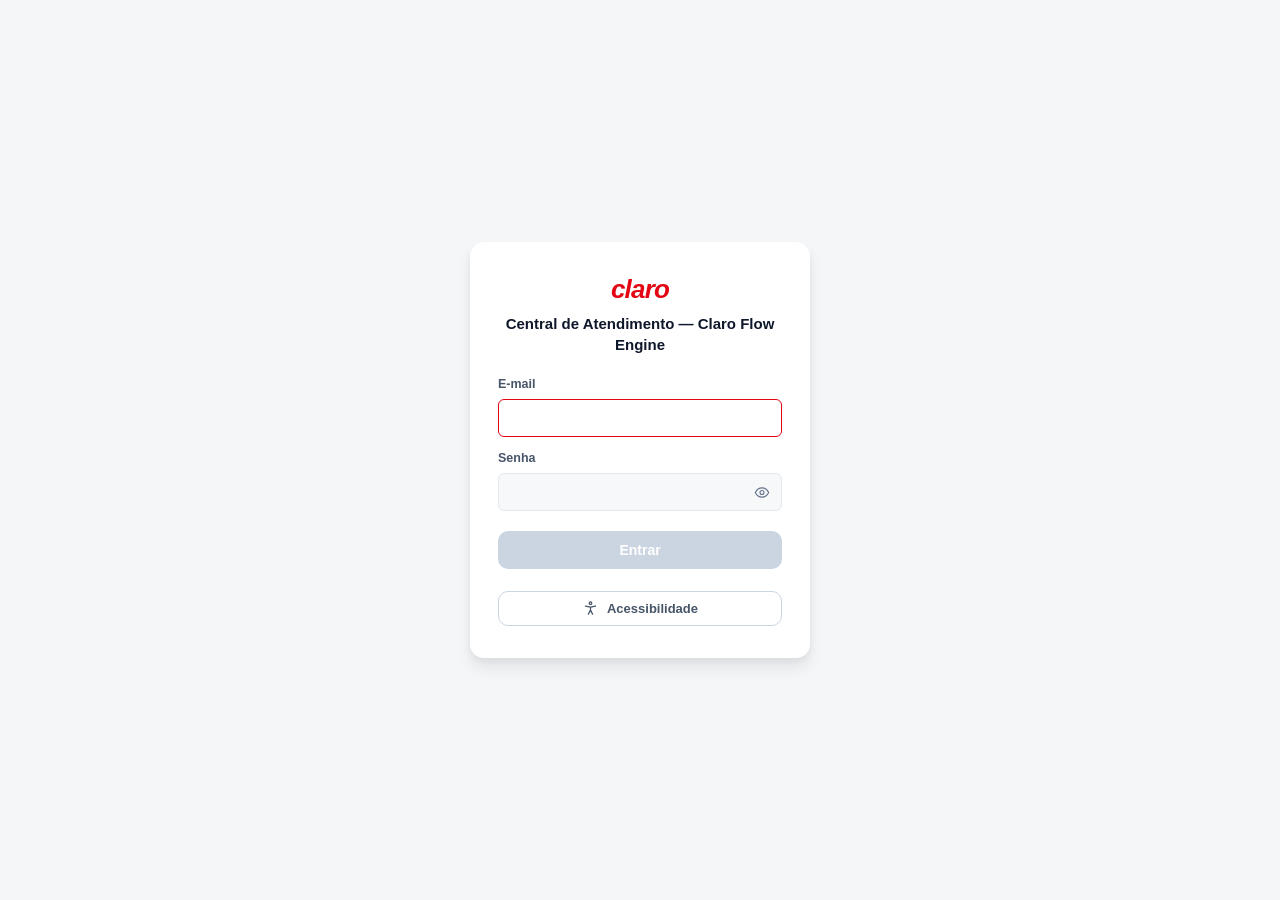
<file: channels/attendant-panel/index.html>
<!DOCTYPE html>
<html lang="pt-BR">
<head>
  <meta charset="UTF-8" />
  <meta name="viewport" content="width=device-width, initial-scale=1.0" />
  <title>Central Operacional CFE</title>
  <link rel="icon" href="data:," />
  <link rel="stylesheet" href="styles.css" />
  <link rel="stylesheet" href="a11y.css" />
  <script src="a11y.js"></script>
  <script src="a11y-ui.js" defer></script>
</head>
<body>
  <a class="skip-link" href="#main">Pular para o conteúdo</a>

  <!-- Tela de login (FASE 4.1, item C.2) — mostrada sempre que não há sessão válida; .app-layout
       começa escondido via HTML mesmo (não só JS) para nunca "piscar" o painel antes da checagem. -->
  <main id="login-screen" class="login-screen">
    <form id="login-form" class="login-card" novalidate>
      <div class="login-brand">
        <div class="sidebar-logo login-logo">claro</div>
        <h1 class="login-title">Central de Atendimento — Claro Flow Engine</h1>
      </div>

      <div id="login-error" class="login-error hidden" role="alert"></div>

      <label for="login-email" class="login-label">E-mail</label>
      <input id="login-email" type="email" class="login-input" autocomplete="username" required />

      <label for="login-password" class="login-label">Senha</label>
      <div class="login-password-wrapper">
        <input id="login-password" type="password" class="login-input" autocomplete="current-password" required />
        <button type="button" class="login-password-toggle" id="login-password-toggle" aria-label="Mostrar senha">
          <svg viewBox="0 0 24 24" fill="none" xmlns="http://www.w3.org/2000/svg" width="17" height="17" aria-hidden="true"><path d="M2 12s3.5-7 10-7 10 7 10 7-3.5 7-10 7-10-7-10-7z" stroke="currentColor" stroke-width="1.7" stroke-linecap="round" stroke-linejoin="round"/><circle cx="12" cy="12" r="3" stroke="currentColor" stroke-width="1.7"/></svg>
        </button>
      </div>

      <button type="submit" class="login-submit-button" id="login-submit-button" disabled>
        <span class="login-submit-spinner" aria-hidden="true"></span>
        <span id="login-submit-text">Entrar</span>
      </button>

      <button type="button" class="a11y-toggle a11y-toggle--login" aria-keyshortcuts="Alt+Shift+A" title="Acessibilidade (Alt+Shift+A)">
        <svg viewBox="0 0 24 24" fill="none" xmlns="http://www.w3.org/2000/svg" width="17" height="17" aria-hidden="true"><circle cx="12" cy="4.5" r="1.8" stroke="currentColor" stroke-width="1.8"/><path d="M5 8.5l7 1.5 7-1.5M12 10v4l-3 6M12 14l3 6" stroke="currentColor" stroke-width="1.8" stroke-linecap="round" stroke-linejoin="round"/></svg>
        <span>Acessibilidade</span>
      </button>
    </form>
  </main>

  <div class="layout hidden" id="app-layout">

    <aside class="sidebar">
      <div class="sidebar-brand">
        <div class="sidebar-logo">claro</div>
        <div class="sidebar-brand-subtitle">Central de Atendimento</div>
      </div>

      <!-- Dados do usuário logado (FASE 4.1, item C.4) — preenchidos via JS a partir de GET /auth/me. -->
      <div class="attendant-card">
        <div class="attendant-avatar" id="attendant-avatar">--</div>
        <div class="attendant-info">
          <div class="attendant-name" id="attendant-name">—</div>
          <div class="attendant-role" id="attendant-role">—</div>
          <div class="attendant-status"><span class="status-dot-pulse" aria-hidden="true"></span>Em atendimento</div>
        </div>
        <button type="button" class="attendant-logout-button" id="sidebar-logout-button" aria-label="Sair">
          <svg viewBox="0 0 24 24" fill="none" xmlns="http://www.w3.org/2000/svg" width="16" height="16" aria-hidden="true"><path d="M15 17l5-5-5-5" stroke="currentColor" stroke-width="1.8" stroke-linecap="round" stroke-linejoin="round"/><path d="M20 12H9" stroke="currentColor" stroke-width="1.8" stroke-linecap="round"/><path d="M12 19H6a2 2 0 01-2-2V7a2 2 0 012-2h6" stroke="currentColor" stroke-width="1.8" stroke-linecap="round" stroke-linejoin="round"/></svg>
        </button>
      </div>

      <!-- Itens de menu exclusivos de um perfil usam data-role="manager" (ou "attendant") — a função
           applyRoleVisibility(role), em app.js, escondo/mostra conforme o perfil logado (FASE 4.1,
           item C.4). Nenhum item usa isso ainda nesta fase; a FASE 4.2 adiciona "Visão do Gestor"
           com data-role="manager". A proteção real continua sendo a policy ManagerOnly no backend
           (B.3) — esconder o item é só experiência de uso, não segurança. -->
      <nav class="sidebar-nav" aria-label="Navegação principal">
        <button type="button" class="sidebar-nav-item active" id="nav-visao-geral" data-view="visao-geral" data-role="manager" aria-current="page">
          <span class="sidebar-nav-icon" aria-hidden="true">
            <svg viewBox="0 0 24 24" fill="none" xmlns="http://www.w3.org/2000/svg" width="17" height="17"><rect x="3" y="3" width="7" height="7" rx="1.5" stroke="currentColor" stroke-width="1.7"/><rect x="14" y="3" width="7" height="7" rx="1.5" stroke="currentColor" stroke-width="1.7"/><rect x="3" y="14" width="7" height="7" rx="1.5" stroke="currentColor" stroke-width="1.7"/><rect x="14" y="14" width="7" height="7" rx="1.5" stroke="currentColor" stroke-width="1.7"/></svg>
          </span>
          Visão geral
        </button>
        <button type="button" class="sidebar-nav-item" id="nav-consulta" data-view="consulta">
          <span class="sidebar-nav-icon">
            <svg aria-hidden="true" viewBox="0 0 24 24" fill="none" xmlns="http://www.w3.org/2000/svg" width="17" height="17"><circle cx="11" cy="11" r="7" stroke="currentColor" stroke-width="1.8"/><line x1="21" y1="21" x2="16.5" y2="16.5" stroke="currentColor" stroke-width="1.8" stroke-linecap="round"/></svg>
          </span>
          Consulta de jornada
        </button>
        <button type="button" class="sidebar-nav-item" id="nav-jornadas-ativas" data-view="jornadas-ativas">
          <span class="sidebar-nav-icon">
            <svg aria-hidden="true" viewBox="0 0 24 24" fill="none" xmlns="http://www.w3.org/2000/svg" width="17" height="17"><line x1="4" y1="6" x2="20" y2="6" stroke="currentColor" stroke-width="1.8" stroke-linecap="round"/><line x1="4" y1="12" x2="20" y2="12" stroke="currentColor" stroke-width="1.8" stroke-linecap="round"/><line x1="4" y1="18" x2="14" y2="18" stroke="currentColor" stroke-width="1.8" stroke-linecap="round"/></svg>
          </span>
          Jornadas ativas
          <span class="sidebar-nav-badge hidden" id="active-journeys-badge">0</span>
        </button>
        <button type="button" class="sidebar-nav-item" id="nav-alertas" data-view="alertas" data-role="manager">
          <span class="sidebar-nav-icon" aria-hidden="true">
            <svg viewBox="0 0 24 24" fill="none" xmlns="http://www.w3.org/2000/svg" width="17" height="17"><path d="M18 8a6 6 0 10-12 0c0 6.5-3 9-3 9h18s-3-2.5-3-9" stroke="currentColor" stroke-width="1.7" stroke-linecap="round" stroke-linejoin="round"/><path d="M13.8 21a2 2 0 01-3.6 0" stroke="currentColor" stroke-width="1.7" stroke-linecap="round"/></svg>
          </span>
          Alertas
          <span class="sidebar-nav-badge hidden" id="alerts-badge">0</span>
        </button>
        <button type="button" class="sidebar-nav-item" id="nav-metricas" data-view="metricas">
          <span class="sidebar-nav-icon">
            <svg aria-hidden="true" viewBox="0 0 24 24" fill="none" xmlns="http://www.w3.org/2000/svg" width="17" height="17"><line x1="5" y1="20" x2="5" y2="12" stroke="currentColor" stroke-width="1.8" stroke-linecap="round"/><line x1="12" y1="20" x2="12" y2="6" stroke="currentColor" stroke-width="1.8" stroke-linecap="round"/><line x1="19" y1="20" x2="19" y2="15" stroke="currentColor" stroke-width="1.8" stroke-linecap="round"/></svg>
          </span>
          Métricas
        </button>
        <button type="button" class="sidebar-nav-item" id="nav-oportunidades" data-view="oportunidades">
          <span class="sidebar-nav-icon">
            <svg aria-hidden="true" viewBox="0 0 24 24" fill="none" xmlns="http://www.w3.org/2000/svg" width="17" height="17"><path d="M12 2l2.5 6.5L21 11l-6.5 2.5L12 20l-2.5-6.5L3 11l6.5-2.5L12 2z" stroke="currentColor" stroke-width="1.6" stroke-linejoin="round"/></svg>
          </span>
          Oportunidades
          <span class="sidebar-nav-badge hidden" id="opportunities-badge">0</span>
        </button>
        <button type="button" class="sidebar-nav-item" id="nav-configuracoes" data-view="configuracoes">
          <span class="sidebar-nav-icon">
            <svg aria-hidden="true" viewBox="0 0 24 24" fill="none" xmlns="http://www.w3.org/2000/svg" width="17" height="17"><circle cx="12" cy="12" r="3" stroke="currentColor" stroke-width="1.7"/><path d="M19.4 15a1.65 1.65 0 00.33 1.82l.06.06a2 2 0 010 2.83 2 2 0 01-2.83 0l-.06-.06a1.65 1.65 0 00-1.82-.33 1.65 1.65 0 00-1 1.51V21a2 2 0 01-2 2 2 2 0 01-2-2v-.09A1.65 1.65 0 009 19.4a1.65 1.65 0 00-1.82.33l-.06.06a2 2 0 01-2.83 0 2 2 0 010-2.83l.06-.06a1.65 1.65 0 00.33-1.82 1.65 1.65 0 00-1.51-1H3a2 2 0 01-2-2 2 2 0 012-2h.09A1.65 1.65 0 004.6 9a1.65 1.65 0 00-.33-1.82l-.06-.06a2 2 0 010-2.83 2 2 0 012.83 0l.06.06a1.65 1.65 0 001.82.33H9a1.65 1.65 0 001-1.51V3a2 2 0 012-2 2 2 0 012 2v.09a1.65 1.65 0 001 1.51 1.65 1.65 0 001.82-.33l.06-.06a2 2 0 012.83 0 2 2 0 010 2.83l-.06.06a1.65 1.65 0 00-.33 1.82V9a1.65 1.65 0 001.51 1H21a2 2 0 012 2 2 2 0 01-2 2h-.09a1.65 1.65 0 00-1.51 1z" stroke="currentColor" stroke-width="1.5" stroke-linecap="round" stroke-linejoin="round"/></svg>
          </span>
          Configurações
        </button>
      </nav>

      <div class="sidebar-footer">CFE v1.0 — Central Operacional</div>
    </aside>

    <main class="main" id="main" tabindex="-1">
      <header class="main-header">
        <div>
          <h1 id="main-title" tabindex="-1">Visão geral</h1>
          <p class="main-subtitle" id="main-subtitle">Acompanhe a operação e priorize clientes que precisam de atenção</p>
        </div>
        <div class="main-header-tools">
          <button type="button" class="notification-button" id="notification-button" data-role="manager" aria-label="Abrir alertas operacionais" title="Alertas operacionais">
            <svg viewBox="0 0 24 24" fill="none" xmlns="http://www.w3.org/2000/svg" width="18" height="18" aria-hidden="true"><path d="M18 8a6 6 0 10-12 0c0 6.5-3 9-3 9h18s-3-2.5-3-9" stroke="currentColor" stroke-width="1.8" stroke-linecap="round" stroke-linejoin="round"/><path d="M13.8 21a2 2 0 01-3.6 0" stroke="currentColor" stroke-width="1.8" stroke-linecap="round"/></svg>
            <span class="notification-badge hidden" id="notification-badge" aria-hidden="true">0</span>
          </button>
          <button type="button" class="a11y-toggle" aria-keyshortcuts="Alt+Shift+A" title="Acessibilidade (Alt+Shift+A)">
            <svg viewBox="0 0 24 24" fill="none" xmlns="http://www.w3.org/2000/svg" width="17" height="17" aria-hidden="true"><circle cx="12" cy="4.5" r="1.8" stroke="currentColor" stroke-width="1.8"/><path d="M5 8.5l7 1.5 7-1.5M12 10v4l-3 6M12 14l3 6" stroke="currentColor" stroke-width="1.8" stroke-linecap="round" stroke-linejoin="round"/></svg>
            <span>Acessibilidade</span>
          </button>
          <div class="header-clock" id="header-clock" aria-live="off"></div>
        </div>
      </header>

      <div id="degraded-banner" class="degraded-banner hidden" role="alert">
        <span id="degraded-banner-text"></span>
      </div>

      <!-- Visão Geral — central operacional com dados reais -->
      <div id="view-visao-geral" class="main-view">
        <section class="overview-kpis" aria-label="Indicadores operacionais">
          <article class="overview-kpi-card overview-kpi-card--open">
            <span class="overview-kpi-icon" aria-hidden="true"><svg viewBox="0 0 24 24" fill="none" stroke="currentColor" stroke-width="2" stroke-linecap="round" stroke-linejoin="round"><path d="M4 20V10"></path><path d="M12 20V4"></path><path d="M20 20v-7"></path></svg></span>
            <span class="overview-kpi-label">Jornadas em andamento</span>
            <strong class="overview-kpi-value" id="overview-open-value" aria-live="polite">—</strong>
            <span class="overview-kpi-caption">status em andamento</span>
          </article>
          <article class="overview-kpi-card overview-kpi-card--attention">
            <span class="overview-kpi-icon" aria-hidden="true"><svg viewBox="0 0 24 24" fill="none" stroke="currentColor" stroke-width="2" stroke-linecap="round" stroke-linejoin="round"><circle cx="12" cy="12" r="9"></circle><path d="M12 7v5l3 3"></path></svg></span>
            <span class="overview-kpi-label">Requerem atenção</span>
            <strong class="overview-kpi-value" id="overview-attention-value" aria-live="polite">—</strong>
            <span class="overview-kpi-caption">acima do limite esperado</span>
          </article>
          <article class="overview-kpi-card overview-kpi-card--critical">
            <span class="overview-kpi-icon" aria-hidden="true"><svg viewBox="0 0 24 24" fill="none" stroke="currentColor" stroke-width="2" stroke-linecap="round" stroke-linejoin="round"><path d="M10.3 3.9L1.8 18a2 2 0 001.7 3h17a2 2 0 001.7-3L13.7 3.9a2 2 0 00-3.4 0z"></path><path d="M12 9v4"></path><path d="M12 17h.01"></path></svg></span>
            <span class="overview-kpi-label">Alertas críticos</span>
            <strong class="overview-kpi-value" id="overview-critical-value" aria-live="polite">—</strong>
            <span class="overview-kpi-caption">prioridade imediata</span>
          </article>
          <article class="overview-kpi-card overview-kpi-card--escalated">
            <span class="overview-kpi-icon" aria-hidden="true"><svg viewBox="0 0 24 24" fill="none" stroke="currentColor" stroke-width="2" stroke-linecap="round" stroke-linejoin="round"><line x1="7" y1="17" x2="17" y2="7"></line><polyline points="8 7 17 7 17 16"></polyline></svg></span>
            <span class="overview-kpi-label">Escaladas</span>
            <strong class="overview-kpi-value" id="overview-escalated-value" aria-live="polite">—</strong>
            <span class="overview-kpi-caption">aguardando outra área</span>
          </article>
          <article class="overview-kpi-card overview-kpi-card--today">
            <span class="overview-kpi-icon" aria-hidden="true"><svg viewBox="0 0 24 24" fill="none" stroke="currentColor" stroke-width="2" stroke-linecap="round" stroke-linejoin="round"><rect x="3" y="5" width="18" height="16" rx="2"></rect><path d="M16 3v4M8 3v4M3 10h18"></path></svg></span>
            <span class="overview-kpi-label">Jornadas hoje</span>
            <strong class="overview-kpi-value" id="overview-today-value" aria-live="polite">—</strong>
            <span class="overview-kpi-caption">desde 00:00</span>
          </article>
        </section>

        <section class="panel-block operational-section" aria-labelledby="overview-attention-title">
          <div class="section-heading-row">
            <div>
              <h2 id="overview-attention-title">Requerem atenção</h2>
              <p>As jornadas mais urgentes por tempo sem atividade.</p>
            </div>
            <button type="button" class="text-action-button" id="overview-open-alerts">Ver todos os alertas</button>
          </div>
          <div id="overview-alerts-loading" class="inline-state" role="status">Carregando alertas...</div>
          <div id="overview-alerts-list" class="overview-alerts-list"></div>
          <div id="overview-alerts-empty" class="positive-empty-state hidden">
            <svg viewBox="0 0 24 24" fill="none" stroke="currentColor" stroke-width="1.8" stroke-linecap="round" stroke-linejoin="round" aria-hidden="true"><circle cx="12" cy="12" r="9"></circle><path d="M8 12.5l2.5 2.5 5.5-6"></path></svg>
            <span>Todas as jornadas estão dentro do tempo esperado.</span>
          </div>
          <p id="overview-alerts-error" class="inline-error hidden" role="alert">Não foi possível carregar os alertas agora.</p>
        </section>

        <section class="panel-block operational-section" aria-labelledby="queue-title">
          <div class="section-heading-row">
            <div>
              <h2 id="queue-title">Fila de atendimento</h2>
              <p>Jornadas abertas em todos os canais.</p>
            </div>
            <span class="queue-count" id="queue-count" aria-live="polite"></span>
          </div>

          <div class="queue-filters" aria-label="Filtros da fila">
            <label class="queue-filter queue-filter--search">
              <span>Pesquisa</span>
              <input type="search" id="queue-filter-search" placeholder="Nome, CPF ou telefone" autocomplete="off" />
            </label>
            <label class="queue-filter">
              <span>Intenção</span>
              <select id="queue-filter-intent">
                <option value="">Todas</option>
                <option value="change_plan">Troca de plano</option>
                <option value="dispute_charge">Contestação de cobrança</option>
              </select>
            </label>
            <label class="queue-filter">
              <span>Canal</span>
              <select id="queue-filter-channel">
                <option value="">Todos</option>
                <option value="whatsapp">WhatsApp</option>
                <option value="app">App Minha Claro</option>
                <option value="call">Central telefônica</option>
                <option value="panel">Painel/outros</option>
              </select>
            </label>
            <label class="queue-filter">
              <span>Prioridade</span>
              <select id="queue-filter-priority">
                <option value="">Todas</option>
                <option value="normal">Normal</option>
                <option value="warning">Atenção</option>
                <option value="critical">Crítico</option>
              </select>
            </label>
            <label class="queue-filter">
              <span>Ordenação</span>
              <select id="queue-sort">
                <option value="inactivity_desc">Mais tempo sem resposta</option>
                <option value="recent">Mais recentes</option>
                <option value="oldest">Mais antigas</option>
              </select>
            </label>
          </div>

          <div id="queue-loading" class="inline-state" role="status">Carregando fila...</div>
          <div id="queue-table-wrapper" class="table-scroll hidden">
            <table class="mock-table operational-table" id="queue-table">
              <caption class="sr-only">Fila operacional de jornadas abertas</caption>
              <thead><tr>
                <th scope="col">Cliente</th><th scope="col">Intenção</th><th scope="col">Etapa</th><th scope="col">Canal</th>
                <th scope="col">Início</th><th scope="col">Última atividade</th><th scope="col">Tempo sem atividade</th><th scope="col">Prioridade</th>
              </tr></thead>
              <tbody id="queue-body"></tbody>
            </table>
          </div>
          <div id="queue-empty" class="table-empty-state hidden">Nenhuma jornada corresponde aos filtros selecionados.</div>
          <p id="queue-error" class="inline-error hidden" role="alert">Não foi possível carregar a fila agora.</p>
        </section>
      </div>

      <!-- Alertas operacionais -->
      <div id="view-alertas" class="main-view hidden">
        <section class="alert-summary-grid" aria-label="Resumo dos alertas">
          <article class="alert-summary-card alert-summary-card--critical"><span>Críticos</span><strong id="alerts-critical-value">—</strong></article>
          <article class="alert-summary-card alert-summary-card--warning"><span>Atenção</span><strong id="alerts-warning-value">—</strong></article>
          <article class="alert-summary-card"><span>Total</span><strong id="alerts-total-value">—</strong></article>
        </section>
        <div id="alerts-loading" class="inline-state" role="status">Carregando alertas operacionais...</div>
        <div id="alerts-list" class="alerts-list"></div>
        <div id="alerts-empty" class="positive-empty-state positive-empty-state--large hidden">
          <svg viewBox="0 0 24 24" fill="none" stroke="currentColor" stroke-width="1.8" stroke-linecap="round" stroke-linejoin="round" aria-hidden="true"><circle cx="12" cy="12" r="9"></circle><path d="M8 12.5l2.5 2.5 5.5-6"></path></svg>
          <div><strong>Nenhum alerta operacional</strong><span>Todas as jornadas abertas estão dentro do tempo esperado.</span></div>
        </div>
        <p id="alerts-error" class="inline-error hidden" role="alert">Não foi possível carregar os alertas agora.</p>
      </div>

      <div id="view-consulta" class="main-view hidden">

      <form id="search-form" class="search-form">
        <div class="search-input-wrapper">
          <span class="search-input-icon" aria-hidden="true">
            <svg aria-hidden="true" viewBox="0 0 24 24" fill="none" xmlns="http://www.w3.org/2000/svg" width="17" height="17"><circle cx="11" cy="11" r="7" stroke="currentColor" stroke-width="1.8"/><line x1="21" y1="21" x2="16.5" y2="16.5" stroke="currentColor" stroke-width="1.8" stroke-linecap="round"/></svg>
          </span>
          <input id="search-input" type="text" placeholder="Digite CPF ou telefone do cliente" autocomplete="off" aria-label="CPF ou telefone do cliente" />
        </div>
        <button type="submit">
          <svg aria-hidden="true" viewBox="0 0 24 24" fill="none" xmlns="http://www.w3.org/2000/svg" width="15" height="15"><circle cx="11" cy="11" r="7" stroke="currentColor" stroke-width="1.9"/><line x1="21" y1="21" x2="16.5" y2="16.5" stroke="currentColor" stroke-width="1.9" stroke-linecap="round"/></svg>
          Buscar
        </button>
      </form>
      <p class="search-hint">Aceita CPF (11 dígitos) ou telefone com DDD (13 dígitos).</p>

      <div id="search-message" class="search-message hidden" role="status" aria-live="polite"></div>

      <!-- Empty state -->
      <div id="empty-state" class="empty-state">
        <div class="empty-state-icon" aria-hidden="true">
          <svg aria-hidden="true" viewBox="0 0 24 24" fill="none" xmlns="http://www.w3.org/2000/svg" width="52" height="52"><circle cx="10" cy="8" r="3.5" stroke="currentColor" stroke-width="1.4"/><path d="M3.5 19c1.4-3.3 3.8-5 6.5-5" stroke="currentColor" stroke-width="1.4" stroke-linecap="round"/><circle cx="16.5" cy="16.5" r="4" stroke="currentColor" stroke-width="1.4"/><line x1="19.3" y1="19.3" x2="22" y2="22" stroke="currentColor" stroke-width="1.4" stroke-linecap="round"/></svg>
        </div>
        <h2>Nenhum cliente em consulta</h2>
        <p>Digite o CPF ou telefone do cliente no campo acima<br />para visualizar o contexto completo da jornada.</p>

        <div class="empty-state-suggestions">
          <div class="suggestion-card">
            <span class="suggestion-label">Última consulta</span>
            <span class="suggestion-value">Ana Silva — há 5 min</span>
          </div>
          <div class="suggestion-card">
            <span class="suggestion-label">Cliente frequente</span>
            <span class="suggestion-value">Carlos Mendes</span>
          </div>
          <div class="suggestion-card">
            <span class="suggestion-label">Aguardando retomada</span>
            <span class="suggestion-value">Mariana Souza</span>
          </div>
        </div>
      </div>

      <!-- Dados do Cliente -->
      <section id="customer-block" class="panel-block customer-hero hidden">
        <div class="customer-hero-header">
          <div class="customer-avatar" id="customer-avatar">--</div>
          <div class="customer-hero-info">
            <div id="customer-name" class="customer-hero-name"></div>
            <div class="customer-hero-cpf-row">
              <span id="customer-cpf" class="customer-hero-cpf"></span>
              <button type="button" id="reveal-cpf-button" class="reveal-cpf-button hidden" aria-label="Mostrar CPF completo">
                <svg viewBox="0 0 24 24" fill="none" xmlns="http://www.w3.org/2000/svg" width="14" height="14" aria-hidden="true"><path d="M2 12s3.5-6.5 10-6.5S22 12 22 12s-3.5 6.5-10 6.5S2 12 2 12z" stroke="currentColor" stroke-width="1.7" stroke-linejoin="round"/><circle cx="12" cy="12" r="2.6" stroke="currentColor" stroke-width="1.7"/></svg>
                Mostrar CPF completo
              </button>
            </div>
          </div>
          <div class="customer-tenure-badge" id="customer-tenure-badge">Cliente desde —</div>
        </div>
        <div class="customer-hero-divider"></div>
        <div class="customer-detail-grid">
          <div class="detail-item">
            <span class="detail-icon" aria-hidden="true">
              <svg aria-hidden="true" viewBox="0 0 24 24" fill="none" xmlns="http://www.w3.org/2000/svg" width="14" height="14"><path d="M4 5c0-1 1-2 2-2h2l2 5-2 1.5c1 2.5 2.5 4 5 5l1.5-2 5 2v2c0 1-1 2-2 2C10 18.5 4.5 13 4 5z" stroke="currentColor" stroke-width="1.6" stroke-linejoin="round"/></svg>
            </span>
            <div>
              <span class="detail-label">Telefone</span>
              <span id="customer-phone" class="detail-value"></span>
            </div>
          </div>
          <div class="detail-item">
            <span class="detail-icon" aria-hidden="true">
              <svg aria-hidden="true" viewBox="0 0 20 14" fill="currentColor" xmlns="http://www.w3.org/2000/svg" width="14" height="10"><rect x="0" y="9" width="3" height="5" rx="0.5"/><rect x="5.5" y="6" width="3" height="8" rx="0.5"/><rect x="11" y="3" width="3" height="11" rx="0.5"/><rect x="16.5" y="0" width="3" height="14" rx="0.5"/></svg>
            </span>
            <div>
              <span class="detail-label">Plano atual</span>
              <span id="customer-plan" class="detail-value"></span>
            </div>
          </div>
          <div class="detail-item">
            <span class="detail-icon" aria-hidden="true">
              <svg aria-hidden="true" viewBox="0 0 24 24" fill="none" xmlns="http://www.w3.org/2000/svg" width="14" height="14"><rect x="3.5" y="4.5" width="17" height="16" rx="2" stroke="currentColor" stroke-width="1.6"/><line x1="3.5" y1="9.5" x2="20.5" y2="9.5" stroke="currentColor" stroke-width="1.6"/><line x1="8" y1="2.5" x2="8" y2="6.5" stroke="currentColor" stroke-width="1.6" stroke-linecap="round"/><line x1="16" y1="2.5" x2="16" y2="6.5" stroke="currentColor" stroke-width="1.6" stroke-linecap="round"/></svg>
            </span>
            <div>
              <span class="detail-label">Vencimento</span>
              <span id="customer-billing-due-day" class="detail-value detail-value-muted">—</span>
            </div>
          </div>
          <div class="detail-item">
            <span class="detail-icon" aria-hidden="true">
              <svg aria-hidden="true" viewBox="0 0 24 24" fill="none" xmlns="http://www.w3.org/2000/svg" width="14" height="14"><circle cx="8" cy="8" r="2.8" stroke="currentColor" stroke-width="1.5"/><circle cx="16.5" cy="9" r="2.3" stroke="currentColor" stroke-width="1.5"/><path d="M2.5 18c1-3 3.2-4.5 5.5-4.5s4.5 1.5 5.5 4.5" stroke="currentColor" stroke-width="1.5" stroke-linecap="round"/><path d="M14.5 14c2 .2 3.7 1.6 4.5 4" stroke="currentColor" stroke-width="1.5" stroke-linecap="round"/></svg>
            </span>
            <div>
              <span class="detail-label">Segmento</span>
              <span id="customer-segment" class="detail-value detail-value-muted">—</span>
            </div>
          </div>
          <div class="detail-item">
            <span class="detail-icon" aria-hidden="true">
              <svg aria-hidden="true" viewBox="0 0 24 24" fill="none" xmlns="http://www.w3.org/2000/svg" width="14" height="14"><circle cx="12" cy="12" r="9.5" stroke="currentColor" stroke-width="1.6"/><path d="M12 7v5l3.5 2" stroke="currentColor" stroke-width="1.6" stroke-linecap="round" stroke-linejoin="round"/></svg>
            </span>
            <div>
              <span class="detail-label">Cliente desde</span>
              <span id="customer-since" class="detail-value detail-value-muted">—</span>
            </div>
          </div>
          <div class="detail-item">
            <span class="detail-icon" aria-hidden="true">
              <svg aria-hidden="true" viewBox="0 0 24 24" fill="none" xmlns="http://www.w3.org/2000/svg" width="14" height="14"><path d="M21 11.5a8.5 8.5 0 01-12.3 7.6L4 20l1-4.5A8.5 8.5 0 1121 11.5z" stroke="currentColor" stroke-width="1.6" stroke-linejoin="round"/></svg>
            </span>
            <div>
              <span class="detail-label">Meio preferido</span>
              <span id="customer-preferred-channel" class="detail-value detail-value-muted">—</span>
            </div>
          </div>
        </div>

        <!-- Portabilidade dos dados, Art. 18, V da LGPD (FASE 4.3, item C.5) -->
        <div class="customer-actions-row">
          <button type="button" id="export-customer-data-button" class="customer-action-button" title="Exportar dados (LGPD)">
            <svg viewBox="0 0 24 24" fill="none" xmlns="http://www.w3.org/2000/svg" width="15" height="15" aria-hidden="true"><path d="M12 3v12m0 0l-4-4m4 4l4-4" stroke="currentColor" stroke-width="2" stroke-linecap="round" stroke-linejoin="round"/><path d="M5 17v2a2 2 0 002 2h10a2 2 0 002-2v-2" stroke="currentColor" stroke-width="2" stroke-linecap="round"/></svg>
            Exportar dados (LGPD)
          </button>
        </div>
      </section>

      <!-- Resumo do cliente com IA ou por regras (FASE 4.4, Bloco C): gerado sob demanda, nunca ao abrir a consulta -->
      <section id="ai-summary-block" class="panel-block ai-summary-block hidden" aria-labelledby="ai-summary-title" aria-busy="false">
        <div class="section-heading-row">
          <div>
            <h2 id="ai-summary-title">Resumo do cliente</h2>
            <p>Apoio para começar o atendimento. Não substitui a leitura da jornada.</p>
          </div>
        </div>
        <div id="ai-summary-initial" class="ai-summary-initial">
          <p class="ai-summary-hint">Gere um resumo do histórico deste cliente para começar o atendimento mais rápido.</p>
          <button type="button" class="ai-summary-button" id="ai-summary-generate" data-ai-summary-action>
            <svg viewBox="0 0 24 24" fill="none" stroke="currentColor" stroke-width="1.8" stroke-linecap="round" stroke-linejoin="round" width="15" height="15" aria-hidden="true"><path d="M12 3l1.8 5.2L19 10l-5.2 1.8L12 17l-1.8-5.2L5 10l5.2-1.8z"></path></svg>
            Gerar resumo
          </button>
        </div>
        <div id="ai-summary-loading" class="ai-summary-loading hidden" role="status">
          <span class="ai-summary-spinner" aria-hidden="true"></span>
          <span>Analisando o histórico…</span>
        </div>
        <div id="ai-summary-result" class="ai-summary-result hidden" aria-live="polite"></div>
        <p id="ai-summary-error" class="inline-error hidden" role="alert"></p>
      </section>

      <!-- Status da Jornada -->
      <section id="status-block" class="panel-block hidden" tabindex="-1" aria-labelledby="journey-status-title">
        <h2 id="journey-status-title">Jornada em andamento</h2>
        <div class="journey-status-columns">
          <div class="journey-status-col">
            <span class="col-label">Status</span>
            <span id="journey-status-badge" class="status-badge"></span>
          </div>
          <div class="journey-status-col">
            <span class="col-label">Intenção</span>
            <span id="journey-intent" class="data-value"></span>
          </div>
          <div class="journey-status-col">
            <span class="col-label">Etapa atual</span>
            <span id="journey-current-step" class="data-value"></span>
          </div>
          <div class="journey-status-col">
            <span class="col-label">Canais</span>
            <div class="channel-flow">
              <span class="channel-chip" id="journey-origin-channel-chip">
                <span class="channel-chip-icon" id="journey-origin-channel-icon"></span>
                <span id="journey-origin-channel"></span>
              </span>
              <span class="channel-flow-arrow" id="channel-flow-arrow" aria-hidden="true">
                <svg aria-hidden="true" viewBox="0 0 24 24" fill="none" xmlns="http://www.w3.org/2000/svg" width="15" height="15"><line x1="4" y1="12" x2="19" y2="12" stroke="currentColor" stroke-width="1.8" stroke-linecap="round"/><polyline points="13 6 19 12 13 18" stroke="currentColor" stroke-width="1.8" stroke-linecap="round" stroke-linejoin="round"/></svg>
              </span>
              <span class="channel-chip channel-chip-current" id="journey-current-channel-chip">
                <span class="channel-chip-icon" id="journey-current-channel-icon"></span>
                <span id="journey-current-channel">—</span>
              </span>
            </div>
          </div>
          <div class="journey-status-col">
            <span class="col-label">Início da jornada</span>
            <span id="journey-started-at" class="data-value"></span>
          </div>
          <div class="journey-status-col">
            <span class="col-label">Última atividade</span>
            <span id="journey-last-activity" class="data-value"></span>
          </div>
          <div class="journey-status-col">
            <span class="col-label">Tempo total</span>
            <span id="journey-total-duration" class="data-value"></span>
          </div>
          <div class="journey-status-col">
            <span class="col-label">Tempo sem atividade</span>
            <span id="journey-inactivity-duration" class="data-value"></span>
          </div>
        </div>

        <div id="journey-operational-alert" class="journey-operational-alert hidden" role="alert">
          <span class="journey-operational-alert-icon" aria-hidden="true">
            <svg viewBox="0 0 24 24" fill="none" stroke="currentColor" stroke-width="2" stroke-linecap="round" stroke-linejoin="round"><path d="M10.3 3.9L1.8 18a2 2 0 001.7 3h17a2 2 0 001.7-3L13.7 3.9a2 2 0 00-3.4 0z"></path><path d="M12 9v4"></path><path d="M12 17h.01"></path></svg>
          </span>
          <span id="journey-operational-alert-text"></span>
        </div>

        <!-- Motivo + descrição do cliente na contestação de cobrança (FASE 3, Bloco A) -->
        <div id="customer-description-block" class="customer-description-block hidden">
          <div id="customer-dispute-reason-row" class="hidden">
            <span class="col-label">Motivo da contestação</span>
            <p id="customer-dispute-reason-text" class="customer-description-text"></p>
          </div>
          <div id="customer-description-row" class="hidden">
            <span class="col-label">Descrição do cliente</span>
            <p id="customer-description-text" class="customer-description-text"></p>
          </div>
        </div>

        <!-- Ações do atendente: concluir ou escalar a jornada (FASE 3.5, item B.1) — só quando status = 'open' -->
        <div id="journey-actions-row" class="journey-actions-row hidden">
          <button type="button" class="journey-action-button journey-action-button--conclude" id="conclude-journey-button">
            <svg viewBox="0 0 24 24" fill="none" xmlns="http://www.w3.org/2000/svg" width="15" height="15" aria-hidden="true"><polyline points="4 12 9.5 17.5 20 6" stroke="currentColor" stroke-width="2.2" stroke-linecap="round" stroke-linejoin="round"/></svg>
            Concluir jornada
          </button>
          <button type="button" class="journey-action-button journey-action-button--escalate" id="escalate-journey-button">
            <svg viewBox="0 0 24 24" fill="none" xmlns="http://www.w3.org/2000/svg" width="15" height="15" aria-hidden="true"><line x1="7" y1="17" x2="17" y2="7" stroke="currentColor" stroke-width="2.2" stroke-linecap="round"/><polyline points="8 7 17 7 17 16" stroke="currentColor" stroke-width="2.2" stroke-linecap="round" stroke-linejoin="round"/></svg>
            Escalar
          </button>
        </div>

        <!-- Badge informativo quando a jornada está escalada (FASE 3.5, item B.1) -->
        <div id="journey-escalated-info" class="journey-escalated-info hidden">
          <svg viewBox="0 0 24 24" fill="none" xmlns="http://www.w3.org/2000/svg" width="15" height="15" aria-hidden="true"><circle cx="12" cy="12" r="9.5" stroke="currentColor" stroke-width="1.8"/><line x1="9.5" y1="9" x2="9.5" y2="15" stroke="currentColor" stroke-width="1.8" stroke-linecap="round"/><line x1="14.5" y1="9" x2="14.5" y2="15" stroke="currentColor" stroke-width="1.8" stroke-linecap="round"/></svg>
          <span>Escalada para <strong id="journey-escalated-area"></strong> — aguardando desfecho externo.</span>
        </div>

        <!-- Caixa de desfecho — categoria de conclusão (verde) ou área de escalação (âmbar) (FASE 3.5, item B.4) -->
        <div id="journey-resolution-box" class="journey-resolution-box hidden">
          <div class="journey-resolution-title" id="journey-resolution-title"></div>
          <p class="journey-resolution-description hidden" id="journey-resolution-description"></p>
        </div>
      </section>

      <!-- Sem jornada ativa — o card de dados do cliente acima continua visível (FASE 3, item C.2) -->
      <p id="no-active-journey-message" class="no-active-journey-message hidden">
        Este cliente não tem jornadas em andamento no momento.
      </p>

      <!-- Resumo de interações históricas do cliente (ETAPA 2, Passo B; mini-stats visuais na FASE 3.1, item B.1) -->
      <section id="interactions-summary-block" class="panel-block hidden">
        <h2>Resumo de interações</h2>
        <div id="interactions-summary-grid" class="interactions-summary-grid">
          <div id="interactions-stat-total" class="interactions-stat">
            <div class="interactions-stat-icon interactions-stat-icon--total">
              <svg aria-hidden="true" viewBox="0 0 24 24" fill="none" stroke="currentColor" stroke-width="2" stroke-linecap="round" stroke-linejoin="round"><rect x="4" y="4" width="7" height="7" rx="1"></rect><rect x="13" y="4" width="7" height="7" rx="1"></rect><rect x="4" y="13" width="7" height="7" rx="1"></rect><rect x="13" y="13" width="7" height="7" rx="1"></rect></svg>
            </div>
            <div id="interactions-stat-total-value" class="interactions-stat-value">0</div>
            <div class="interactions-stat-label">Total</div>
          </div>
          <div id="interactions-stat-concluded" class="interactions-stat">
            <div class="interactions-stat-icon interactions-stat-icon--concluded">
              <svg aria-hidden="true" viewBox="0 0 24 24" fill="none" stroke="currentColor" stroke-width="2" stroke-linecap="round" stroke-linejoin="round"><path d="M20 6L9 17l-5-5"></path></svg>
            </div>
            <div id="interactions-stat-concluded-value" class="interactions-stat-value">0</div>
            <div class="interactions-stat-label">Concluídas</div>
          </div>
          <div id="interactions-stat-abandoned" class="interactions-stat">
            <div class="interactions-stat-icon interactions-stat-icon--abandoned">
              <svg aria-hidden="true" viewBox="0 0 24 24" fill="none" stroke="currentColor" stroke-width="2" stroke-linecap="round" stroke-linejoin="round"><path d="M9 14L4 9l5-5"></path><path d="M4 9h10.5a5.5 5.5 0 0 1 0 11H11"></path></svg>
            </div>
            <div id="interactions-stat-abandoned-value" class="interactions-stat-value">0</div>
            <div class="interactions-stat-label">Abandonadas</div>
          </div>
          <div id="interactions-stat-expired" class="interactions-stat">
            <div class="interactions-stat-icon interactions-stat-icon--expired">
              <svg aria-hidden="true" viewBox="0 0 24 24" fill="none" stroke="currentColor" stroke-width="2" stroke-linecap="round" stroke-linejoin="round"><circle cx="12" cy="12" r="9"></circle><path d="M12 7v5l3 3"></path></svg>
            </div>
            <div id="interactions-stat-expired-value" class="interactions-stat-value">0</div>
            <div class="interactions-stat-label">Expiradas</div>
          </div>
        </div>
      </section>

      <!-- Histórico -->
      <section id="history-block" class="panel-block hidden">
        <h2>Histórico da Jornada</h2>
        <ul id="history-list" class="history-list"></ul>
      </section>

      <!-- Jornadas anteriores (ETAPA 2, Passo B) -->
      <section id="previous-journeys-block" class="panel-block hidden">
        <h2>Histórico de jornadas anteriores</h2>
        <ul id="previous-journeys-list" class="previous-journeys-list"></ul>
      </section>

      <footer class="polling-footer" id="polling-footer">
        <span class="polling-dot" id="polling-dot" aria-hidden="true"></span>
        <span id="polling-footer-text">Atualização automática ativa · a cada 4 segundos</span>
      </footer>

      </div>

      <!-- Jornadas Ativas — dados reais via GET /journeys/active (FASE 3.2, Bloco B) -->
      <div id="view-jornadas-ativas" class="main-view hidden">
        <div id="active-journeys-loading" class="inline-state" role="status">Carregando jornadas...</div>
        <div id="active-journeys-table-wrapper" class="table-scroll hidden">
          <table class="mock-table operational-table" id="active-journeys-table">
            <caption class="sr-only">Jornadas em andamento e escaladas</caption>
            <thead>
              <tr>
                <th scope="col">Cliente</th>
                <th scope="col">Intenção</th>
                <th scope="col">Etapa</th>
                <th scope="col">Canal atual</th>
                <th scope="col">Início</th>
                <th scope="col">Última atividade</th>
                <th scope="col">Sem atividade</th>
                <th scope="col">Prioridade</th>
                <th scope="col">Status</th>
              </tr>
            </thead>
            <tbody id="active-journeys-body">
              <!-- linhas geradas via JS, clicáveis -->
            </tbody>
          </table>
        </div>
        <div id="active-journeys-empty" class="active-journeys-empty hidden">
          <svg aria-hidden="true" viewBox="0 0 24 24" fill="none" stroke="currentColor" stroke-width="1.6" stroke-linecap="round" stroke-linejoin="round" class="active-journeys-empty-icon"><circle cx="12" cy="12" r="10"></circle><path d="M8 12.5l2.5 2.5 5.5-6"></path></svg>
          <p class="active-journeys-empty-title">Nenhuma jornada em andamento no momento</p>
          <p class="active-journeys-empty-subtitle">Todas as jornadas foram concluídas ou não há novas interações agora. Esta tela atualiza automaticamente.</p>
        </div>
        <p id="active-journeys-error" class="inline-error hidden" role="alert">Não foi possível carregar as jornadas agora.</p>
      </div>

      <!-- Métricas — dados reais via GET /metrics/summary (FASE 3.2, Bloco C) -->
      <div id="view-metricas" class="main-view hidden">
        <div class="mock-metrics-grid">
          <div class="mock-metric-card mock-metric-card--tma">
            <div class="mock-metric-icon">
              <svg aria-hidden="true" viewBox="0 0 24 24" fill="none" stroke="currentColor" stroke-width="2" stroke-linecap="round" stroke-linejoin="round"><circle cx="12" cy="12" r="9"></circle><path d="M12 7v5l3 3"></path></svg>
            </div>
            <span class="mock-metric-label">TMA médio</span>
            <span class="mock-metric-value" id="metric-tma-value">—</span>
            <span class="mock-metric-period">últimos 30 dias</span>
          </div>
          <div class="mock-metric-card mock-metric-card--volume">
            <div class="mock-metric-icon">
              <svg aria-hidden="true" viewBox="0 0 24 24" fill="none" stroke="currentColor" stroke-width="2" stroke-linecap="round" stroke-linejoin="round"><path d="M4 20V10"></path><path d="M12 20V4"></path><path d="M20 20v-7"></path></svg>
            </div>
            <span class="mock-metric-label">Jornadas hoje</span>
            <span class="mock-metric-value" id="metric-journeys-today-value">—</span>
            <span class="mock-metric-period">desde 00:00</span>
          </div>
          <div class="mock-metric-card mock-metric-card--completion">
            <div class="mock-metric-icon">
              <svg aria-hidden="true" viewBox="0 0 24 24" fill="none" stroke="currentColor" stroke-width="2" stroke-linecap="round" stroke-linejoin="round"><circle cx="12" cy="12" r="9"></circle><path d="M8.5 12.5l2.5 2.5 4.5-5"></path></svg>
            </div>
            <span class="mock-metric-label">Taxa de conclusão</span>
            <span class="mock-metric-value" id="metric-conclusion-rate-value">—</span>
            <span class="mock-metric-period">últimos 30 dias</span>
          </div>
          <div class="mock-metric-card mock-metric-card--channel">
            <div class="mock-metric-icon">
              <svg aria-hidden="true" viewBox="0 0 24 24" fill="none" stroke="currentColor" stroke-width="2" stroke-linecap="round" stroke-linejoin="round"><path d="M21 11.5a8.5 8.5 0 01-12.3 7.6L4 20l1-4.5A8.5 8.5 0 1121 11.5z"></path></svg>
            </div>
            <span class="mock-metric-label">Canal mais usado</span>
            <span class="mock-metric-value" id="metric-channel-value">—</span>
            <span class="mock-metric-period">últimos 30 dias</span>
          </div>
        </div>
      </div>

      <!-- Oportunidades — dados reais via GET /opportunities (FASE 3.6) -->
      <div id="view-oportunidades" class="main-view hidden">
        <p class="opp-intro">Insights gerados a partir de dados de jornadas.</p>

        <div class="opp-toolbar">
          <div class="opp-filters">
            <select id="opp-filter-group" class="opp-filter-select" aria-label="Filtrar por grupo de status">
              <option value="active" selected>Ativas</option>
              <option value="all">Todas</option>
              <option value="history">Histórico</option>
            </select>
            <select id="opp-filter-urgency" class="opp-filter-select" aria-label="Filtrar por urgência">
              <option value="">Urgência: todas</option>
              <option value="critical">Crítica</option>
              <option value="high">Alta</option>
              <option value="medium">Média</option>
              <option value="low">Baixa</option>
            </select>
            <select id="opp-filter-category" class="opp-filter-select" aria-label="Filtrar por categoria">
              <option value="">Categoria: todas</option>
              <option value="abandoned_plan_change">Abandonaram troca de plano</option>
              <option value="abandoned_dispute">Abandonaram contestação</option>
              <option value="active_engaged_customer">Clientes engajados</option>
              <option value="inactive_customer">Clientes inativos</option>
            </select>
            <select id="opp-filter-status" class="opp-filter-select" aria-label="Filtrar por status exato">
              <option value="">Status: todos</option>
              <option value="new">Novo</option>
              <option value="contacted">Abordado</option>
              <option value="converted">Convertido</option>
              <option value="not_relevant">Não relevante</option>
            </select>
          </div>

          <button type="button" class="opp-detect-button" id="opp-detect-button">
            <svg viewBox="0 0 24 24" fill="none" xmlns="http://www.w3.org/2000/svg" width="14" height="14" aria-hidden="true"><path d="M20 11A8 8 0 104.5 14.5" stroke="currentColor" stroke-width="1.8" stroke-linecap="round"/><path d="M20 5v6h-6" stroke="currentColor" stroke-width="1.8" stroke-linecap="round" stroke-linejoin="round"/></svg>
            Detectar novas oportunidades
          </button>
        </div>

        <div id="opp-cards-container" class="opp-cards"></div>
        <p id="opp-empty-message" class="opp-empty-message hidden">Nenhuma oportunidade encontrada com os filtros atuais.</p>
      </div>

      <!-- Configurações — dados reais desde a FASE 4.1 (item C.5); layout em cards da FASE 3.1 mantido -->
      <div id="view-configuracoes" class="main-view hidden">
        <div class="mock-settings-sections">
          <div class="mock-settings-card">
            <div class="mock-settings-card-header">
              <svg aria-hidden="true" viewBox="0 0 24 24" fill="none" stroke="currentColor" stroke-width="2" stroke-linecap="round" stroke-linejoin="round"><circle cx="12" cy="8" r="4"></circle><path d="M4 20c0-3.3 3.6-6 8-6s8 2.7 8 6"></path></svg>
              Meu perfil
            </div>
            <div class="settings-readonly-grid">
              <div class="detail-item">
                <span class="detail-label">Nome</span>
                <span id="settings-profile-name" class="detail-value">—</span>
              </div>
              <div class="detail-item">
                <span class="detail-label">E-mail</span>
                <span id="settings-profile-email" class="detail-value">—</span>
              </div>
              <div class="detail-item">
                <span class="detail-label">Perfil</span>
                <span id="settings-profile-role" class="detail-value">—</span>
              </div>
              <div class="detail-item">
                <span class="detail-label">Último acesso</span>
                <span id="settings-profile-last-login" class="detail-value">—</span>
              </div>
            </div>
          </div>

          <div class="mock-settings-card">
            <div class="mock-settings-card-header">
              <svg aria-hidden="true" viewBox="0 0 24 24" fill="none" stroke="currentColor" stroke-width="2" stroke-linecap="round" stroke-linejoin="round"><rect x="4" y="11" width="16" height="9" rx="2"></rect><path d="M8 11V7a4 4 0 018 0v4"></path></svg>
              Alterar senha
            </div>
            <div class="mock-settings-form">
              <label class="mock-settings-checkbox">
                <input type="checkbox" checked disabled />
                <span>Receber alertas operacionais no painel</span>
              </label>
              <div class="settings-thresholds" aria-label="Limites de alerta configurados no servidor">
                <div><span>Alerta de atenção</span><strong id="settings-attention-threshold">—</strong></div>
                <div><span>Alerta crítico</span><strong id="settings-critical-threshold">—</strong></div>
              </div>
              <p class="settings-source-note">Os limites são definidos pelo CFE e exibidos aqui apenas para consulta.</p>
            </div>
            <form id="change-password-form" class="mock-settings-form" novalidate>
              <div id="change-password-error" class="settings-form-error hidden" role="alert"></div>
              <label for="current-password-input">
                <span class="detail-label">Senha atual</span>
                <input id="current-password-input" type="password" autocomplete="current-password" required />
              </label>
              <label for="new-password-input">
                <span class="detail-label">Nova senha</span>
                <input id="new-password-input" type="password" autocomplete="new-password" required />
              </label>
              <label for="confirm-password-input">
                <span class="detail-label">Confirmar nova senha</span>
                <input id="confirm-password-input" type="password" autocomplete="new-password" required />
              </label>
              <button type="submit" class="settings-save-button" id="change-password-submit">Salvar nova senha</button>
            </form>
          </div>

          <div class="mock-settings-card">
            <div class="mock-settings-card-header">
              <svg aria-hidden="true" viewBox="0 0 24 24" fill="none" stroke="currentColor" stroke-width="2" stroke-linecap="round" stroke-linejoin="round"><path d="M15 17l5-5-5-5"></path><path d="M20 12H9"></path><path d="M12 19H6a2 2 0 01-2-2V7a2 2 0 012-2h6"></path></svg>
              Sessão
            </div>
            <button type="button" class="settings-logout-button" id="settings-logout-button">Sair</button>
          </div>
        </div>
      </div>
    </main>

  </div>

  <!-- Modal "Concluir jornada" (FASE 3.5, item B.2) -->
  <div id="conclude-modal" class="panel-modal-overlay hidden" role="dialog" aria-modal="true" aria-labelledby="conclude-modal-title">
    <div class="panel-modal-box" tabindex="-1">
      <div class="panel-modal-header" id="conclude-modal-title">
        <svg viewBox="0 0 24 24" fill="none" xmlns="http://www.w3.org/2000/svg" width="18" height="18" aria-hidden="true"><polyline points="4 12 9.5 17.5 20 6" stroke="currentColor" stroke-width="2.2" stroke-linecap="round" stroke-linejoin="round"/></svg>
        Concluir jornada
      </div>

      <p class="panel-modal-question">Como foi resolvido?</p>
      <div id="conclude-options" class="panel-modal-options" role="radiogroup" aria-label="Categoria de resolução"></div>

      <label for="conclude-description" class="panel-modal-textarea-label">Observações (opcional)</label>
      <textarea id="conclude-description" class="panel-modal-textarea" maxlength="500" rows="3"></textarea>
      <div class="panel-modal-char-count"><span id="conclude-description-count">0</span>/500 caracteres</div>

      <div class="panel-modal-actions">
        <button type="button" class="secondary-button" id="conclude-cancel-button">Cancelar</button>
        <button type="button" class="primary-button" id="conclude-confirm-button" disabled>Concluir</button>
      </div>
    </div>
  </div>

  <!-- Modal "Escalar jornada" (FASE 3.5, item B.3) -->
  <div id="escalate-modal" class="panel-modal-overlay hidden" role="dialog" aria-modal="true" aria-labelledby="escalate-modal-title">
    <div class="panel-modal-box" tabindex="-1">
      <div class="panel-modal-header" id="escalate-modal-title">
        <svg viewBox="0 0 24 24" fill="none" xmlns="http://www.w3.org/2000/svg" width="18" height="18" aria-hidden="true"><line x1="7" y1="17" x2="17" y2="7" stroke="currentColor" stroke-width="2.2" stroke-linecap="round"/><polyline points="8 7 17 7 17 16" stroke="currentColor" stroke-width="2.2" stroke-linecap="round" stroke-linejoin="round"/></svg>
        Escalar jornada
      </div>

      <p class="panel-modal-question">Encaminhar para qual área?</p>
      <div id="escalate-options" class="panel-modal-options" role="radiogroup" aria-label="Área de escalação"></div>

      <label for="escalate-description" class="panel-modal-textarea-label">Motivo da escalação (opcional)</label>
      <textarea id="escalate-description" class="panel-modal-textarea" maxlength="500" rows="3"></textarea>
      <div class="panel-modal-char-count"><span id="escalate-description-count">0</span>/500 caracteres</div>

      <div class="panel-modal-info-note">
        <svg viewBox="0 0 24 24" fill="none" xmlns="http://www.w3.org/2000/svg" width="14" height="14" aria-hidden="true"><circle cx="12" cy="12" r="9.5" stroke="currentColor" stroke-width="1.8"/><line x1="12" y1="11" x2="12" y2="16.5" stroke="currentColor" stroke-width="1.8" stroke-linecap="round"/><circle cx="12" cy="7.6" r="1.05" fill="currentColor"/></svg>
        A jornada permanecerá aberta no CFE aguardando desfecho externo.
      </div>

      <div class="panel-modal-actions">
        <button type="button" class="secondary-button" id="escalate-cancel-button">Cancelar</button>
        <button type="button" class="primary-button" id="escalate-confirm-button" disabled>Escalar</button>
      </div>
    </div>
  </div>

  <!-- Revelação auditada de CPF (FASE 4.3, item A.5) -->
  <div id="reveal-cpf-modal" class="panel-modal-overlay hidden">
    <div class="panel-modal-box">
      <div class="panel-modal-header">
        <svg viewBox="0 0 24 24" fill="none" xmlns="http://www.w3.org/2000/svg" width="18" height="18" aria-hidden="true"><path d="M2 12s3.5-6.5 10-6.5S22 12 22 12s-3.5 6.5-10 6.5S2 12 2 12z" stroke="currentColor" stroke-width="1.7" stroke-linejoin="round"/><circle cx="12" cy="12" r="2.6" stroke="currentColor" stroke-width="1.7"/></svg>
        Mostrar CPF completo
      </div>

      <p class="panel-modal-question">Esta consulta fica registrada com seu nome.</p>
      <div id="reveal-cpf-options" class="panel-modal-options" role="radiogroup" aria-label="Motivo da revelação"></div>

      <div class="panel-modal-actions">
        <button type="button" class="secondary-button" id="reveal-cpf-cancel-button">Cancelar</button>
        <button type="button" class="primary-button" id="reveal-cpf-confirm-button" disabled>Mostrar</button>
      </div>
    </div>
  </div>

  <!-- Exportação de dados do cliente — portabilidade, Art. 18, V da LGPD (FASE 4.3, item C.5) -->
  <div id="export-data-modal" class="panel-modal-overlay hidden">
    <div class="panel-modal-box">
      <div class="panel-modal-header">
        <svg viewBox="0 0 24 24" fill="none" xmlns="http://www.w3.org/2000/svg" width="18" height="18" aria-hidden="true"><path d="M12 3v12m0 0l-4-4m4 4l4-4" stroke="currentColor" stroke-width="2" stroke-linecap="round" stroke-linejoin="round"/><path d="M5 17v2a2 2 0 002 2h10a2 2 0 002-2v-2" stroke="currentColor" stroke-width="2" stroke-linecap="round"/></svg>
        Exportar dados do cliente
      </div>

      <p class="panel-modal-question">
        Gera um arquivo com todos os dados pessoais e o histórico de atendimento deste cliente,
        conforme o direito à portabilidade (LGPD, Art. 18, V). Confirme a identidade do cliente antes
        de enviar o arquivo. Esta exportação fica registrada com seu nome.
      </p>

      <div class="panel-modal-actions">
        <button type="button" class="secondary-button" id="export-data-cancel-button">Cancelar</button>
        <button type="button" class="primary-button" id="export-data-confirm-button">Exportar</button>
      </div>
    </div>
  </div>

  <!-- Modal genérico de ação de oportunidade (marcar como abordada/convertida/não relevante) — FASE 3.6, item B.4 -->
  <div id="opp-action-modal" class="panel-modal-overlay hidden" role="dialog" aria-modal="true" aria-labelledby="opp-action-modal-title">
    <div class="panel-modal-box" tabindex="-1">
      <div class="panel-modal-header" id="opp-action-modal-title">Marcar oportunidade como abordada</div>
      <p class="panel-modal-question" id="opp-action-modal-subtitle"></p>

      <label for="opp-action-notes" class="panel-modal-textarea-label">Observações (opcional)</label>
      <textarea id="opp-action-notes" class="panel-modal-textarea" maxlength="500" rows="3"></textarea>
      <div class="panel-modal-char-count"><span id="opp-action-notes-count">0</span>/500 caracteres</div>

      <div class="panel-modal-actions">
        <button type="button" class="secondary-button" id="opp-action-cancel-button">Cancelar</button>
        <button type="button" class="primary-button" id="opp-action-confirm-button">Confirmar</button>
      </div>
    </div>
  </div>

  <!-- Toasts de feedback (FASE 3.5, item B.4) -->
  <div id="toast-container" class="toast-container" aria-live="polite"></div>

  <script src="config.js"></script>
  <script src="app.js"></script>

  <!-- Widget VLibras (Governo Federal) — FASE 3.3, Bloco A. Traduz conteúdo selecionado para Libras. -->
  <div vw class="enabled">
    <div vw-access-button class="active"></div>
    <div vw-plugin-wrapper>
      <div class="vw-plugin-top-wrapper"></div>
    </div>
  </div>
  <script>
    // Bugfix VLibras (cliques exigindo múltiplos toques): o widget intercepta o primeiro clique em
    // qualquer botão/link enquanto o avatar está aberto, exibindo um selo "Interagir" que precisa ser
    // clicado de novo — a menos que o elemento clicado tenha a classe "vlibras-links", que o próprio
    // VLibras reconhece internamente como "não interceptar este clique" (checado contra event.target).
    // Marca todo botão/link real com essa classe, incluindo os criados dinamicamente depois do load.
    (function () {
      var SELECTOR = 'button, a, input[type="submit"], select';
      function mark(root) {
        if (root.matches && root.matches(SELECTOR)) root.classList.add('vlibras-links');
        if (root.querySelectorAll) {
          root.querySelectorAll(SELECTOR).forEach(function (el) { el.classList.add('vlibras-links'); });
        }
      }
      mark(document);
      new MutationObserver(function (mutations) {
        mutations.forEach(function (mutation) {
          mutation.addedNodes.forEach(function (node) {
            if (node.nodeType === 1) mark(node);
          });
        });
      }).observe(document.body, { childList: true, subtree: true });
    })();
  </script>
  <script src="https://vlibras.gov.br/app/vlibras-plugin.js"></script>
  <script>
    new window.VLibras.Widget('https://vlibras.gov.br/app');
  </script>

  <!-- Menu de acessibilidade (FASE 4.5, item B.1). Ajustes gravados por a11y.js; interface em a11y-ui.js. -->
  <div id="a11y-live" class="sr-only" aria-live="polite"></div>

  <div id="a11y-menu" class="a11y-menu hidden" role="dialog" aria-modal="true" aria-labelledby="a11y-menu-title">
    <div class="a11y-menu-header">
      <h2 id="a11y-menu-title" class="a11y-menu-title">Acessibilidade</h2>
      <button type="button" class="a11y-menu-close" data-a11y-close>Fechar</button>
    </div>

    <fieldset class="a11y-group">
      <legend class="a11y-group-title">Tamanho do texto</legend>
      <div class="a11y-size-options">
        <label class="a11y-size-option"><input type="radio" name="a11y-text" value="100" /><span class="a11y-size-preview a11y-size-preview--100" aria-hidden="true">Aa</span><span>Padrão</span></label>
        <label class="a11y-size-option"><input type="radio" name="a11y-text" value="115" /><span class="a11y-size-preview a11y-size-preview--115" aria-hidden="true">Aa</span><span>Grande</span></label>
        <label class="a11y-size-option"><input type="radio" name="a11y-text" value="130" /><span class="a11y-size-preview a11y-size-preview--130" aria-hidden="true">Aa</span><span>Maior</span></label>
        <label class="a11y-size-option"><input type="radio" name="a11y-text" value="150" /><span class="a11y-size-preview a11y-size-preview--150" aria-hidden="true">Aa</span><span>Muito grande</span></label>
      </div>
    </fieldset>

    <div class="a11y-row">
      <span class="a11y-row-label" id="a11y-lbl-contrast">Alto contraste</span>
      <button type="button" role="switch" aria-checked="false" aria-labelledby="a11y-lbl-contrast" data-a11y-key="contrast" class="a11y-switch"><span class="a11y-switch-knob" aria-hidden="true"></span></button>
    </div>

    <div class="a11y-row">
      <div>
        <span class="a11y-row-label" id="a11y-lbl-color">Cores para daltonismo</span>
        <p class="a11y-help">Troca as cores de status por uma combinação mais fácil de distinguir.</p>
      </div>
      <button type="button" role="switch" aria-checked="false" aria-labelledby="a11y-lbl-color" aria-describedby="a11y-help-color" data-a11y-key="colorVision" class="a11y-switch"><span class="a11y-switch-knob" aria-hidden="true"></span></button>
    </div>

    <div class="a11y-row">
      <span class="a11y-row-label" id="a11y-lbl-spacing">Espaçamento de texto</span>
      <button type="button" role="switch" aria-checked="false" aria-labelledby="a11y-lbl-spacing" data-a11y-key="textSpacing" class="a11y-switch"><span class="a11y-switch-knob" aria-hidden="true"></span></button>
    </div>

    <div class="a11y-row">
      <span class="a11y-row-label" id="a11y-lbl-motion">Reduzir animações</span>
      <button type="button" role="switch" aria-checked="false" aria-labelledby="a11y-lbl-motion" data-a11y-key="reduceMotion" class="a11y-switch"><span class="a11y-switch-knob" aria-hidden="true"></span></button>
    </div>

    <div class="a11y-row">
      <span class="a11y-row-label" id="a11y-lbl-focus">Destacar foco do teclado</span>
      <button type="button" role="switch" aria-checked="false" aria-labelledby="a11y-lbl-focus" data-a11y-key="focusHighlight" class="a11y-switch"><span class="a11y-switch-knob" aria-hidden="true"></span></button>
    </div>

    <div class="a11y-group">
      <h3 class="a11y-group-title">Libras</h3>
      <p class="a11y-help">Abre o tradutor VLibras (ícone no canto da tela).</p>
      <button type="button" id="a11y-vlibras-button" class="a11y-button">Abrir tradutor VLibras</button>
    </div>

    <div class="a11y-group">
      <h3 class="a11y-group-title">Atalhos de teclado</h3>
      <ul class="a11y-shortcuts">
        <li><kbd>Alt</kbd> + <kbd>Shift</kbd> + <kbd>A</kbd>: abre e fecha este menu</li>
        <li><kbd>Tab</kbd> e <kbd>Shift</kbd> + <kbd>Tab</kbd>: vai e volta entre os controles</li>
        <li><kbd>Enter</kbd> ou <kbd>Espaço</kbd>: ativa botões e chaves</li>
        <li><kbd>Esc</kbd>: fecha menus e janelas</li>
        <li>Primeiro <kbd>Tab</kbd> ao abrir a página: pula para o conteúdo</li>
      </ul>
    </div>

    <button type="button" id="a11y-reset-button" class="a11y-button">Restaurar padrão</button>
  </div>
</body>
</html>
</file>
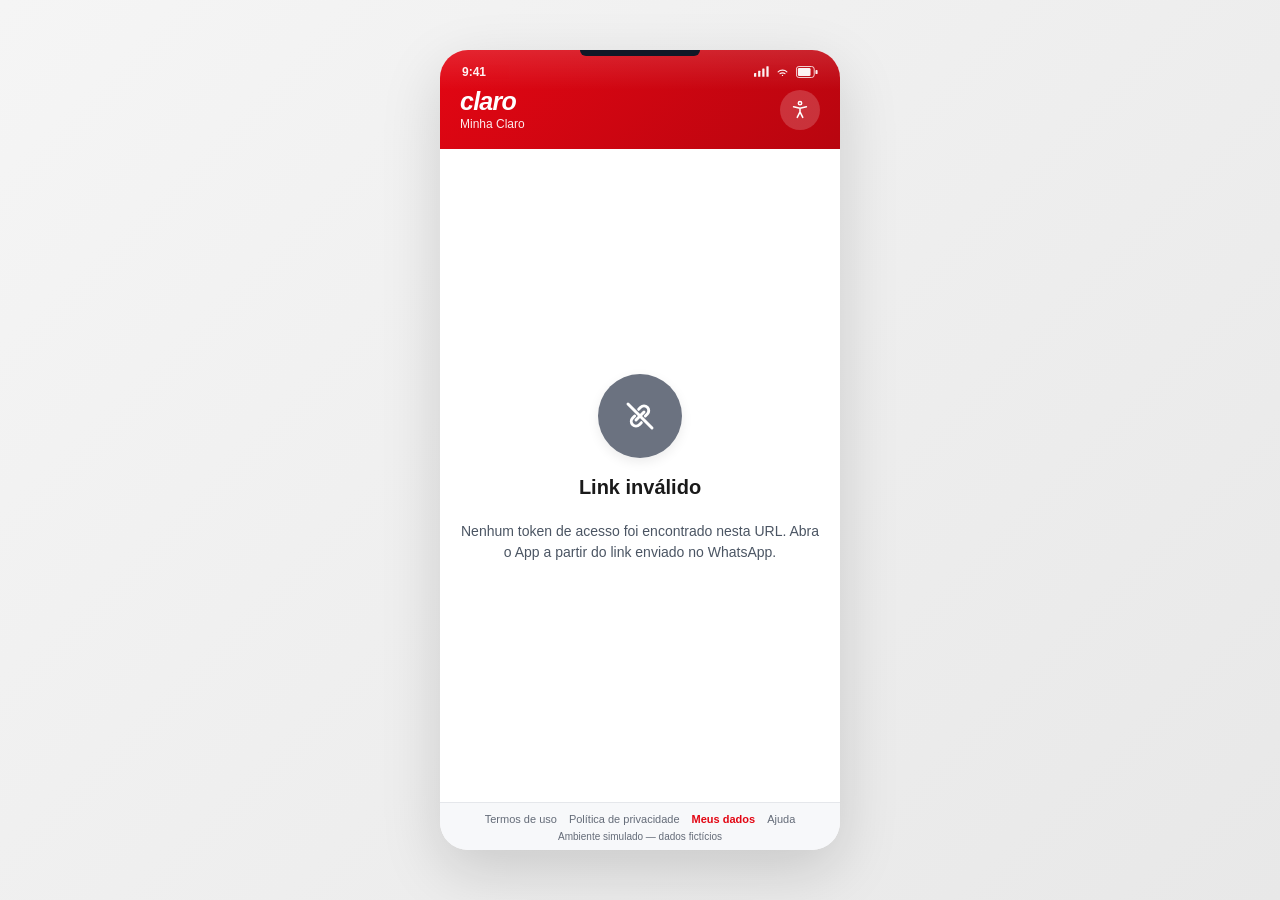
<file: channels/minha-claro-app/index.html>
<!DOCTYPE html>
<html lang="pt-BR">
<head>
  <meta charset="UTF-8" />
  <meta name="viewport" content="width=device-width, initial-scale=1.0" />
  <title>Minha Claro (simulado)</title>
  <link rel="stylesheet" href="styles.css" />
  <link rel="stylesheet" href="a11y.css" />
  <script src="a11y.js"></script>
  <script src="a11y-ui.js" defer></script>
</head>
<body>
  <div class="phone">
    <a class="skip-link" href="#app-main">Pular para o conteúdo</a>
    <div class="phone-notch" aria-hidden="true"></div>

    <header class="app-header">
      <div class="status-bar" aria-hidden="true">
        <span class="status-time">9:41</span>
        <div class="status-icons">
          <svg viewBox="0 0 20 14" fill="currentColor" xmlns="http://www.w3.org/2000/svg" width="15" height="11">
            <rect x="0" y="9" width="3" height="5" rx="0.5"/>
            <rect x="5.5" y="6" width="3" height="8" rx="0.5"/>
            <rect x="11" y="3" width="3" height="11" rx="0.5"/>
            <rect x="16.5" y="0" width="3" height="14" rx="0.5"/>
          </svg>
          <svg viewBox="0 0 24 24" fill="none" xmlns="http://www.w3.org/2000/svg" width="15" height="15">
            <path d="M5 12.5C8.5 9 15.5 9 19 12.5" stroke="currentColor" stroke-width="1.8" stroke-linecap="round"/>
            <path d="M8 15.5C10 13.7 14 13.7 16 15.5" stroke="currentColor" stroke-width="1.8" stroke-linecap="round"/>
            <circle cx="12" cy="18.2" r="1.1" fill="currentColor"/>
          </svg>
          <svg viewBox="0 0 26 14" fill="none" xmlns="http://www.w3.org/2000/svg" width="22" height="12">
            <rect x="0.5" y="0.5" width="21" height="13" rx="3" stroke="currentColor"/>
            <rect x="2.2" y="2.2" width="15" height="9.6" rx="1.5" fill="currentColor"/>
            <rect x="23" y="4.5" width="2.5" height="5" rx="1" fill="currentColor"/>
          </svg>
        </div>
      </div>

      <div class="header-main">
        <div class="header-brand">
          <div class="app-logo">claro</div>
          <div class="app-subtitle">Minha Claro</div>
        </div>
        <button type="button" class="a11y-toggle a11y-toggle--icon" aria-label="Acessibilidade" aria-keyshortcuts="Alt+Shift+A" title="Acessibilidade (Alt+Shift+A)">
          <svg viewBox="0 0 24 24" fill="none" xmlns="http://www.w3.org/2000/svg" width="22" height="22" aria-hidden="true"><circle cx="12" cy="4.5" r="1.8" stroke="currentColor" stroke-width="1.7"/><path d="M5 8.5l7 1.5 7-1.5M12 10v4l-3 6M12 14l3 6" stroke="currentColor" stroke-width="1.7" stroke-linecap="round" stroke-linejoin="round"/></svg>
        </button>
      </div>
    </header>

    <main class="app-content" id="app-main" tabindex="-1">

      <!-- Sem token na URL -->
      <section id="screen-no-token" class="screen hidden">
        <div class="state-icon state-icon-neutral">
          <svg viewBox="0 0 24 24" fill="none" xmlns="http://www.w3.org/2000/svg" width="32" height="32">
            <path d="M9 15L15 9" stroke="white" stroke-width="2.2" stroke-linecap="round"/>
            <path d="M11 7l1.5-1.5a3.5 3.5 0 015 5L16 12" stroke="white" stroke-width="2.2" stroke-linecap="round"/>
            <path d="M13 17l-1.5 1.5a3.5 3.5 0 01-5-5L8 12" stroke="white" stroke-width="2.2" stroke-linecap="round"/>
            <line x1="3" y1="3" x2="21" y2="21" stroke="white" stroke-width="2.2" stroke-linecap="round"/>
          </svg>
        </div>
        <h1>Link inválido</h1>
        <p role="alert">Nenhum token de acesso foi encontrado nesta URL. Abra o App a partir do link enviado no WhatsApp.</p>
      </section>

      <!-- Login mockado -->
      <section id="screen-login" class="screen hidden">
        <div class="info-banner">
          <div class="info-banner-icon">
            <svg viewBox="0 0 24 24" fill="none" xmlns="http://www.w3.org/2000/svg" width="18" height="18">
              <circle cx="12" cy="12" r="9.5" stroke="currentColor" stroke-width="1.8"/>
              <line x1="12" y1="11" x2="12" y2="16.5" stroke="currentColor" stroke-width="1.8" stroke-linecap="round"/>
              <circle cx="12" cy="7.6" r="1.05" fill="currentColor"/>
            </svg>
          </div>
          <div class="info-banner-text">
            <strong>Ambiente de demonstração</strong>
            <span>Suas credenciais não são verificadas contra base real.</span>
          </div>
        </div>

        <h1>Entrar</h1>
        <form id="login-form" class="form">
          <label for="login-username">Usuário</label>
          <div class="input-wrapper">
            <span class="input-icon">
              <svg viewBox="0 0 24 24" fill="none" xmlns="http://www.w3.org/2000/svg" width="16" height="16">
                <circle cx="12" cy="8" r="3.5" stroke="currentColor" stroke-width="1.8"/>
                <path d="M4.5 20c1.6-3.6 4.6-5.5 7.5-5.5s5.9 1.9 7.5 5.5" stroke="currentColor" stroke-width="1.8" stroke-linecap="round"/>
              </svg>
            </span>
            <input id="login-username" type="text" autocomplete="username" placeholder="seu.usuario" />
          </div>

          <label for="login-password">Senha</label>
          <div class="input-wrapper">
            <span class="input-icon">
              <svg viewBox="0 0 24 24" fill="none" xmlns="http://www.w3.org/2000/svg" width="16" height="16">
                <rect x="5" y="10.5" width="14" height="9.5" rx="2" stroke="currentColor" stroke-width="1.8"/>
                <path d="M8 10.5V7.5a4 4 0 018 0v3" stroke="currentColor" stroke-width="1.8" stroke-linecap="round"/>
              </svg>
            </span>
            <input id="login-password" type="password" autocomplete="current-password" placeholder="••••••••" />
          </div>

          <div id="login-error" class="error-message hidden" role="alert"></div>

          <button type="submit" class="primary-button">Entrar</button>
          <a href="#" id="forgot-password-link" class="link-muted">Esqueci minha senha</a>
        </form>
      </section>

      <!-- Resolvendo token -->
      <section id="screen-resolving" class="screen hidden">
        <div class="spinner"></div>
        <p>Recuperando sua sessão...</p>
      </section>

      <!-- Confirmação -->
      <section id="screen-confirmation" class="screen hidden">
        <div class="cfe-banner">
          <div class="cfe-banner-icon">
            <svg viewBox="0 0 24 24" fill="none" xmlns="http://www.w3.org/2000/svg" width="18" height="18">
              <path d="M12 15a3 3 0 100-6 3 3 0 000 6z" stroke="currentColor" stroke-width="1.6"/>
              <path d="M19.4 15a1.65 1.65 0 00.33 1.82l.06.06a2 2 0 010 2.83 2 2 0 01-2.83 0l-.06-.06a1.65 1.65 0 00-1.82-.33 1.65 1.65 0 00-1 1.51V21a2 2 0 01-2 2 2 2 0 01-2-2v-.09A1.65 1.65 0 009 19.4a1.65 1.65 0 00-1.82.33l-.06.06a2 2 0 01-2.83 0 2 2 0 010-2.83l.06-.06a1.65 1.65 0 00.33-1.82 1.65 1.65 0 00-1.51-1H3a2 2 0 01-2-2 2 2 0 012-2h.09A1.65 1.65 0 004.6 9a1.65 1.65 0 00-.33-1.82l-.06-.06a2 2 0 010-2.83 2 2 0 012.83 0l.06.06a1.65 1.65 0 001.82.33H9a1.65 1.65 0 001-1.51V3a2 2 0 012-2 2 2 0 012 2v.09a1.65 1.65 0 001 1.51 1.65 1.65 0 001.82-.33l.06-.06a2 2 0 012.83 0 2 2 0 010 2.83l-.06.06a1.65 1.65 0 00-.33 1.82V9a1.65 1.65 0 001.51 1H21a2 2 0 012 2 2 2 0 01-2 2h-.09a1.65 1.65 0 00-1.51 1z" stroke="currentColor" stroke-width="1.6" stroke-linecap="round" stroke-linejoin="round"/>
            </svg>
          </div>
          <div class="cfe-banner-text">
            <strong>Contexto recuperado</strong>
            <span>Continuando sua solicitação iniciada no WhatsApp.</span>
          </div>
        </div>

        <h1>Confirmar troca de plano</h1>

        <div class="data-card">
          <div class="data-card-section">
            <div class="data-card-section-title">Seus dados</div>
            <div class="data-row">
              <span class="data-label">Nome</span>
              <span id="customer-name" class="data-value"></span>
            </div>
            <div class="data-row">
              <span class="data-label">CPF</span>
              <span id="customer-cpf" class="data-value"></span>
            </div>
          </div>

          <div class="data-card-section">
            <div class="data-card-section-title">Alteração de plano</div>
            <div class="plan-change">
              <div class="plan-box plan-box-current">
                <span class="plan-box-label">Atual</span>
                <span id="current-plan" class="plan-box-value"></span>
              </div>
              <div class="plan-arrow" aria-hidden="true">
                <svg viewBox="0 0 24 24" fill="none" xmlns="http://www.w3.org/2000/svg" width="18" height="18">
                  <line x1="4" y1="12" x2="19" y2="12" stroke="currentColor" stroke-width="2" stroke-linecap="round"/>
                  <polyline points="13 6 19 12 13 18" stroke="currentColor" stroke-width="2" stroke-linecap="round" stroke-linejoin="round"/>
                </svg>
              </div>
              <div class="plan-box plan-box-new">
                <span class="plan-box-label">Novo</span>
                <span id="selected-plan" class="plan-box-value"></span>
              </div>
            </div>
          </div>
        </div>

        <button id="confirm-button" class="primary-button">
          <span class="button-icon" aria-hidden="true">
            <svg viewBox="0 0 24 24" fill="none" xmlns="http://www.w3.org/2000/svg" width="16" height="16">
              <polyline points="4 12 9.5 17.5 20 6" stroke="currentColor" stroke-width="2.4" stroke-linecap="round" stroke-linejoin="round"/>
            </svg>
          </span>
          Confirmar troca de plano
        </button>
        <button id="cancel-button" class="secondary-button">Cancelar</button>

        <p class="fine-print">Ao confirmar, você aceita os termos da nova mensalidade a partir do próximo ciclo.</p>
      </section>

      <!-- Confirmação de contestação de cobrança (ETAPA 2, Passo C) -->
      <section id="screen-dispute-confirmation" class="screen hidden">
        <div class="cfe-banner">
          <div class="cfe-banner-icon">
            <svg viewBox="0 0 24 24" fill="none" xmlns="http://www.w3.org/2000/svg" width="18" height="18">
              <path d="M12 15a3 3 0 100-6 3 3 0 000 6z" stroke="currentColor" stroke-width="1.6"/>
              <path d="M19.4 15a1.65 1.65 0 00.33 1.82l.06.06a2 2 0 010 2.83 2 2 0 01-2.83 0l-.06-.06a1.65 1.65 0 00-1.82-.33 1.65 1.65 0 00-1 1.51V21a2 2 0 01-2 2 2 2 0 01-2-2v-.09A1.65 1.65 0 009 19.4a1.65 1.65 0 00-1.82.33l-.06.06a2 2 0 01-2.83 0 2 2 0 010-2.83l.06-.06a1.65 1.65 0 00.33-1.82 1.65 1.65 0 00-1.51-1H3a2 2 0 01-2-2 2 2 0 012-2h.09A1.65 1.65 0 004.6 9a1.65 1.65 0 00-.33-1.82l-.06-.06a2 2 0 010-2.83 2 2 0 012.83 0l.06.06a1.65 1.65 0 001.82.33H9a1.65 1.65 0 001-1.51V3a2 2 0 012-2 2 2 0 012 2v.09a1.65 1.65 0 001 1.51 1.65 1.65 0 001.82-.33l.06-.06a2 2 0 012.83 0 2 2 0 010 2.83l-.06.06a1.65 1.65 0 00-.33 1.82V9a1.65 1.65 0 001.51 1H21a2 2 0 012 2 2 2 0 01-2 2h-.09a1.65 1.65 0 00-1.51 1z" stroke="currentColor" stroke-width="1.6" stroke-linecap="round" stroke-linejoin="round"/>
            </svg>
          </div>
          <div class="cfe-banner-text">
            <strong>Contexto recuperado</strong>
            <span>Continuando sua contestação iniciada no WhatsApp.</span>
          </div>
        </div>

        <h1>Contestação de cobrança</h1>

        <div class="data-card">
          <div class="data-card-section">
            <div class="data-card-section-title">Seus dados</div>
            <div class="data-row">
              <span class="data-label">Nome</span>
              <span id="dispute-customer-name" class="data-value"></span>
            </div>
            <div class="data-row">
              <span class="data-label">CPF</span>
              <span id="dispute-customer-cpf" class="data-value"></span>
            </div>
          </div>

          <div class="data-card-section">
            <div class="data-card-section-title">Fatura</div>
            <div class="data-row">
              <span class="data-label">Referência</span>
              <span id="dispute-invoice-label" class="data-value"></span>
            </div>
            <div class="data-row">
              <span class="data-label">Vencimento</span>
              <span id="dispute-invoice-due" class="data-value"></span>
            </div>
            <div class="data-row">
              <span class="data-label">Total</span>
              <span id="dispute-invoice-total" class="data-value"></span>
            </div>
          </div>

          <!-- Motivo + descrição em destaque (FASE 3, item A.6) -->
          <div class="dispute-reason-box">
            <div class="dispute-reason-label" id="dispute-reason-text"></div>
            <p id="dispute-description" class="dispute-description-box hidden"></p>
          </div>

          <div class="data-card-section">
            <div class="data-card-section-title">Itens desta fatura</div>
            <div id="dispute-items-list" class="dispute-items-view"></div>
          </div>
        </div>

        <button id="formalize-dispute-button" class="primary-button">
          <span class="button-icon" aria-hidden="true">
            <svg viewBox="0 0 24 24" fill="none" xmlns="http://www.w3.org/2000/svg" width="16" height="16">
              <polyline points="4 12 9.5 17.5 20 6" stroke="currentColor" stroke-width="2.4" stroke-linecap="round" stroke-linejoin="round"/>
            </svg>
          </span>
          Formalizar contestação
        </button>
        <button id="cancel-dispute-button" class="secondary-button">Cancelar</button>
      </section>

      <!-- Encerrando jornada -->
      <section id="screen-closing" class="screen hidden">
        <div class="spinner"></div>
        <p>Processando...</p>
      </section>

      <!-- Concluído -->
      <section id="screen-completed" class="screen hidden">
        <div class="state-icon state-icon-success">
          <svg viewBox="0 0 24 24" fill="none" xmlns="http://www.w3.org/2000/svg" width="36" height="36">
            <polyline points="5 13 10 18 19 7" stroke="white" stroke-width="2.5" stroke-linecap="round" stroke-linejoin="round"/>
          </svg>
        </div>
        <h1 id="completed-title">Troca de plano confirmada!</h1>
        <p id="completed-message">Sua solicitação foi concluída com sucesso.</p>

        <div id="completed-dispute-details" class="completed-dispute-details hidden">
          <div class="data-row">
            <span class="data-label">Protocolo</span>
            <span id="completed-protocol-value" class="data-value"></span>
          </div>
          <div class="data-row">
            <span class="data-label">Motivo</span>
            <span id="completed-reason-value" class="data-value"></span>
          </div>
          <div class="data-row">
            <span class="data-label">Fatura</span>
            <span id="completed-invoice-value" class="data-value"></span>
          </div>
        </div>
      </section>

      <!-- Cancelado -->
      <section id="screen-cancelled" class="screen hidden">
        <div class="state-icon state-icon-neutral">
          <svg viewBox="0 0 24 24" fill="none" xmlns="http://www.w3.org/2000/svg" width="32" height="32">
            <path d="M9 15L4 10L9 5" stroke="white" stroke-width="2.5" stroke-linecap="round" stroke-linejoin="round"/>
            <path d="M4 10H15a5 5 0 015 5v2" stroke="white" stroke-width="2.5" stroke-linecap="round" stroke-linejoin="round"/>
          </svg>
        </div>
        <h1>Solicitação cancelada</h1>
        <p>Você pode iniciar uma nova solicitação a qualquer momento pelo WhatsApp.</p>
      </section>

      <!-- Sessão expirada / token inválido -->
      <section id="screen-session-expired" class="screen hidden">
        <div class="state-icon state-icon-warning">
          <svg viewBox="0 0 24 24" fill="none" xmlns="http://www.w3.org/2000/svg" width="32" height="32">
            <circle cx="12" cy="12" r="9.5" stroke="white" stroke-width="2.2"/>
            <polyline points="12 7 12 12 16 14.5" stroke="white" stroke-width="2.2" stroke-linecap="round" stroke-linejoin="round"/>
          </svg>
        </div>
        <h1 id="session-expired-title">Sessão expirada</h1>
        <p id="session-expired-message" role="alert"></p>
        <a id="reopen-chat-link" class="primary-button" href="#">Abrir chat da Claro novamente</a>
      </section>

      <!-- Conta logada não é a dona da jornada (FASE 4.3, item B.5) -->
      <section id="screen-wrong-account" class="screen hidden">
        <div class="state-icon state-icon-error">
          <svg viewBox="0 0 24 24" fill="none" xmlns="http://www.w3.org/2000/svg" width="32" height="32">
            <circle cx="12" cy="8" r="3.5" stroke="white" stroke-width="2.2"/>
            <path d="M4.5 20c1.6-3.6 4.6-5.5 7.5-5.5s5.9 1.9 7.5 5.5" stroke="white" stroke-width="2.2" stroke-linecap="round"/>
            <line x1="4" y1="4" x2="20" y2="20" stroke="white" stroke-width="2.2" stroke-linecap="round"/>
          </svg>
        </div>
        <h1>Não foi possível abrir este atendimento</h1>
        <p id="wrong-account-message" role="alert"></p>
        <button type="button" id="wrong-account-retry-button" class="primary-button">Entrar com outra conta</button>
      </section>

      <!-- CFE indisponível -->
      <section id="screen-unavailable" class="screen hidden">
        <div class="state-icon state-icon-error">
          <svg viewBox="0 0 24 24" fill="none" xmlns="http://www.w3.org/2000/svg" width="32" height="32">
            <path d="M10.29 3.86L1.82 18a2 2 0 001.71 3h16.94a2 2 0 001.71-3L13.71 3.86a2 2 0 00-3.42 0z" stroke="white" stroke-width="2.2" stroke-linecap="round" stroke-linejoin="round"/>
            <line x1="12" y1="9" x2="12" y2="13" stroke="white" stroke-width="2.2" stroke-linecap="round"/>
            <circle cx="12" cy="17" r="1.1" fill="white"/>
          </svg>
        </div>
        <h1>Instabilidade temporária</h1>
        <p>
          Não conseguimos recuperar sua sessão neste momento. Você pode continuar acessando o App
          normalmente, mas os dados da sua conversa anterior não estão disponíveis agora.
          Tente novamente em alguns instantes.
        </p>
        <button id="retry-button" class="primary-button">Tentar novamente</button>
      </section>

      <!-- Meus dados — Direito ao esquecimento, Art. 18 LGPD (FASE 3.4, item B.2) -->
      <section id="screen-my-data" class="screen hidden">
        <button type="button" class="back-button" id="my-data-back-button">
          <svg viewBox="0 0 24 24" fill="none" xmlns="http://www.w3.org/2000/svg" width="16" height="16" aria-hidden="true">
            <path d="M15 5l-7 7 7 7" stroke="currentColor" stroke-width="2" stroke-linecap="round" stroke-linejoin="round"/>
          </svg>
          Voltar
        </button>

        <div class="state-icon state-icon-neutral my-data-icon">
          <svg viewBox="0 0 24 24" fill="none" xmlns="http://www.w3.org/2000/svg" width="30" height="30">
            <path d="M9 4h6a1 1 0 011 1v1H8V5a1 1 0 011-1z" stroke="white" stroke-width="1.8" stroke-linejoin="round"/>
            <rect x="5" y="5" width="14" height="16" rx="2" stroke="white" stroke-width="1.8"/>
            <line x1="8.5" y1="11" x2="15.5" y2="11" stroke="white" stroke-width="1.8" stroke-linecap="round"/>
            <line x1="8.5" y1="14.5" x2="15.5" y2="14.5" stroke="white" stroke-width="1.8" stroke-linecap="round"/>
            <line x1="8.5" y1="18" x2="12.5" y2="18" stroke="white" stroke-width="1.8" stroke-linecap="round"/>
          </svg>
        </div>
        <h1 class="my-data-title">Meus dados</h1>

        <hr class="section-divider" />

        <!-- Portabilidade dos dados, Art. 18, V da LGPD (FASE 4.3, item C.4) -->
        <h2 class="my-data-subtitle">Baixar uma cópia dos meus dados</h2>
        <p>
          A LGPD garante a você o direito à portabilidade dos seus dados (Art. 18, V) — uma cópia
          completa do que temos sobre você, para levar para onde quiser.
        </p>
        <button type="button" id="my-data-export-button" class="secondary-button hidden">
          <svg viewBox="0 0 24 24" fill="none" xmlns="http://www.w3.org/2000/svg" width="16" height="16" aria-hidden="true">
            <path d="M12 3v12m0 0l-4-4m4 4l4-4" stroke="currentColor" stroke-width="1.8" stroke-linecap="round" stroke-linejoin="round"/>
            <path d="M5 17v2a2 2 0 002 2h10a2 2 0 002-2v-2" stroke="currentColor" stroke-width="1.8" stroke-linecap="round"/>
          </svg>
          Baixar meus dados
        </button>
        <button type="button" id="my-data-export-logged-out-button" class="secondary-button hidden" disabled>
          Entre na sua conta para baixar seus dados
        </button>

        <hr class="section-divider" />

        <h2 class="my-data-subtitle">Direitos garantidos pela LGPD</h2>
        <p>
          A Lei Geral de Proteção de Dados garante a você o direito de solicitar a eliminação dos
          seus dados pessoais dos nossos sistemas a qualquer momento.
        </p>

        <hr class="section-divider" />

        <h2 class="my-data-subtitle">O que acontece quando você solicita:</h2>
        <ul class="my-data-checklist">
          <li>
            <svg class="my-data-checklist-icon my-data-checklist-icon--ok" viewBox="0 0 24 24" fill="none" xmlns="http://www.w3.org/2000/svg" width="16" height="16" aria-hidden="true">
              <polyline points="4 12 9.5 17.5 20 6" stroke="currentColor" stroke-width="2.2" stroke-linecap="round" stroke-linejoin="round"/>
            </svg>
            <span>Seu nome, CPF e telefone são anonimizados imediatamente</span>
          </li>
          <li>
            <svg class="my-data-checklist-icon my-data-checklist-icon--ok" viewBox="0 0 24 24" fill="none" xmlns="http://www.w3.org/2000/svg" width="16" height="16" aria-hidden="true">
              <polyline points="4 12 9.5 17.5 20 6" stroke="currentColor" stroke-width="2.2" stroke-linecap="round" stroke-linejoin="round"/>
            </svg>
            <span>O histórico de jornadas é preservado apenas para fins de auditoria, sem identificação</span>
          </li>
          <li>
            <svg class="my-data-checklist-icon my-data-checklist-icon--ok" viewBox="0 0 24 24" fill="none" xmlns="http://www.w3.org/2000/svg" width="16" height="16" aria-hidden="true">
              <polyline points="4 12 9.5 17.5 20 6" stroke="currentColor" stroke-width="2.2" stroke-linecap="round" stroke-linejoin="round"/>
            </svg>
            <span>Tokens de acesso ativos são revogados</span>
          </li>
          <li>
            <svg class="my-data-checklist-icon my-data-checklist-icon--warning" viewBox="0 0 24 24" fill="none" xmlns="http://www.w3.org/2000/svg" width="16" height="16" aria-hidden="true">
              <path d="M10.29 3.86L1.82 18a2 2 0 001.71 3h16.94a2 2 0 001.71-3L13.71 3.86a2 2 0 00-3.42 0z" stroke="currentColor" stroke-width="2" stroke-linecap="round" stroke-linejoin="round"/>
              <line x1="12" y1="9" x2="12" y2="13" stroke="currentColor" stroke-width="2" stroke-linecap="round"/>
              <circle cx="12" cy="17" r="1" fill="currentColor"/>
            </svg>
            <span><strong>Esta ação é irreversível</strong></span>
          </li>
        </ul>

        <hr class="section-divider" />

        <form id="my-data-form" class="form">
          <label for="my-data-cpf-input">Digite seu CPF para confirmar</label>
          <div class="input-wrapper">
            <span class="input-icon">
              <svg viewBox="0 0 24 24" fill="none" xmlns="http://www.w3.org/2000/svg" width="16" height="16">
                <circle cx="12" cy="8" r="3.5" stroke="currentColor" stroke-width="1.8"/>
                <path d="M4.5 20c1.6-3.6 4.6-5.5 7.5-5.5s5.9 1.9 7.5 5.5" stroke="currentColor" stroke-width="1.8" stroke-linecap="round"/>
              </svg>
            </span>
            <input id="my-data-cpf-input" type="text" inputmode="numeric" autocomplete="off" placeholder="000.000.000-00" maxlength="14" />
          </div>

          <button type="submit" class="primary-button" id="my-data-submit-button" disabled>Solicitar eliminação dos meus dados</button>
        </form>
      </section>

      <!-- Sucesso — direito ao esquecimento exercido (FASE 3.4, item B.4) -->
      <section id="screen-my-data-success" class="screen hidden">
        <div class="state-icon state-icon-success">
          <svg viewBox="0 0 24 24" fill="none" xmlns="http://www.w3.org/2000/svg" width="36" height="36">
            <polyline points="5 13 10 18 19 7" stroke="white" stroke-width="2.5" stroke-linecap="round" stroke-linejoin="round"/>
          </svg>
        </div>
        <h1>Dados eliminados com sucesso</h1>
        <p>Seus dados pessoais foram anonimizados em nossos sistemas.</p>
        <p class="muted">Operação realizada em: <span id="my-data-success-timestamp"></span></p>
        <p>Você pode fechar este aplicativo.</p>
      </section>

      <!-- Erro — direito ao esquecimento (FASE 3.4, item B.5) -->
      <section id="screen-my-data-error" class="screen hidden">
        <div class="state-icon state-icon-error">
          <svg viewBox="0 0 24 24" fill="none" xmlns="http://www.w3.org/2000/svg" width="32" height="32">
            <line x1="7" y1="7" x2="17" y2="17" stroke="white" stroke-width="2.2" stroke-linecap="round"/>
            <line x1="17" y1="7" x2="7" y2="17" stroke="white" stroke-width="2.2" stroke-linecap="round"/>
          </svg>
        </div>
        <h1>Não foi possível concluir</h1>
        <p id="my-data-error-message" role="alert"></p>
        <button type="button" class="secondary-button" id="my-data-error-back-button">Voltar</button>
      </section>

    </main>

    <!-- Modal de confirmação da eliminação (FASE 3.4, item B.3) -->
    <div id="my-data-confirm-modal" class="modal-overlay hidden">
      <div class="modal-box" role="dialog" aria-modal="true" aria-labelledby="my-data-confirm-title">
        <div class="state-icon state-icon-warning" style="margin: 0 auto 14px;">
          <svg viewBox="0 0 24 24" fill="none" xmlns="http://www.w3.org/2000/svg" width="28" height="28">
            <path d="M10.29 3.86L1.82 18a2 2 0 001.71 3h16.94a2 2 0 001.71-3L13.71 3.86a2 2 0 00-3.42 0z" stroke="white" stroke-width="2" stroke-linecap="round" stroke-linejoin="round"/>
            <line x1="12" y1="9" x2="12" y2="13" stroke="white" stroke-width="2" stroke-linecap="round"/>
            <circle cx="12" cy="17" r="1" fill="white"/>
          </svg>
        </div>
        <h2 class="modal-title" id="my-data-confirm-title">Confirmar eliminação</h2>
        <p class="modal-text">Você está prestes a eliminar todos os seus dados pessoais do CFE.</p>
        <p class="modal-text"><strong>Esta ação NÃO pode ser desfeita.</strong></p>
        <p class="modal-text">Tem certeza que deseja continuar?</p>
        <button type="button" class="primary-button" id="my-data-confirm-button">Sim, eliminar</button>
        <button type="button" class="secondary-button" id="my-data-cancel-modal-button">Cancelar</button>
      </div>
    </div>

    <!-- Modal genérico para links mockados do rodapé (Termos, Privacidade, Ajuda) -->
    <div id="mock-feature-modal" class="modal-overlay hidden">
      <div class="modal-box" role="dialog" aria-modal="true" aria-label="Página em desenvolvimento">
        <p class="modal-text">Página em desenvolvimento — versão de demonstração.</p>
        <button type="button" class="primary-button" id="mock-feature-modal-close" data-a11y-close>Fechar</button>
      </div>
    </div>

    <footer class="app-footer">
      <nav class="app-footer-links" aria-label="Links institucionais">
        <a href="#" class="footer-link" id="footer-link-terms">Termos de uso</a>
        <a href="#" class="footer-link" id="footer-link-privacy">Política de privacidade</a>
        <a href="#" class="footer-link footer-link--highlight" id="footer-link-my-data">Meus dados</a>
        <a href="#" class="footer-link" id="footer-link-help">Ajuda</a>
      </nav>
      <div class="app-footer-disclaimer">Ambiente simulado — dados fictícios</div>
    </footer>
    <div id="a11y-live" class="sr-only" aria-live="polite"></div>

    <div id="a11y-menu" class="a11y-menu hidden" role="dialog" aria-modal="true" aria-labelledby="a11y-menu-title">
      <div class="a11y-menu-header">
        <h2 id="a11y-menu-title" class="a11y-menu-title">Acessibilidade</h2>
        <button type="button" class="a11y-menu-close" data-a11y-close>Fechar</button>
      </div>

      <fieldset class="a11y-group">
        <legend class="a11y-group-title">Tamanho do texto</legend>
        <div class="a11y-size-options">
          <label class="a11y-size-option"><input type="radio" name="a11y-text" value="100" /><span class="a11y-size-preview a11y-size-preview--100" aria-hidden="true">Aa</span><span>Padrão</span></label>
          <label class="a11y-size-option"><input type="radio" name="a11y-text" value="115" /><span class="a11y-size-preview a11y-size-preview--115" aria-hidden="true">Aa</span><span>Grande</span></label>
          <label class="a11y-size-option"><input type="radio" name="a11y-text" value="130" /><span class="a11y-size-preview a11y-size-preview--130" aria-hidden="true">Aa</span><span>Maior</span></label>
          <label class="a11y-size-option"><input type="radio" name="a11y-text" value="150" /><span class="a11y-size-preview a11y-size-preview--150" aria-hidden="true">Aa</span><span>Muito grande</span></label>
        </div>
      </fieldset>

      <div class="a11y-row">
        <span class="a11y-row-label" id="a11y-lbl-contrast">Alto contraste</span>
        <button type="button" role="switch" aria-checked="false" aria-labelledby="a11y-lbl-contrast" data-a11y-key="contrast" class="a11y-switch"><span class="a11y-switch-knob" aria-hidden="true"></span></button>
      </div>

      <div class="a11y-row">
        <div>
          <span class="a11y-row-label" id="a11y-lbl-color">Cores para daltonismo</span>
          <p class="a11y-help">Troca as cores de status por uma combinação mais fácil de distinguir.</p>
        </div>
        <button type="button" role="switch" aria-checked="false" aria-labelledby="a11y-lbl-color" aria-describedby="a11y-help-color" data-a11y-key="colorVision" class="a11y-switch"><span class="a11y-switch-knob" aria-hidden="true"></span></button>
      </div>

      <div class="a11y-row">
        <span class="a11y-row-label" id="a11y-lbl-spacing">Espaçamento de texto</span>
        <button type="button" role="switch" aria-checked="false" aria-labelledby="a11y-lbl-spacing" data-a11y-key="textSpacing" class="a11y-switch"><span class="a11y-switch-knob" aria-hidden="true"></span></button>
      </div>

      <div class="a11y-row">
        <span class="a11y-row-label" id="a11y-lbl-motion">Reduzir animações</span>
        <button type="button" role="switch" aria-checked="false" aria-labelledby="a11y-lbl-motion" data-a11y-key="reduceMotion" class="a11y-switch"><span class="a11y-switch-knob" aria-hidden="true"></span></button>
      </div>

      <div class="a11y-row">
        <span class="a11y-row-label" id="a11y-lbl-focus">Destacar foco do teclado</span>
        <button type="button" role="switch" aria-checked="false" aria-labelledby="a11y-lbl-focus" data-a11y-key="focusHighlight" class="a11y-switch"><span class="a11y-switch-knob" aria-hidden="true"></span></button>
      </div>

      <div class="a11y-group">
        <h3 class="a11y-group-title">Libras</h3>
        <p class="a11y-help">Abre o tradutor VLibras (ícone no canto da tela).</p>
        <button type="button" id="a11y-vlibras-button" class="a11y-button">Abrir tradutor VLibras</button>
      </div>

      <div class="a11y-group">
        <h3 class="a11y-group-title">Atalhos de teclado</h3>
        <ul class="a11y-shortcuts">
          <li><kbd>Alt</kbd> + <kbd>Shift</kbd> + <kbd>A</kbd>: abre e fecha este menu</li>
          <li><kbd>Tab</kbd> e <kbd>Shift</kbd> + <kbd>Tab</kbd>: vai e volta entre os controles</li>
          <li><kbd>Enter</kbd> ou <kbd>Espaço</kbd>: ativa botões e chaves</li>
          <li><kbd>Esc</kbd>: fecha menus e janelas</li>
          <li>Primeiro <kbd>Tab</kbd> ao abrir a página: pula para o conteúdo</li>
        </ul>
      </div>

      <button type="button" id="a11y-reset-button" class="a11y-button">Restaurar padrão</button>
    </div>

  </div>

  <script src="config.js"></script>
  <script src="app.js"></script>
  <script>
    document.getElementById('reopen-chat-link').href = CFE_CONFIG.whatsappSimUrl;
  </script>

  <!-- Widget VLibras (Governo Federal) — FASE 3.3, Bloco A. Traduz conteúdo selecionado para Libras. -->
  <div vw class="enabled">
    <div vw-access-button class="active"></div>
    <div vw-plugin-wrapper>
      <div class="vw-plugin-top-wrapper"></div>
    </div>
  </div>
  <script>
    // Bugfix VLibras (cliques exigindo múltiplos toques): o widget intercepta o primeiro clique em
    // qualquer botão/link enquanto o avatar está aberto, exibindo um selo "Interagir" que precisa ser
    // clicado de novo — a menos que o elemento clicado tenha a classe "vlibras-links", que o próprio
    // VLibras reconhece internamente como "não interceptar este clique" (checado contra event.target).
    // Marca todo botão/link real com essa classe, incluindo os criados dinamicamente depois do load.
    (function () {
      var SELECTOR = 'button, a, input[type="submit"], select';
      function mark(root) {
        if (root.matches && root.matches(SELECTOR)) root.classList.add('vlibras-links');
        if (root.querySelectorAll) {
          root.querySelectorAll(SELECTOR).forEach(function (el) { el.classList.add('vlibras-links'); });
        }
      }
      mark(document);
      new MutationObserver(function (mutations) {
        mutations.forEach(function (mutation) {
          mutation.addedNodes.forEach(function (node) {
            if (node.nodeType === 1) mark(node);
          });
        });
      }).observe(document.body, { childList: true, subtree: true });
    })();
  </script>
  <script src="https://vlibras.gov.br/app/vlibras-plugin.js"></script>
  <script>
    new window.VLibras.Widget('https://vlibras.gov.br/app');
  </script>
</body>
</html>
</file>
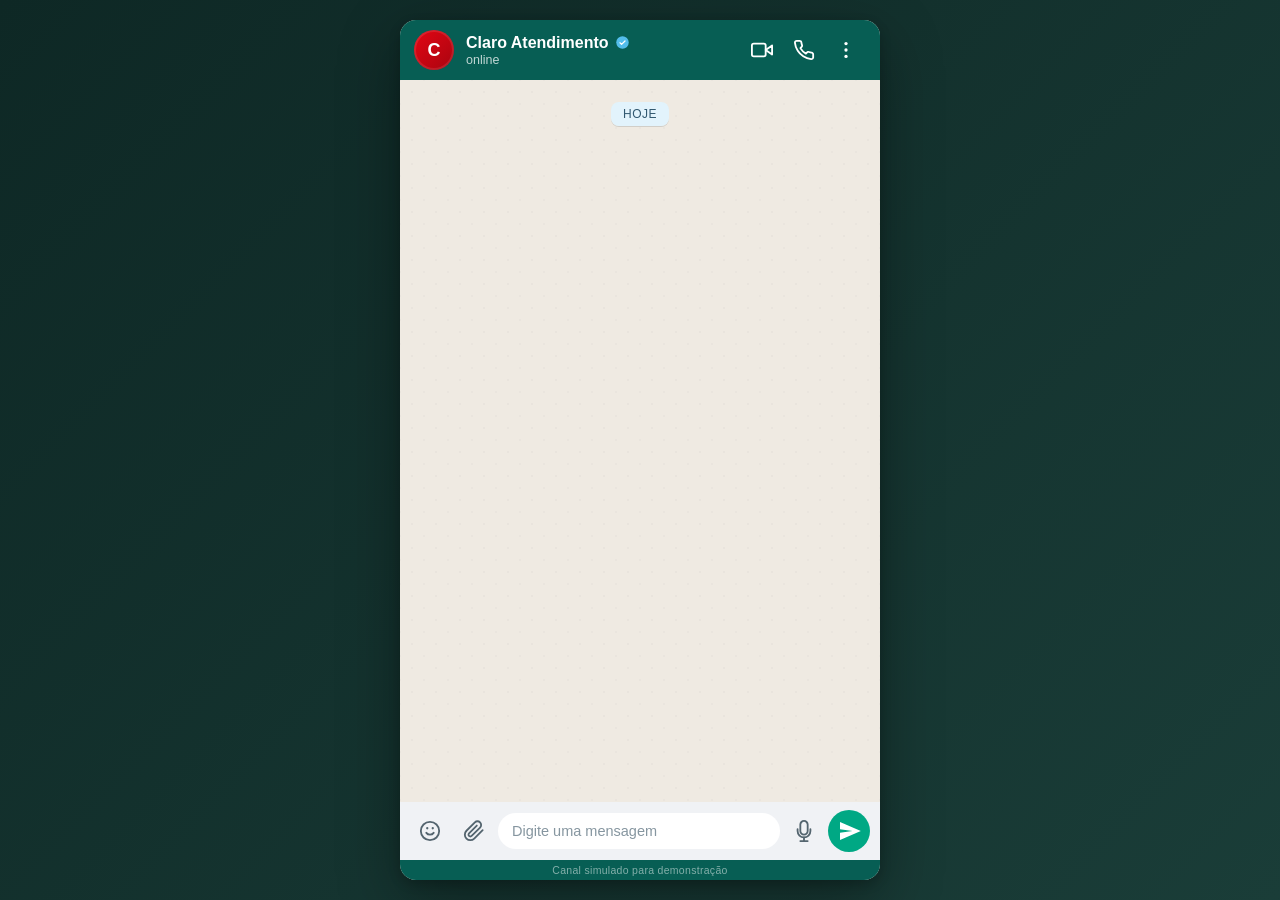
<file: channels/whatsapp-sim/index.html>
<!DOCTYPE html>
<html lang="pt-BR">
<head>
  <meta charset="UTF-8" />
  <meta name="viewport" content="width=device-width, initial-scale=1.0" />
  <title>Claro Atendimento — Chat (simulado)</title>
  <link rel="stylesheet" href="styles.css" />
</head>
<body>
  <div class="chat-window">

    <header class="chat-header">
      <div class="chat-header-info">
        <div class="chat-avatar" aria-hidden="true">
          <span>C</span>
        </div>
        <div class="chat-header-text">
          <div class="chat-title-row">
            <span class="chat-title">Claro Atendimento</span>
            <svg class="verified-badge" viewBox="0 0 24 24" fill="none" xmlns="http://www.w3.org/2000/svg" aria-label="Conta verificada">
              <circle cx="12" cy="12" r="10" fill="#53bdeb"/>
              <path d="M8 12.5L10.5 15L16 9.5" stroke="white" stroke-width="2" stroke-linecap="round" stroke-linejoin="round"/>
            </svg>
          </div>
          <div class="chat-subtitle">online</div>
        </div>
      </div>

      <div class="chat-header-actions">
        <button class="header-icon-btn" title="Chamada de vídeo" aria-label="Chamada de vídeo">
          <svg viewBox="0 0 24 24" fill="none" xmlns="http://www.w3.org/2000/svg">
            <path d="M23 7L16 12L23 17V7Z" stroke="currentColor" stroke-width="2" stroke-linecap="round" stroke-linejoin="round"/>
            <rect x="1" y="5" width="15" height="14" rx="2" stroke="currentColor" stroke-width="2" stroke-linecap="round" stroke-linejoin="round"/>
          </svg>
        </button>
        <button class="header-icon-btn" title="Chamada de voz" aria-label="Chamada de voz">
          <svg viewBox="0 0 24 24" fill="none" xmlns="http://www.w3.org/2000/svg">
            <path d="M22 16.92V19.92C22.0011 20.1985 21.9441 20.4742 21.8325 20.7293C21.7209 20.9845 21.5573 21.2136 21.3521 21.4019C21.1468 21.5901 20.9046 21.7335 20.6407 21.8227C20.3769 21.9119 20.0974 21.9451 19.82 21.92C16.7428 21.5856 13.787 20.5341 11.19 18.85C8.77383 17.3147 6.72534 15.2662 5.18999 12.85C3.49997 10.2412 2.44824 7.27099 2.11999 4.18C2.09499 3.90347 2.12787 3.62476 2.21649 3.36162C2.30512 3.09849 2.44756 2.85669 2.63476 2.65162C2.82196 2.44655 3.0498 2.28271 3.30379 2.17052C3.55777 2.05833 3.83233 2.00026 4.10999 2H7.10999C7.59522 1.99522 8.06574 2.16708 8.43376 2.48353C8.80178 2.79999 9.04216 3.23945 9.10999 3.72C9.23662 4.68007 9.47144 5.62273 9.80999 6.53C9.94454 6.88792 9.97366 7.27691 9.89396 7.65088C9.81427 8.02485 9.62914 8.36811 9.35999 8.64L8.08999 9.91C9.51355 12.4135 11.5865 14.4864 14.09 15.91L15.36 14.64C15.6319 14.3708 15.9752 14.1857 16.3491 14.106C16.7231 14.0263 17.1121 14.0555 17.47 14.19C18.3773 14.5286 19.3199 14.7634 20.28 14.89C20.7658 14.9585 21.2094 15.2032 21.5265 15.5775C21.8437 15.9518 22.0122 16.4296 22 16.92Z" stroke="currentColor" stroke-width="2" stroke-linecap="round" stroke-linejoin="round"/>
          </svg>
        </button>
        <div class="menu-container">
          <button class="header-icon-btn" id="menu-toggle" title="Mais opções" aria-label="Mais opções" aria-haspopup="true" aria-expanded="false">
            <svg viewBox="0 0 24 24" fill="currentColor" xmlns="http://www.w3.org/2000/svg">
              <circle cx="12" cy="5" r="1.8"/>
              <circle cx="12" cy="12" r="1.8"/>
              <circle cx="12" cy="19" r="1.8"/>
            </svg>
          </button>
          <div class="menu-dropdown hidden" id="menu-dropdown" role="menu">
            <button class="menu-item" id="reset-button" role="menuitem">
              <svg viewBox="0 0 24 24" fill="none" xmlns="http://www.w3.org/2000/svg">
                <path d="M1 4V10H7" stroke="currentColor" stroke-width="2" stroke-linecap="round" stroke-linejoin="round"/>
                <path d="M3.51 15C4.15839 16.8404 5.38734 18.4202 7.01166 19.5014C8.63598 20.5826 10.5677 21.1066 12.5157 20.9945C14.4637 20.8823 16.3226 20.14 17.8121 18.8798C19.3017 17.6197 20.3413 15.9089 20.7742 14.0064C21.2072 12.1039 21.0101 10.112 20.2126 8.32966C19.4152 6.54734 18.0605 5.07284 16.3528 4.13214C14.6451 3.19144 12.6769 2.83583 10.7447 3.11952C8.81245 3.40321 7.02091 4.31071 5.65 5.70L1 10" stroke="currentColor" stroke-width="2" stroke-linecap="round" stroke-linejoin="round"/>
              </svg>
              Reiniciar conversa
            </button>
          </div>
        </div>
      </div>
    </header>

    <!-- FASE 3.3, item B.2.4: conteúdo principal do chat (mensagens + composer) em elemento semântico main, não em div solta. -->
    <main class="chat-main">
      <div id="degraded-banner" class="degraded-banner hidden">
        <svg viewBox="0 0 24 24" fill="none" xmlns="http://www.w3.org/2000/svg" width="14" height="14" style="flex-shrink:0;">
          <path d="M10.29 3.86L1.82 18a2 2 0 001.71 3h16.94a2 2 0 001.71-3L13.71 3.86a2 2 0 00-3.42 0z" stroke="currentColor" stroke-width="2" stroke-linecap="round" stroke-linejoin="round"/>
          <line x1="12" y1="9" x2="12" y2="13" stroke="currentColor" stroke-width="2" stroke-linecap="round"/>
          <line x1="12" y1="17" x2="12.01" y2="17" stroke="currentColor" stroke-width="2" stroke-linecap="round"/>
        </svg>
        <span>Modo degradado — CFE indisponível</span>
      </div>

      <div class="messages-wrapper">
        <div id="messages" class="messages">
          <div class="day-separator">
            <span>HOJE</span>
          </div>
        </div>

        <div id="typing-indicator" class="typing-indicator hidden">
          <span></span><span></span><span></span>
        </div>

        <div id="processing-indicator" class="processing-indicator hidden">
          <span class="processing-dot"></span><span class="processing-dot"></span><span class="processing-dot"></span>
          <span id="processing-text" class="processing-text"></span>
        </div>
      </div>

      <form id="chat-form" class="chat-form">
        <button type="button" class="input-icon-btn" title="Emoji" aria-label="Emoji">
          <svg viewBox="0 0 24 24" fill="none" xmlns="http://www.w3.org/2000/svg">
            <circle cx="12" cy="12" r="10" stroke="currentColor" stroke-width="2"/>
            <path d="M8 14C8 14 9.5 16 12 16C14.5 16 16 14 16 14" stroke="currentColor" stroke-width="2" stroke-linecap="round"/>
            <line x1="9" y1="9" x2="9.01" y2="9" stroke="currentColor" stroke-width="2.5" stroke-linecap="round"/>
            <line x1="15" y1="9" x2="15.01" y2="9" stroke="currentColor" stroke-width="2.5" stroke-linecap="round"/>
          </svg>
        </button>
        <button type="button" class="input-icon-btn" title="Anexar" aria-label="Anexar">
          <svg viewBox="0 0 24 24" fill="none" xmlns="http://www.w3.org/2000/svg">
            <path d="M21.44 11.05L12.25 20.24C11.1242 21.3658 9.59712 21.9983 8.005 21.9983C6.41288 21.9983 4.88581 21.3658 3.76 20.24C2.63419 19.1142 2.00171 17.5871 2.00171 15.995C2.00171 14.4029 2.63419 12.8758 3.76 11.75L12.95 2.56C13.7006 1.80942 14.7186 1.38777 15.78 1.38777C16.8414 1.38777 17.8594 1.80942 18.61 2.56C19.3606 3.31058 19.7822 4.32862 19.7822 5.39C19.7822 6.45138 19.3606 7.46942 18.61 8.22L9.41 17.41C9.03472 17.7853 8.52573 17.9961 7.995 17.9961C7.46427 17.9961 6.95528 17.7853 6.58 17.41C6.20472 17.0347 5.99389 16.5257 5.99389 15.995C5.99389 15.4643 6.20472 14.9553 6.58 14.58L15.07 6.1" stroke="currentColor" stroke-width="2" stroke-linecap="round" stroke-linejoin="round"/>
          </svg>
        </button>
        <input
          id="message-input"
          class="message-input"
          type="text"
          placeholder="Digite uma mensagem"
          autocomplete="off"
        />
        <button type="button" class="input-icon-btn" title="Gravar áudio" aria-label="Gravar áudio">
          <svg viewBox="0 0 24 24" fill="none" xmlns="http://www.w3.org/2000/svg">
            <path d="M12 1C10.9391 1 9.92172 1.42143 9.17157 2.17157C8.42143 2.92172 8 3.93913 8 5V12C8 13.0609 8.42143 14.0783 9.17157 14.8284C9.92172 15.5786 10.9391 16 12 16C13.0609 16 14.0783 15.5786 14.8284 14.8284C15.5786 14.0783 16 13.0609 16 12V5C16 3.93913 15.5786 2.92172 14.8284 2.17157C14.0783 1.42143 13.0609 1 12 1Z" stroke="currentColor" stroke-width="2" stroke-linecap="round" stroke-linejoin="round"/>
            <path d="M19 10V12C19 13.8565 18.2625 15.637 16.9497 16.9497C15.637 18.2625 13.8565 19 12 19C10.1435 19 8.36301 18.2625 7.05025 16.9497C5.7375 15.637 5 13.8565 5 12V10" stroke="currentColor" stroke-width="2" stroke-linecap="round" stroke-linejoin="round"/>
            <line x1="12" y1="19" x2="12" y2="23" stroke="currentColor" stroke-width="2" stroke-linecap="round"/>
            <line x1="8" y1="23" x2="16" y2="23" stroke="currentColor" stroke-width="2" stroke-linecap="round"/>
          </svg>
        </button>
        <button id="send-button" class="send-button" type="submit" aria-label="Enviar mensagem" title="Enviar">
          <svg viewBox="0 0 24 24" fill="currentColor" xmlns="http://www.w3.org/2000/svg">
            <path d="M1.101 21.757L23.8 12.028 1.101 2.3l.011 7.912 13.623 1.816-13.623 1.817-.011 7.912z"/>
          </svg>
        </button>
      </form>
    </main>

    <footer class="simulation-footer">
      Canal simulado para demonstração
    </footer>

  </div>

  <script src="config.js"></script>
  <script src="app.js"></script>

  <!-- Widget VLibras (Governo Federal) — FASE 3.3, Bloco A. Traduz conteúdo selecionado para Libras. -->
  <div vw class="enabled">
    <div vw-access-button class="active"></div>
    <div vw-plugin-wrapper>
      <div class="vw-plugin-top-wrapper"></div>
    </div>
  </div>
  <script>
    // Bugfix VLibras (cliques exigindo múltiplos toques): o widget intercepta o primeiro clique em
    // qualquer botão/link enquanto o avatar está aberto, exibindo um selo "Interagir" que precisa ser
    // clicado de novo — a menos que o elemento clicado tenha a classe "vlibras-links", que o próprio
    // VLibras reconhece internamente como "não interceptar este clique" (checado contra event.target).
    // Marca todo botão/link real com essa classe, incluindo os criados dinamicamente depois do load.
    (function () {
      var SELECTOR = 'button, a, input[type="submit"], select';
      function mark(root) {
        if (root.matches && root.matches(SELECTOR)) root.classList.add('vlibras-links');
        if (root.querySelectorAll) {
          root.querySelectorAll(SELECTOR).forEach(function (el) { el.classList.add('vlibras-links'); });
        }
      }
      mark(document);
      new MutationObserver(function (mutations) {
        mutations.forEach(function (mutation) {
          mutation.addedNodes.forEach(function (node) {
            if (node.nodeType === 1) mark(node);
          });
        });
      }).observe(document.body, { childList: true, subtree: true });
    })();
  </script>
  <script src="https://vlibras.gov.br/app/vlibras-plugin.js"></script>
  <script>
    new window.VLibras.Widget('https://vlibras.gov.br/app');
  </script>
</body>
</html>
</file>
<file: channels/attendant-panel/styles.css>
:root {
  --claro-red: #e30613;
  --claro-red-dark: #b8050f;
  --claro-red-darker: #8b0410;
  --claro-red-hover: #c60510;
  --claro-red-light: #ff4d5a;
  --claro-red-subtle: rgba(227, 6, 19, 0.08);

  --sidebar-bg: linear-gradient(180deg, #b8050f 0%, #8b0410 100%);
  --sidebar-active: rgba(255, 255, 255, 0.15);
  --sidebar-hover: rgba(255, 255, 255, 0.08);
  --sidebar-text: #ffffff;
  --sidebar-text-muted: rgba(255, 255, 255, 0.85);
  --sidebar-border: rgba(255, 255, 255, 0.1);

  --page-bg: #f5f6f8;
  --surface: #ffffff;
  --surface-muted: #f7f8fa;
  --surface-elevated: #ffffff;

  --text-primary: #0f172a;
  --text-secondary: #475569;
  --text-muted: #627289;
  --text-subtle: #687281;

  --border-subtle: #e2e8f0;
  --border-medium: #cbd5e1;

  --status-open-bg: #dcfce7;
  --status-open-text: #15803d;
  --status-open-dot: #22c55e;
  --status-concluded-bg: #dbeafe;
  --status-concluded-text: #1e40af;
  --status-concluded-dot: #3b82f6;
  --status-abandoned-bg: #fef2f2;
  --status-abandoned-text: #b91c1c;
  --status-abandoned-dot: #ef4444;
  --status-expired-bg: #f1f5f9;
  --status-expired-text: #64748b;
  --status-expired-dot: #94a3b8;
  --status-escalated-bg: #ffedd5;
  --status-escalated-text: #9a3412;
  --status-escalated-dot: #f97316;

  --alert-warning-bg: #fff7ed;
  --alert-warning-border: #fed7aa;
  --alert-warning-text: #9a3412;
  --alert-critical-bg: #fef2f2;
  --alert-critical-border: #fecaca;
  --alert-critical-text: #b91c1c;

  --event-start: #6366f1;
  --event-identity: #8b5cf6;
  --event-update: #06b6d4;
  --event-handoff: #f59e0b;
  --event-resumed: #10b981;
  --event-closed: #64748b;
  --event-expired: #94a3b8;
  --event-abandoned: #ef4444;
  --event-panel: #6b7280;
  --event-concluded-agent: #16a34a;
  --event-escalated: #f97316;

  --shadow-xs: 0 1px 2px rgba(15, 23, 42, 0.04);
  --shadow-sm: 0 1px 3px rgba(15, 23, 42, 0.08), 0 1px 2px rgba(15, 23, 42, 0.04);
  --shadow-md: 0 4px 6px rgba(15, 23, 42, 0.05), 0 2px 4px rgba(15, 23, 42, 0.03);
  --shadow-lg: 0 10px 15px rgba(15, 23, 42, 0.08), 0 4px 6px rgba(15, 23, 42, 0.04);

  --radius-sm: 6px;
  --radius-md: 10px;
  --radius-lg: 14px;
  --radius-xl: 18px;
  --state-danger-text: #b91c1c;
  --state-danger-text-strong: #991b1b;
  --state-danger-bg: #fef2f2;
  --state-danger-bg-strong: #fee2e2;
  --state-danger-border: #fecaca;
  --state-success-icon: #16a34a;
  --state-success-text: #15803d;
  --state-success-dot: #4ade80;
  --state-success-bg: #dcfce7;
  --state-success-bg-soft: #f0fdf4;
  --state-success-hover: #bbf7d0;
  --state-warning-text: #ac5e05;
  --state-warning-text-strong: #92400e;
  --state-warning-bg: #fffbeb;
  --state-warning-border: #fde68a;
  --state-high-text: #c2410c;
  --state-high-bg: #fff7ed;
  --state-medium-text: #a16207;
  --state-medium-bg: #fefce8;
  --state-info-text: #1e40af;
  --state-info-icon: #2563eb;
  --state-info-bg: #eff6ff;
  --state-info-bg-strong: #dbeafe;
  --state-neutral-bg: #f1f5f9;
}

* {
  box-sizing: border-box;
}

/* Ícones dentro de botões/links nunca recebem o clique (bugfix VLibras): garante que o alvo real do
   clique (event.target) seja sempre o próprio botão/link, nunca o SVG decorativo dentro dele — sem
   isso, clicar num ícone faz o VLibras (quando o avatar está aberto) verificar a classe vlibras-links
   no elemento errado e interceptar o clique mesmo estando marcado. */
button svg, a svg {
  pointer-events: none;
}

/* Foco de teclado visível (FASE 3.3, item B.2.5) — garante que quem navega via Tab enxerga onde está. */
*:focus-visible {
  outline: 2px solid var(--claro-red, var(--claro-red));
  outline-offset: 2px;
}

body {
  margin: 0;
  font-family: -apple-system, BlinkMacSystemFont, 'Segoe UI', Roboto, Helvetica, Arial, sans-serif;
  -webkit-font-smoothing: antialiased;
  background: var(--page-bg);
  color: var(--text-primary);
}

.layout {
  display: flex;
  min-height: 100vh;
}

/* ---------- Sidebar ---------- */

.sidebar {
  width: 240px;
  height: 100vh;
  position: sticky;
  top: 0;
  overflow-y: auto;
  background: var(--sidebar-bg);
  color: var(--sidebar-text);
  padding: 22px 16px;
  display: flex;
  flex-direction: column;
  gap: 20px;
  flex-shrink: 0;
}

.sidebar-brand {
  padding-bottom: 16px;
  border-bottom: 1px solid var(--sidebar-border);
}

.sidebar-logo {
  font-weight: 900;
  font-style: italic;
  font-size: 1.625rem;
  letter-spacing: -0.03em;
  color: var(--sidebar-text);
}

.sidebar-brand-subtitle {
  font-size: 0.6875rem;
  font-weight: 600;
  text-transform: uppercase;
  letter-spacing: 0.08em;
  color: var(--sidebar-text-muted);
  margin-top: 2px;
}

.attendant-card {
  display: flex;
  align-items: center;
  gap: 12px;
  background: rgba(255, 255, 255, 0.1);
  padding: 12px;
  border-radius: 12px;
}

.attendant-info {
  flex: 1;
  min-width: 0;
}

.attendant-role {
  font-size: 0.6875rem;
  color: rgba(255, 255, 255, 0.85);
  margin-top: 1px;
}

.attendant-logout-button {
  flex-shrink: 0;
  width: 28px;
  height: 28px;
  display: flex;
  align-items: center;
  justify-content: center;
  border-radius: 8px;
  background: transparent;
  border: none;
  color: rgba(255, 255, 255, 0.75);
  cursor: pointer;
}

.attendant-logout-button:hover {
  background: rgba(255, 255, 255, 0.15);
  color: white;
}

.attendant-avatar {
  width: 42px;
  height: 42px;
  border-radius: 50%;
  background: rgba(255, 255, 255, 0.14);
  display: flex;
  align-items: center;
  justify-content: center;
  font-weight: 700;
  font-size: 0.875rem;
  color: white;
  flex-shrink: 0;
}

.attendant-name {
  font-size: 0.875rem;
  font-weight: 600;
  color: white;
}

.attendant-status {
  display: flex;
  align-items: center;
  gap: 5px;
  font-size: 0.6875rem;
  color: rgba(255, 255, 255, 0.9);
  margin-top: 2px;
}

.status-dot-pulse {
  width: 7px;
  height: 7px;
  border-radius: 50%;
  background: var(--state-success-dot);
  animation: pulse 2s ease-in-out infinite;
  flex-shrink: 0;
}

@keyframes pulse {
  0%, 100% { opacity: 0.6; transform: scale(0.9); }
  50% { opacity: 1; transform: scale(1.1); }
}

.sidebar-nav {
  display: flex;
  flex-direction: column;
  gap: 2px;
}

.sidebar-nav-item {
  display: flex;
  align-items: center;
  gap: 10px;
  padding: 9px 10px;
  border-radius: 8px;
  font-size: 0.8125rem;
  color: var(--sidebar-text-muted);
  border-left: 3px solid transparent;
  cursor: pointer;
  transition: background 0.2s ease;
  width: 100%;
  background: none;
  border-top: none;
  border-right: none;
  border-bottom: none;
  font-family: inherit;
  text-align: left;
}

.sidebar-nav-icon {
  display: flex;
  flex-shrink: 0;
}

.sidebar-nav-item:hover {
  background: var(--sidebar-hover);
}

.sidebar-nav-item.active {
  background: var(--sidebar-active);
  color: white;
  font-weight: 600;
  border-left-color: white;
  margin-left: -3px;
}

.sidebar-nav-item.disabled {
  opacity: 0.6;
}

.sidebar-nav-badge {
  margin-left: auto;
  background: rgba(255, 255, 255, 0.12);
  color: white;
  font-size: 0.625rem;
  font-weight: 700;
  padding: 1px 7px;
  border-radius: 999px;
}

.sidebar-footer {
  margin-top: auto;
  font-size: 0.625rem;
  color: rgba(255, 255, 255, 0.8);
  padding-top: 12px;
  border-top: 1px solid var(--sidebar-border);
}

/* ---------- Main ---------- */

.main {
  flex: 1;
  width: 100%;
  min-width: 0;
  padding: 32px 40px;
  max-width: 1600px;
}

.main-header {
  display: flex;
  justify-content: space-between;
  align-items: flex-start;
  margin-bottom: 18px;
}

.main-header h1 {
  font-size: 1.375rem;
  margin: 0;
  color: var(--text-primary);
}

.main-subtitle {
  font-size: 0.8125rem;
  color: var(--text-muted);
  margin: 4px 0 0;
}

.header-clock {
  font-size: 0.75rem;
  font-weight: 600;
  color: var(--text-secondary);
  background: var(--surface);
  border: 1px solid var(--border-subtle);
  border-radius: 999px;
  padding: 6px 14px;
  box-shadow: var(--shadow-xs);
  white-space: nowrap;
  text-transform: capitalize;
}

.header-actions {
  display: flex;
  align-items: center;
  gap: 10px;
}

.notification-button {
  position: relative;
  width: 34px;
  height: 34px;
  display: inline-flex;
  align-items: center;
  justify-content: center;
  border: 1px solid var(--border-subtle);
  border-radius: 50%;
  background: var(--surface);
  color: var(--text-secondary);
  box-shadow: var(--shadow-xs);
  cursor: pointer;
  transition: color 0.15s ease, border-color 0.15s ease, transform 0.15s ease;
}

.notification-button:hover {
  color: var(--claro-red);
  border-color: rgba(227, 6, 19, 0.3);
  transform: translateY(-1px);
}

.notification-badge {
  position: absolute;
  top: -5px;
  right: -5px;
  min-width: 18px;
  height: 18px;
  padding: 0 5px;
  display: inline-flex;
  align-items: center;
  justify-content: center;
  border: 2px solid var(--page-bg);
  border-radius: 999px;
  background: var(--claro-red);
  color: white;
  font-size: 9px;
  font-weight: 800;
  line-height: 1;
}

.degraded-banner {
  background: var(--state-danger-bg-strong);
  color: var(--state-danger-text-strong);
  border: 1px solid var(--state-danger-border);
  border-radius: var(--radius-md);
  padding: 10px 14px;
  font-size: 0.8125rem;
  margin-bottom: 16px;
}

/* ---------- Busca ---------- */

.search-form {
  display: flex;
  gap: 10px;
  margin-bottom: 6px;
}

.search-input-wrapper {
  position: relative;
  flex: 1;
  display: flex;
  align-items: center;
}

.search-input-icon {
  position: absolute;
  left: 14px;
  color: var(--text-subtle);
  display: flex;
  pointer-events: none;
}

.search-form input {
  width: 100%;
  padding: 12px 14px 12px 40px;
  border-radius: var(--radius-md);
  border: 1px solid var(--border-medium);
  font-size: 0.875rem;
  outline: none;
  background: var(--surface);
  box-shadow: var(--shadow-xs);
  transition: border-color 0.15s ease, box-shadow 0.15s ease;
}

.search-form input:focus {
  border-color: var(--claro-red);
  box-shadow: 0 0 0 3px var(--claro-red-subtle);
}

.search-form button {
  display: flex;
  align-items: center;
  gap: 8px;
  background: var(--claro-red);
  color: white;
  border: none;
  padding: 0 22px;
  border-radius: var(--radius-md);
  font-size: 0.875rem;
  font-weight: 700;
  cursor: pointer;
  transition: background 0.2s ease, transform 0.15s ease;
}

.search-form button:hover {
  background: var(--claro-red-hover);
  transform: translateY(-1px);
}

.search-hint {
  font-size: 0.71875rem;
  color: var(--text-subtle);
  margin: 6px 0 18px;
}

.search-message {
  padding: 10px 14px;
  border-radius: var(--radius-md);
  font-size: 0.8125rem;
  margin-bottom: 16px;
}

.search-message.info {
  background: var(--state-info-bg);
  color: var(--state-info-text);
}

.search-message.error {
  background: var(--state-danger-bg);
  color: var(--state-danger-text);
}

/* ---------- Empty state ---------- */

.empty-state {
  display: flex;
  flex-direction: column;
  align-items: center;
  text-align: center;
  padding: 48px 20px;
  color: var(--text-muted);
}

.empty-state-icon {
  color: var(--text-subtle);
  margin-bottom: 14px;
}

.empty-state h2 {
  font-size: 1rem;
  color: var(--text-secondary);
  margin: 0 0 6px;
}

.empty-state p {
  font-size: 0.8125rem;
  line-height: 1.6;
  margin: 0 0 28px;
}

.empty-state-suggestions {
  display: flex;
  gap: 14px;
  flex-wrap: wrap;
  justify-content: center;
}

.suggestion-card {
  display: flex;
  flex-direction: column;
  gap: 4px;
  background: var(--surface);
  border: 1px solid var(--border-subtle);
  border-radius: var(--radius-md);
  padding: 12px 18px;
  box-shadow: var(--shadow-xs);
  min-width: 150px;
}

.suggestion-label {
  font-size: 0.625rem;
  font-weight: 700;
  text-transform: uppercase;
  letter-spacing: 0.04em;
  color: var(--text-subtle);
}

.suggestion-value {
  font-size: 0.8125rem;
  font-weight: 600;
  color: var(--text-secondary);
}

/* ---------- Blocos gerais ---------- */

.panel-block {
  background: var(--surface);
  border: 1px solid var(--border-subtle);
  border-radius: var(--radius-lg);
  padding: 20px 22px;
  margin-bottom: 20px;
  box-shadow: var(--shadow-sm);
  animation: fade-in 0.25s ease-out;
}

@keyframes fade-in {
  from { opacity: 0; transform: translateY(6px); }
  to { opacity: 1; transform: translateY(0); }
}

.panel-block h2 {
  font-size: 0.875rem;
  margin: 0 0 14px;
  color: var(--text-secondary);
}

.interactions-summary-grid {
  display: grid;
  grid-template-columns: repeat(4, 1fr);
  gap: 12px;
}

@media (max-width: 600px) {
  .interactions-summary-grid {
    grid-template-columns: repeat(2, 1fr);
  }
}

.interactions-stat {
  display: flex;
  flex-direction: column;
  align-items: center;
  gap: 6px;
  padding: 14px 8px;
  background: var(--surface-muted);
  border: 1px solid var(--border-subtle);
  border-radius: 10px;
  transition: opacity 0.15s ease;
}

.interactions-stat--zero .interactions-stat-value,
.interactions-stat--zero .interactions-stat-icon {
  opacity: 0.5;
}

.interactions-stat-icon {
  width: 20px;
  height: 20px;
}

.interactions-stat-icon svg {
  width: 100%;
  height: 100%;
}

.interactions-stat-icon--total { color: var(--text-muted); }
.interactions-stat-icon--concluded { color: var(--state-success-icon); }
.interactions-stat-icon--abandoned { color: var(--text-muted); }
.interactions-stat-icon--expired { color: var(--state-warning-text); }

.interactions-stat-value {
  font-size: 1.875rem;
  font-weight: 700;
  line-height: 1;
  color: var(--text-primary);
}

.interactions-stat-label {
  font-size: 0.6875rem;
  font-weight: 600;
  text-transform: uppercase;
  letter-spacing: 0.06em;
  color: var(--text-subtle);
}

/* ---------- Jornadas anteriores (ETAPA 2, Passo B) ---------- */

.previous-journeys-list {
  list-style: none;
  margin: 0;
  padding: 0;
  display: flex;
  flex-direction: column;
  gap: 10px;
}

.previous-journey-item {
  border: 1px solid var(--border-subtle);
  border-radius: var(--radius-md, 8px);
  overflow: hidden;
}

.previous-journey-summary {
  width: 100%;
  display: flex;
  align-items: center;
  gap: 10px;
  padding: 10px 12px;
  background: var(--surface);
  border: none;
  cursor: pointer;
  font: inherit;
  text-align: left;
}

.previous-journey-summary:hover {
  background: var(--surface-muted);
}

.previous-journey-intent {
  font-weight: 600;
  font-size: 0.78125rem;
  color: var(--text-primary, var(--text-secondary));
}

.previous-journey-meta {
  flex: 1;
  font-size: 0.71875rem;
  color: var(--text-muted);
}

.previous-journey-chevron {
  color: var(--text-subtle);
  transition: transform 0.15s ease;
  flex-shrink: 0;
}

.previous-journey-item.expanded .previous-journey-chevron {
  transform: rotate(180deg);
}

.previous-journey-detail {
  padding: 14px 12px 16px;
  border-top: 1px solid var(--border-subtle);
  background: var(--surface-muted);
}

.coming-soon {
  font-size: 0.75rem;
  color: var(--text-subtle);
  font-style: italic;
  margin: 0;
}

/* ---------- Telas mockadas do menu lateral (FASE 3, item C.5) ---------- */

.mock-banner {
  background: var(--state-warning-bg);
  border: 1px solid var(--state-warning-border);
  color: var(--state-warning-text-strong);
  border-radius: var(--radius-md);
  padding: 10px 14px;
  font-size: 0.78125rem;
  margin-bottom: 20px;
}

.mock-table {
  width: 100%;
  border-collapse: collapse;
  background: var(--surface);
  border: 1px solid var(--border-subtle);
  border-radius: var(--radius-lg);
  overflow: hidden;
  font-size: 0.8125rem;
}

.mock-table th {
  text-align: left;
  font-size: 0.65625rem;
  text-transform: uppercase;
  letter-spacing: 0.04em;
  color: var(--text-subtle);
  padding: 10px 14px;
  background: var(--surface-muted);
  border-bottom: 1px solid var(--border-subtle);
}

.mock-table td {
  padding: 10px 14px;
  border-bottom: 1px solid var(--border-subtle);
  color: var(--text-secondary);
}

.mock-table tbody tr:last-child td {
  border-bottom: none;
}

.mock-table tbody tr {
  cursor: pointer;
}

.mock-table tbody tr:hover {
  background: var(--surface-muted);
}

/* B.3.1 (FASE 3.1) — cliente com avatar, badges de intenção/canal, tempo por urgência */

.mock-table-client {
  display: flex;
  align-items: center;
  gap: 10px;
}

/* B.1 (FASE 3.2) — empty state da tela Jornadas Ativas quando não há jornadas com status 'open' */

.active-journeys-empty {
  display: flex;
  flex-direction: column;
  align-items: center;
  text-align: center;
  gap: 8px;
  padding: 64px 24px;
  color: var(--text-muted);
}

.active-journeys-empty-icon {
  width: 48px;
  height: 48px;
  color: var(--state-success-icon);
  margin-bottom: 8px;
}

.active-journeys-empty-title {
  font-size: 0.9375rem;
  font-weight: 600;
  color: var(--text-primary);
  margin: 0;
}

.active-journeys-empty-subtitle {
  font-size: 0.8125rem;
  color: var(--text-muted);
  margin: 0;
  max-width: 360px;
  line-height: 1.5;
}

.mock-table-avatar {
  width: 28px;
  height: 28px;
  border-radius: 50%;
  background: var(--claro-red-subtle);
  color: var(--claro-red-dark);
  font-size: 0.6875rem;
  font-weight: 700;
  display: flex;
  align-items: center;
  justify-content: center;
  flex-shrink: 0;
}

.mock-table-client-name {
  font-weight: 600;
  color: var(--text-primary);
}

.mock-badge {
  display: inline-flex;
  align-items: center;
  gap: 6px;
  padding: 4px 10px;
  border-radius: 999px;
  font-size: 0.75rem;
  font-weight: 600;
}

.mock-badge svg {
  width: 12px;
  height: 12px;
  flex-shrink: 0;
}

.mock-badge--intent-change_plan {
  background: var(--state-info-bg-strong);
  color: var(--state-info-text);
}

.mock-badge--intent-dispute_charge {
  background: var(--state-danger-bg);
  color: var(--state-danger-text);
}

.mock-badge--channel-whatsapp {
  background: var(--state-success-bg);
  color: var(--state-success-text);
}

.mock-badge--channel-app {
  background: var(--state-danger-bg);
  color: var(--state-danger-text);
}

.mock-time {
  display: inline-flex;
  align-items: center;
  gap: 6px;
  font-weight: 600;
}

.mock-time svg {
  width: 13px;
  height: 13px;
  flex-shrink: 0;
}

.mock-time--low { color: var(--state-success-text); }
.mock-time--normal { color: var(--text-muted); }
.mock-time--warning { color: var(--state-warning-text); }
.mock-time--urgent { color: var(--state-danger-text); }

.mock-metrics-grid {
  display: grid;
  grid-template-columns: repeat(auto-fit, minmax(160px, 1fr));
  gap: 16px;
}

.mock-metric-card {
  border: 1px solid var(--border-subtle);
  border-radius: var(--radius-lg);
  padding: 18px;
  display: flex;
  flex-direction: column;
  gap: 8px;
  box-shadow: 0 1px 3px rgba(0, 0, 0, 0.05);
}

.mock-metric-card--tma { background: linear-gradient(160deg, var(--state-info-bg) 0%, var(--surface) 65%); }
.mock-metric-card--volume { background: linear-gradient(160deg, #f5f3ff 0%, var(--surface) 65%); }
.mock-metric-card--completion { background: linear-gradient(160deg, var(--state-success-bg-soft) 0%, var(--surface) 65%); }
.mock-metric-card--channel { background: linear-gradient(160deg, var(--state-neutral-bg) 0%, var(--surface) 65%); }

.mock-metric-icon {
  width: 32px;
  height: 32px;
}

.mock-metric-icon svg {
  width: 100%;
  height: 100%;
}

.mock-metric-card--tma .mock-metric-icon { color: var(--state-info-icon); }
.mock-metric-card--volume .mock-metric-icon { color: #7c3aed; }
.mock-metric-card--completion .mock-metric-icon { color: var(--state-success-icon); }
.mock-metric-card--channel .mock-metric-icon { color: var(--text-secondary); }

.mock-metric-label {
  font-size: 0.6875rem;
  text-transform: uppercase;
  letter-spacing: 0.04em;
  color: var(--text-subtle);
}

.mock-metric-value {
  font-size: 1.5rem;
  font-weight: 700;
  color: var(--text-primary);
}

.mock-metric-period {
  font-size: 0.75rem;
  color: var(--text-subtle);
}

/* B.3.3 (FASE 3.1) — seções de Configurações com header próprio, ícone e cards separados */

.mock-settings-sections {
  display: flex;
  flex-direction: column;
  gap: 16px;
  max-width: 420px;
}

.mock-settings-card {
  background: var(--surface);
  border: 1px solid var(--border-subtle);
  border-radius: var(--radius-lg);
  padding: 20px;
  box-shadow: 0 1px 3px rgba(0, 0, 0, 0.05);
}

.mock-settings-card-header {
  display: flex;
  align-items: center;
  gap: 8px;
  margin-bottom: 16px;
  font-size: 0.8125rem;
  font-weight: 600;
  color: var(--text-primary);
}

.mock-settings-card-header svg {
  width: 16px;
  height: 16px;
  color: var(--claro-red-dark);
}

.mock-settings-form {
  display: flex;
  flex-direction: column;
  gap: 14px;
}

.mock-settings-form label {
  display: flex;
  flex-direction: column;
  gap: 6px;
}

.mock-settings-form input[type="text"],
.mock-settings-form input[type="email"],
.mock-settings-form input[type="password"],
.mock-settings-form select {
  padding: 8px 10px;
  border: 1px solid var(--border-subtle);
  border-radius: var(--radius-sm);
  font-size: 0.8125rem;
  color: var(--text-secondary);
  background: var(--surface-muted);
}

.mock-settings-form input[type="password"]:focus {
  outline: none;
  border-color: var(--claro-red);
  background: var(--surface);
}

/* ---------- Configurações reais (FASE 4.1, item C.5) ---------- */

.settings-readonly-grid {
  display: flex;
  flex-direction: column;
  gap: 12px;
}

.settings-form-error {
  background: var(--state-danger-bg);
  color: var(--state-danger-text);
  border-radius: var(--radius-sm);
  padding: 8px 10px;
  font-size: 0.78125rem;
}

.settings-save-button,
.settings-logout-button {
  padding: 9px 18px;
  border-radius: var(--radius-md);
  font-size: 0.8125rem;
  font-weight: 700;
  cursor: pointer;
  align-self: flex-start;
}

.settings-save-button {
  background: var(--claro-red);
  color: white;
  border: none;
}

.settings-save-button:hover {
  background: var(--claro-red-hover);
}

.settings-save-button:disabled {
  background: var(--border-medium);
  cursor: not-allowed;
}

.settings-logout-button {
  background: transparent;
  border: 1px solid var(--border-medium);
  color: var(--text-secondary);
}

.settings-logout-button:hover {
  background: var(--surface-muted);
}

.mock-settings-save {
  align-self: flex-start;
  padding: 9px 18px;
  border-radius: var(--radius-md);
  border: none;
  background: var(--border-medium);
  color: var(--surface);
  font-size: 0.8125rem;
  font-weight: 600;
  cursor: not-allowed;
}

/* ---------- Dados do Cliente (hero) ---------- */

.customer-hero {
  position: relative;
  padding-top: 24px;
  overflow: hidden;
}

.customer-hero::before {
  content: '';
  position: absolute;
  top: 0;
  left: 0;
  right: 0;
  height: 4px;
  background: var(--claro-red);
}

.customer-hero-header {
  display: flex;
  align-items: center;
  gap: 14px;
}

.customer-avatar {
  width: 48px;
  height: 48px;
  border-radius: 50%;
  background: var(--claro-red-subtle);
  color: var(--claro-red-dark);
  display: flex;
  align-items: center;
  justify-content: center;
  font-weight: 700;
  font-size: 1rem;
  flex-shrink: 0;
}

.customer-hero-info {
  flex: 1;
}

.customer-hero-name {
  font-size: 1.25rem;
  font-weight: 700;
  color: var(--text-primary);
}

.customer-hero-cpf-row {
  display: flex;
  align-items: center;
  gap: 8px;
  margin-top: 2px;
}

.customer-hero-cpf {
  font-size: 0.78125rem;
  color: var(--text-muted);
}

/* Revelação auditada de CPF (FASE 4.3, item A.5) */
.reveal-cpf-button {
  display: inline-flex;
  align-items: center;
  gap: 4px;
  font-size: 0.71875rem;
  font-weight: 600;
  color: var(--claro-red-dark);
  background: none;
  border: none;
  padding: 0;
  cursor: pointer;
}

.reveal-cpf-button:hover,
.reveal-cpf-button:focus-visible {
  text-decoration: underline;
}

/* Texto simples, não mais um pill de fundo/borda — evita parecer um botão clicável (FASE 3, item D.1). */
.customer-tenure-badge {
  font-size: 0.71875rem;
  font-weight: 600;
  color: var(--text-muted);
  white-space: nowrap;
}

.customer-hero-divider {
  height: 1px;
  background: var(--border-subtle);
  margin: 18px 0;
}

.customer-detail-grid {
  display: grid;
  grid-template-columns: repeat(3, 1fr);
  gap: 18px 16px;
}

/* Portabilidade dos dados, Art. 18, V da LGPD (FASE 4.3, item C.5) */
.customer-actions-row {
  margin-top: 16px;
  padding-top: 16px;
  border-top: 1px solid var(--border-subtle);
}

.customer-action-button {
  display: inline-flex;
  align-items: center;
  gap: 7px;
  padding: 8px 16px;
  border-radius: var(--radius-md);
  font-size: 0.8125rem;
  font-weight: 700;
  cursor: pointer;
  background: var(--surface-muted);
  color: var(--text-secondary);
  border: 1px solid var(--border-medium);
  transition: background 0.15s ease;
}

.customer-action-button:hover:not(:disabled) {
  background: var(--border-subtle);
}

.customer-action-button:disabled {
  cursor: not-allowed;
  opacity: 0.55;
}

.detail-item {
  display: flex;
  align-items: flex-start;
  gap: 8px;
}

.detail-icon {
  color: var(--claro-red);
  margin-top: 2px;
  flex-shrink: 0;
}

.detail-item > div {
  display: flex;
  flex-direction: column;
  gap: 2px;
}

.detail-label {
  font-size: 0.65625rem;
  color: var(--text-subtle);
  text-transform: uppercase;
  letter-spacing: 0.03em;
}

.detail-value {
  font-size: 0.84375rem;
  font-weight: 600;
  color: var(--text-primary);
}

.detail-value-muted {
  color: var(--text-subtle);
  font-weight: 500;
  font-size: 0.78125rem;
}

/* ---------- Status da Jornada ---------- */

.journey-status-columns {
  display: grid;
  grid-template-columns: repeat(3, 1fr);
  gap: 20px;
}

.customer-description-block {
  margin-top: 16px;
  padding-top: 16px;
  border-top: 1px solid var(--border-subtle);
  display: flex;
  flex-direction: column;
  gap: 10px;
}

.customer-description-block .col-label {
  display: block;
  margin-bottom: 4px;
}

.customer-description-text {
  background: var(--claro-red-subtle);
  border: 1px solid rgba(227, 6, 19, 0.2);
  border-radius: var(--radius-sm);
  padding: 10px 12px;
  font-size: 0.8125rem;
  font-style: italic;
  color: var(--text-secondary);
  margin: 0;
}

.journey-status-col {
  display: flex;
  flex-direction: column;
  gap: 8px;
}

.col-label {
  font-size: 0.65625rem;
  color: var(--text-subtle);
  text-transform: uppercase;
  letter-spacing: 0.04em;
}

.no-active-journey-message {
  font-size: 0.8125rem;
  color: var(--text-muted);
  font-style: italic;
  margin: 0 0 20px;
}

.status-badge {
  display: inline-flex;
  align-items: center;
  gap: 6px;
  width: fit-content;
  padding: 5px 12px;
  border-radius: 999px;
  font-size: 0.78125rem;
  font-weight: 700;
}

.status-badge::before {
  content: '';
  width: 7px;
  height: 7px;
  border-radius: 50%;
}

.status-open {
  background: var(--status-open-bg);
  color: var(--status-open-text);
}

.status-open::before {
  background: var(--status-open-dot);
  animation: pulse 2s ease-in-out infinite;
}

.status-concluded {
  background: var(--status-concluded-bg);
  color: var(--status-concluded-text);
}

.status-concluded::before { background: var(--status-concluded-dot); }

.status-abandoned {
  background: var(--status-abandoned-bg);
  color: var(--status-abandoned-text);
}

.status-abandoned::before { background: var(--status-abandoned-dot); }

.status-expired {
  background: var(--status-expired-bg);
  color: var(--status-expired-text);
}

.status-expired::before { background: var(--status-expired-dot); }

.status-escalated {
  background: var(--status-escalated-bg);
  color: var(--status-escalated-text);
}

.status-escalated::before { background: var(--status-escalated-dot); }

/* ---------- Ações de concluir/escalar jornada (FASE 3.5) ---------- */

.journey-actions-row {
  display: flex;
  gap: 10px;
  margin-top: 16px;
}

.journey-action-button {
  display: inline-flex;
  align-items: center;
  gap: 7px;
  padding: 8px 16px;
  border-radius: var(--radius-md);
  font-size: 0.8125rem;
  font-weight: 700;
  cursor: pointer;
  border: 1px solid transparent;
  transition: background 0.15s ease, transform 0.15s ease;
}

.journey-action-button:hover {
  transform: translateY(-1px);
}

.journey-action-button--conclude {
  background: var(--status-open-bg);
  color: var(--status-open-text);
}

.journey-action-button--conclude:hover {
  background: var(--state-success-hover);
}

.journey-action-button--escalate {
  background: var(--surface-muted);
  color: var(--text-secondary);
  border-color: var(--border-medium);
}

.journey-action-button--escalate:hover {
  background: var(--border-subtle);
}

.journey-escalated-info {
  display: flex;
  align-items: center;
  gap: 8px;
  margin-top: 16px;
  padding: 10px 14px;
  background: var(--status-escalated-bg);
  color: var(--status-escalated-text);
  border-radius: var(--radius-md);
  font-size: 0.78125rem;
  font-weight: 600;
}

.journey-resolution-box {
  margin-top: 14px;
  padding: 12px 14px;
  border-radius: var(--radius-md);
  border-left: 4px solid var(--status-open-dot);
  background: var(--status-open-bg);
}

.journey-resolution-box--escalated {
  border-left-color: var(--status-escalated-dot);
  background: var(--status-escalated-bg);
}

.journey-resolution-title {
  font-size: 0.8125rem;
  font-weight: 700;
  color: var(--text-primary);
}

.journey-resolution-description {
  margin: 6px 0 0;
  font-size: 0.78125rem;
  font-style: italic;
  color: var(--text-secondary);
}

/* ---------- Modais de ação do painel (FASE 3.5, itens B.2/B.3) ---------- */

.panel-modal-overlay {
  position: fixed;
  inset: 0;
  background: rgba(15, 23, 42, 0.5);
  display: flex;
  align-items: center;
  justify-content: center;
  padding: 24px;
  z-index: 50;
}

.panel-modal-box {
  background: var(--surface);
  border-radius: var(--radius-lg);
  padding: 24px;
  width: 100%;
  max-width: 420px;
  max-height: 90vh;
  overflow-y: auto;
  box-shadow: var(--shadow-lg);
  animation: fade-in 0.2s ease-out;
}

.panel-modal-header {
  display: flex;
  align-items: center;
  gap: 8px;
  font-size: 1rem;
  font-weight: 700;
  color: var(--text-primary);
  padding-bottom: 14px;
  margin-bottom: 14px;
  border-bottom: 1px solid var(--border-subtle);
}

.panel-modal-question {
  font-size: 0.8125rem;
  font-weight: 600;
  color: var(--text-primary);
  margin: 0 0 10px;
}

.panel-modal-options {
  display: flex;
  flex-direction: column;
  gap: 4px;
  margin-bottom: 16px;
}

.panel-modal-option {
  display: flex;
  align-items: flex-start;
  gap: 8px;
  padding: 8px;
  border-radius: var(--radius-sm);
  font-size: 0.8125rem;
  color: var(--text-secondary);
  cursor: pointer;
}

.panel-modal-option:hover {
  background: var(--surface-muted);
}

.panel-modal-option input[type="radio"] {
  margin-top: 2px;
  accent-color: var(--claro-red);
  flex-shrink: 0;
}

.panel-modal-textarea-label {
  display: block;
  font-size: 0.75rem;
  font-weight: 600;
  color: var(--text-secondary);
  margin-bottom: 6px;
}

.panel-modal-textarea {
  width: 100%;
  border: 1px solid var(--border-medium);
  border-radius: var(--radius-sm);
  padding: 8px 10px;
  font-size: 0.8125rem;
  font-family: inherit;
  resize: vertical;
}

.panel-modal-textarea:focus {
  outline: none;
  border-color: var(--claro-red);
  box-shadow: 0 0 0 3px var(--claro-red-subtle);
}

.panel-modal-char-count {
  text-align: right;
  font-size: 0.6875rem;
  color: var(--text-subtle);
  margin-top: 4px;
}

.panel-modal-info-note {
  display: flex;
  align-items: center;
  gap: 8px;
  margin-top: 12px;
  padding: 8px 10px;
  background: var(--surface-muted);
  border-radius: var(--radius-sm);
  font-size: 0.71875rem;
  color: var(--text-muted);
}

.panel-modal-actions {
  display: flex;
  justify-content: flex-end;
  gap: 10px;
  margin-top: 18px;
}

.panel-modal-actions .primary-button,
.panel-modal-actions .secondary-button {
  padding: 9px 18px;
  border-radius: var(--radius-md);
  font-size: 0.8125rem;
  font-weight: 700;
  cursor: pointer;
}

.panel-modal-actions .primary-button {
  background: var(--claro-red);
  color: white;
  border: none;
}

.panel-modal-actions .primary-button:hover {
  background: var(--claro-red-hover);
}

.panel-modal-actions .primary-button:disabled {
  background: var(--border-medium);
  cursor: not-allowed;
}

.panel-modal-actions .secondary-button {
  background: transparent;
  border: 1px solid var(--border-medium);
  color: var(--text-secondary);
}

.panel-modal-actions .secondary-button:hover {
  background: var(--surface-muted);
}

/* ---------- Toasts de feedback (FASE 3.5, item B.4) ---------- */

.toast-container {
  position: fixed;
  bottom: 24px;
  right: 24px;
  display: flex;
  flex-direction: column;
  gap: 8px;
  z-index: 60;
}

.toast {
  background: var(--text-primary);
  color: white;
  padding: 12px 16px;
  border-radius: var(--radius-md);
  font-size: 0.8125rem;
  font-weight: 600;
  box-shadow: var(--shadow-lg);
  animation: fade-in 0.2s ease-out;
  max-width: 320px;
}

.toast--error {
  background: var(--claro-red-dark);
}

.channel-flow {
  display: flex;
  align-items: center;
  gap: 8px;
}

.channel-chip {
  display: inline-flex;
  align-items: center;
  gap: 6px;
  background: var(--surface-muted);
  border: 1px solid var(--border-subtle);
  border-radius: 999px;
  padding: 5px 11px;
  font-size: 0.75rem;
  font-weight: 600;
  color: var(--text-secondary);
}

.channel-chip-current {
  background: var(--claro-red-subtle);
  border-color: rgba(227, 6, 19, 0.25);
  color: var(--claro-red-dark);
}

.channel-chip-icon {
  display: flex;
}

.channel-flow-arrow {
  color: var(--text-subtle);
  display: flex;
  flex-shrink: 0;
}

.journey-last-update-row {
  font-size: 0.71875rem;
  color: var(--text-muted);
}

/* ---------- Timeline ---------- */

.history-list {
  list-style: none;
  margin: 0;
  padding: 0;
  display: flex;
  flex-direction: column;
}

.history-item {
  position: relative;
  display: flex;
  gap: 14px;
  padding-bottom: 20px;
  animation: fade-in 0.3s ease-out;
}

.history-item:last-child {
  padding-bottom: 0;
}

.history-item:not(:last-child)::before {
  content: '';
  position: absolute;
  left: 15px;
  top: 32px;
  bottom: 0;
  width: 2px;
  background: var(--border-medium);
}

.history-icon {
  width: 32px;
  height: 32px;
  border-radius: 50%;
  display: flex;
  align-items: center;
  justify-content: center;
  flex-shrink: 0;
  z-index: 1;
}

.history-icon--event-start { background: rgba(99, 102, 241, 0.1); color: var(--event-start); }
.history-icon--event-identity { background: rgba(139, 92, 246, 0.1); color: var(--event-identity); }
.history-icon--event-update { background: rgba(6, 182, 212, 0.1); color: var(--event-update); }
.history-icon--event-handoff { background: rgba(245, 158, 11, 0.1); color: var(--event-handoff); }
.history-icon--event-resumed { background: rgba(16, 185, 129, 0.1); color: var(--event-resumed); }
.history-icon--event-closed { background: rgba(100, 116, 139, 0.1); color: var(--event-closed); }
.history-icon--event-expired { background: rgba(148, 163, 184, 0.1); color: var(--event-expired); }
.history-icon--event-abandoned { background: rgba(239, 68, 68, 0.1); color: var(--event-abandoned); }
.history-icon--event-panel { background: rgba(107, 114, 128, 0.1); color: var(--event-panel); }
.history-icon--event-concluded-agent { background: rgba(22, 163, 74, 0.1); color: var(--event-concluded-agent); }
.history-icon--event-escalated { background: rgba(249, 115, 22, 0.1); color: var(--event-escalated); }

.history-secondary-note {
  font-size: 0.75rem;
  font-style: italic;
  color: var(--text-subtle);
  line-height: 1.5;
  margin-top: 2px;
}

.history-body {
  flex: 1;
  padding-top: 3px;
}

.history-title {
  font-size: 0.8125rem;
  font-weight: 600;
  color: var(--text-primary);
}

.history-description {
  font-size: 0.75rem;
  color: var(--text-secondary);
  line-height: 1.5;
  margin-top: 2px;
}

.history-meta {
  display: flex;
  align-items: center;
  gap: 4px;
  font-size: 0.6875rem;
  color: var(--text-subtle);
  margin-top: 4px;
}

.history-meta svg {
  flex-shrink: 0;
}

/* ---------- Rodapé de polling ---------- */

.polling-footer {
  display: flex;
  align-items: center;
  gap: 8px;
  font-size: 0.71875rem;
  color: var(--text-subtle);
  padding: 12px 4px 0;
}

.polling-dot {
  width: 7px;
  height: 7px;
  border-radius: 50%;
  background: var(--status-open-dot);
  animation: pulse 2s ease-in-out infinite;
  flex-shrink: 0;
}

.polling-dot-degraded {
  background: var(--status-abandoned-dot);
}

/* ---------- Oportunidades (FASE 3.6) ---------- */

.opp-intro {
  font-size: 0.8125rem;
  color: var(--text-muted);
  margin: 0 0 16px;
}

.opp-toolbar {
  display: flex;
  align-items: center;
  justify-content: space-between;
  flex-wrap: wrap;
  gap: 10px;
  margin-bottom: 18px;
}

.opp-filters {
  display: flex;
  flex-wrap: wrap;
  gap: 8px;
}

.opp-filter-select {
  padding: 7px 10px;
  border-radius: var(--radius-sm);
  border: 1px solid var(--border-medium);
  background: var(--surface);
  font-size: 0.78125rem;
  color: var(--text-secondary);
}

.opp-detect-button {
  display: inline-flex;
  align-items: center;
  gap: 7px;
  padding: 8px 14px;
  border-radius: var(--radius-md);
  border: 1px solid var(--border-medium);
  background: var(--surface);
  color: var(--text-secondary);
  font-size: 0.78125rem;
  font-weight: 700;
  cursor: pointer;
}

.opp-detect-button:hover {
  background: var(--surface-muted);
}

.opp-detect-button:disabled {
  opacity: 0.6;
  cursor: not-allowed;
}

.opp-cards {
  display: flex;
  flex-direction: column;
  gap: 14px;
}

.opp-card {
  background: var(--surface);
  border: 1px solid var(--border-subtle);
  border-radius: var(--radius-lg);
  padding: 16px 18px;
  box-shadow: var(--shadow-sm);
  transition: box-shadow 0.15s ease;
}

.opp-card:hover {
  box-shadow: var(--shadow-md);
}

.opp-card-header {
  display: flex;
  align-items: center;
  gap: 10px;
  margin-bottom: 8px;
}

.opp-urgency-badge {
  display: inline-flex;
  align-items: center;
  gap: 5px;
  padding: 3px 9px;
  border-radius: 999px;
  font-size: 0.65625rem;
  font-weight: 800;
  text-transform: uppercase;
  letter-spacing: 0.04em;
}

.opp-urgency-badge svg {
  width: 8px;
  height: 8px;
}

.opp-urgency--critical { background: var(--state-danger-bg); color: var(--state-danger-text); }
.opp-urgency--high { background: var(--state-high-bg); color: var(--state-high-text); }
.opp-urgency--medium { background: var(--state-medium-bg); color: var(--state-medium-text); }
.opp-urgency--low { background: var(--state-neutral-bg); color: var(--text-muted); }

.opp-category {
  font-size: 0.8125rem;
  font-weight: 700;
  color: var(--text-primary);
}

.opp-customer {
  font-size: 0.8125rem;
  color: var(--text-secondary);
  margin-bottom: 2px;
}

.opp-meta {
  font-size: 0.71875rem;
  color: var(--text-subtle);
  margin-bottom: 10px;
}

.opp-context-line,
.opp-suggested-action {
  font-size: 0.78125rem;
  color: var(--text-secondary);
  margin-bottom: 4px;
}

.opp-suggested-action strong,
.opp-context-line strong {
  color: var(--text-primary);
  font-weight: 700;
}

.opp-status-info {
  display: flex;
  align-items: center;
  gap: 6px;
  margin-top: 10px;
  font-size: 0.78125rem;
  font-weight: 600;
}

.opp-status-info--contacted { color: var(--status-open-text); }
.opp-status-info--converted { color: var(--state-success-text); }
.opp-status-info--not-relevant { color: var(--text-muted); }

.opp-status-note {
  font-size: 0.75rem;
  font-style: italic;
  color: var(--text-subtle);
  margin-top: 4px;
}

.opp-card-actions {
  display: flex;
  gap: 8px;
  margin-top: 12px;
}

.opp-action-button {
  padding: 7px 14px;
  border-radius: var(--radius-md);
  font-size: 0.78125rem;
  font-weight: 700;
  cursor: pointer;
  border: 1px solid transparent;
}

.opp-action-button--primary {
  background: var(--claro-red);
  color: white;
}

.opp-action-button--primary:hover {
  background: var(--claro-red-hover);
}

.opp-action-button--secondary {
  background: var(--surface-muted);
  color: var(--text-secondary);
  border-color: var(--border-medium);
}

.opp-action-button--secondary:hover {
  background: var(--border-subtle);
}

.opp-empty-message {
  text-align: center;
  color: var(--text-muted);
  font-size: 0.8125rem;
  font-style: italic;
  padding: 40px 0;
}

/* ---------- Modais genéricos do painel (FASE 3.6, item B.4) ---------- */

.panel-modal-overlay {
  position: fixed;
  inset: 0;
  background: rgba(15, 23, 42, 0.5);
  display: flex;
  align-items: center;
  justify-content: center;
  padding: 24px;
  z-index: 50;
}

.panel-modal-box {
  background: var(--surface);
  border-radius: var(--radius-lg);
  padding: 24px;
  width: 100%;
  max-width: 420px;
  max-height: 90vh;
  overflow-y: auto;
  box-shadow: var(--shadow-lg);
  animation: fade-in 0.2s ease-out;
}

.panel-modal-header {
  font-size: 1rem;
  font-weight: 700;
  color: var(--text-primary);
  padding-bottom: 14px;
  margin-bottom: 14px;
  border-bottom: 1px solid var(--border-subtle);
}

.panel-modal-question {
  font-size: 0.8125rem;
  font-weight: 600;
  color: var(--text-primary);
  margin: 0 0 14px;
}

.panel-modal-textarea-label {
  display: block;
  font-size: 0.75rem;
  font-weight: 600;
  color: var(--text-secondary);
  margin-bottom: 6px;
}

.panel-modal-textarea {
  width: 100%;
  border: 1px solid var(--border-medium);
  border-radius: var(--radius-sm);
  padding: 8px 10px;
  font-size: 0.8125rem;
  font-family: inherit;
  resize: vertical;
}

.panel-modal-textarea:focus {
  outline: none;
  border-color: var(--claro-red);
  box-shadow: 0 0 0 3px var(--claro-red-subtle);
}

.panel-modal-char-count {
  text-align: right;
  font-size: 0.6875rem;
  color: var(--text-subtle);
  margin-top: 4px;
}

.panel-modal-actions {
  display: flex;
  justify-content: flex-end;
  gap: 10px;
  margin-top: 18px;
}

.panel-modal-actions .primary-button,
.panel-modal-actions .secondary-button {
  padding: 9px 18px;
  border-radius: var(--radius-md);
  font-size: 0.8125rem;
  font-weight: 700;
  cursor: pointer;
}

.panel-modal-actions .primary-button {
  background: var(--claro-red);
  color: white;
  border: none;
}

.panel-modal-actions .primary-button:hover {
  background: var(--claro-red-hover);
}

.panel-modal-actions .secondary-button {
  background: transparent;
  border: 1px solid var(--border-medium);
  color: var(--text-secondary);
}

.panel-modal-actions .secondary-button:hover {
  background: var(--surface-muted);
}

/* ---------- Toasts de feedback (FASE 3.6, item B.7) ---------- */

.toast-container {
  position: fixed;
  bottom: 24px;
  right: 24px;
  display: flex;
  flex-direction: column;
  gap: 8px;
  z-index: 60;
}

.toast {
  background: var(--text-primary);
  color: white;
  padding: 12px 16px;
  border-radius: var(--radius-md);
  font-size: 0.8125rem;
  font-weight: 600;
  box-shadow: var(--shadow-lg);
  animation: fade-in 0.2s ease-out;
  max-width: 320px;
}

.toast--error {
  background: var(--claro-red-dark);
}

/* ---------- Tela de login (FASE 4.1, item C.2) ---------- */

.login-screen {
  min-height: 100vh;
  display: flex;
  align-items: center;
  justify-content: center;
  background: var(--page-bg);
  padding: 24px;
}

.login-card {
  width: 100%;
  max-width: 340px;
  background: var(--surface);
  border-radius: var(--radius-lg);
  box-shadow: var(--shadow-lg);
  padding: 32px 28px;
  display: flex;
  flex-direction: column;
  gap: 14px;
}

.login-brand {
  text-align: center;
  margin-bottom: 8px;
}

.login-logo {
  color: var(--claro-red);
  margin-bottom: 8px;
}

.login-title {
  font-size: 0.9375rem;
  font-weight: 600;
  color: var(--text-primary);
  margin: 0;
  line-height: 1.4;
}

.login-error {
  background: var(--state-danger-bg);
  color: var(--state-danger-text);
  border-radius: var(--radius-sm);
  padding: 9px 12px;
  font-size: 0.78125rem;
}

.login-label {
  font-size: 0.78125rem;
  font-weight: 600;
  color: var(--text-secondary);
  margin-bottom: -6px;
}

.login-input {
  width: 100%;
  padding: 10px 12px;
  border: 1px solid var(--border-subtle);
  border-radius: var(--radius-sm);
  font-size: 0.875rem;
  color: var(--text-primary);
  background: var(--surface-muted);
  font-family: inherit;
}

.login-input:focus {
  outline: none;
  border-color: var(--claro-red);
  background: var(--surface);
}

.login-password-wrapper {
  position: relative;
  display: flex;
}

.login-password-wrapper .login-input {
  padding-right: 38px;
}

.login-password-toggle {
  position: absolute;
  right: 6px;
  top: 50%;
  transform: translateY(-50%);
  width: 28px;
  height: 28px;
  display: flex;
  align-items: center;
  justify-content: center;
  background: transparent;
  border: none;
  color: var(--text-muted);
  cursor: pointer;
  border-radius: 6px;
}

.login-password-toggle:hover {
  background: var(--surface-muted);
  color: var(--text-secondary);
}

.login-submit-button {
  margin-top: 6px;
  padding: 11px 16px;
  border-radius: var(--radius-md);
  border: none;
  background: var(--claro-red);
  color: white;
  font-size: 0.875rem;
  font-weight: 700;
  cursor: pointer;
  display: flex;
  align-items: center;
  justify-content: center;
  gap: 8px;
}

.login-submit-button:hover:not(:disabled) {
  background: var(--claro-red-hover);
}

.login-submit-button:disabled {
  background: var(--border-medium);
  cursor: not-allowed;
}

.login-submit-spinner {
  display: none;
  width: 14px;
  height: 14px;
  border: 2px solid rgba(255, 255, 255, 0.4);
  border-top-color: white;
  border-radius: 50%;
}

.login-submit-button.is-loading .login-submit-spinner {
  display: inline-block;
  animation: spin 0.7s linear infinite;
}

@keyframes spin {
  to { transform: rotate(360deg); }
}

/* ---------- Central operacional: visão geral, fila e alertas ---------- */

:root {
  --claro-red-rgb: 227, 6, 19;
  --ops-attention: #f59e0b;
  --ops-attention-strong: #d97706;
  --ops-escalated: #f97316;
  --ops-escalated-strong: #ea580c;
  --ops-today: #6366f1;
  --ops-today-strong: #4f46e5;
  --ops-open: #22c55e;
  --ops-open-strong: #15803d;
  --ops-positive-text: #166534;
  --ops-critical-tint: rgba(254, 242, 242, 0.9);
  --ops-warning-tint: rgba(255, 247, 237, 0.85);
}

.sr-only {
  position: absolute;
  width: 1px;
  height: 1px;
  padding: 0;
  margin: -1px;
  overflow: hidden;
  clip: rect(0, 0, 0, 0);
  white-space: nowrap;
  border: 0;
}

.overview-kpis {
  display: grid;
  grid-template-columns: repeat(5, minmax(150px, 1fr));
  gap: 12px;
  margin-bottom: 20px;
}

.overview-kpi-card {
  position: relative;
  min-height: 142px;
  display: flex;
  flex-direction: column;
  gap: 5px;
  padding: 17px;
  overflow: hidden;
  background: var(--surface);
  border: 1px solid var(--border-subtle);
  border-radius: var(--radius-lg);
  box-shadow: var(--shadow-sm);
}

.overview-kpi-card::before {
  content: '';
  position: absolute;
  inset: 0 auto 0 0;
  width: 3px;
  background: var(--border-medium);
}

.overview-kpi-card--open::before { background: var(--ops-open); }
.overview-kpi-card--attention::before { background: var(--ops-attention); }
.overview-kpi-card--critical::before { background: var(--claro-red); }
.overview-kpi-card--escalated::before { background: var(--ops-escalated); }
.overview-kpi-card--today::before { background: var(--ops-today); }

.overview-kpi-icon {
  width: 25px;
  height: 25px;
  color: var(--text-muted);
}

.overview-kpi-card--attention .overview-kpi-icon { color: var(--ops-attention-strong); }
.overview-kpi-card--critical .overview-kpi-icon { color: var(--claro-red); }
.overview-kpi-card--escalated .overview-kpi-icon { color: var(--ops-escalated-strong); }
.overview-kpi-card--today .overview-kpi-icon { color: var(--ops-today-strong); }
.overview-kpi-card--open .overview-kpi-icon { color: var(--ops-open-strong); }

.overview-kpi-icon svg {
  width: 100%;
  height: 100%;
}

.overview-kpi-label {
  color: var(--text-secondary);
  font-size: 0.6875rem;
  font-weight: 700;
  line-height: 1.25;
  text-transform: uppercase;
  letter-spacing: 0.035em;
}

.overview-kpi-value {
  margin-top: auto;
  color: var(--text-primary);
  font-size: 1.8125rem;
  line-height: 1;
}

.overview-kpi-caption {
  color: var(--text-subtle);
  font-size: 0.65625rem;
}

.operational-section {
  padding: 18px 20px;
}

.section-heading-row {
  display: flex;
  align-items: flex-start;
  justify-content: space-between;
  gap: 16px;
  margin-bottom: 15px;
}

.panel-block .section-heading-row h2 {
  margin: 0 0 3px;
  color: var(--text-primary);
  font-size: 0.9375rem;
}

.section-heading-row p {
  margin: 0;
  color: var(--text-muted);
  font-size: 0.75rem;
}

.text-action-button {
  flex-shrink: 0;
  padding: 5px 0;
  border: 0;
  background: transparent;
  color: var(--claro-red-dark);
  font: inherit;
  font-size: 0.75rem;
  font-weight: 700;
  cursor: pointer;
}

.text-action-button:hover {
  color: var(--claro-red);
  text-decoration: underline;
}

.inline-state,
.inline-error,
.table-empty-state {
  min-height: 56px;
  display: flex;
  align-items: center;
  justify-content: center;
  padding: 14px;
  border-radius: var(--radius-md);
  color: var(--text-muted);
  background: var(--surface-muted);
  font-size: 0.78125rem;
  text-align: center;
}

.inline-error {
  color: var(--alert-critical-text);
  background: var(--alert-critical-bg);
  border: 1px solid var(--alert-critical-border);
}

.positive-empty-state {
  min-height: 74px;
  display: flex;
  align-items: center;
  justify-content: center;
  gap: 10px;
  padding: 17px;
  border: 1px dashed var(--state-success-hover);
  border-radius: var(--radius-md);
  color: var(--ops-positive-text);
  background: var(--state-success-bg-soft);
  font-size: 0.8125rem;
}

.positive-empty-state svg {
  width: 23px;
  height: 23px;
  flex-shrink: 0;
}

.positive-empty-state--large {
  min-height: 180px;
  margin-top: 16px;
}

.positive-empty-state--large div {
  display: flex;
  flex-direction: column;
  gap: 3px;
}

.positive-empty-state--large span {
  color: var(--text-muted);
  font-size: 0.75rem;
}

.queue-filters {
  display: grid;
  grid-template-columns: minmax(210px, 1.5fr) repeat(4, minmax(130px, 1fr));
  gap: 9px;
  margin-bottom: 15px;
}

.queue-filter {
  min-width: 0;
  display: flex;
  flex-direction: column;
  gap: 5px;
}

.queue-filter > span {
  color: var(--text-subtle);
  font-size: 0.625rem;
  font-weight: 700;
  text-transform: uppercase;
  letter-spacing: 0.035em;
}

.queue-filter input,
.queue-filter select {
  width: 100%;
  min-height: 36px;
  padding: 7px 9px;
  border: 1px solid var(--border-medium);
  border-radius: var(--radius-sm);
  background: var(--surface);
  color: var(--text-secondary);
  font: inherit;
  font-size: 0.75rem;
}

.queue-filter input:focus,
.queue-filter select:focus {
  border-color: var(--claro-red);
  box-shadow: 0 0 0 3px var(--claro-red-subtle);
  outline: none;
}

.queue-count {
  flex-shrink: 0;
  padding: 4px 9px;
  border-radius: 999px;
  background: var(--surface-muted);
  color: var(--text-muted);
  font-size: 0.6875rem;
  font-weight: 700;
}

.table-scroll {
  width: 100%;
  overflow-x: auto;
  border: 1px solid var(--border-subtle);
  border-radius: var(--radius-lg);
  background: var(--surface);
  -webkit-overflow-scrolling: touch;
}

.operational-table {
  min-width: 930px;
  border: 0;
  border-radius: 0;
}

.operational-table tbody tr {
  transition: background 0.15s ease, box-shadow 0.15s ease;
}

.operational-table tbody tr:hover,
.operational-table tbody tr:focus-visible {
  background: var(--surface-muted);
  box-shadow: inset 3px 0 0 var(--claro-red);
}

.operational-table td {
  white-space: nowrap;
}

.operational-table td:nth-child(2),
.operational-table td:nth-child(3) {
  white-space: normal;
  min-width: 130px;
}

.priority-badge {
  display: inline-flex;
  align-items: center;
  gap: 6px;
  padding: 4px 9px;
  border: 1px solid transparent;
  border-radius: 999px;
  font-size: 0.65625rem;
  font-weight: 800;
  text-transform: uppercase;
  letter-spacing: 0.035em;
  white-space: nowrap;
}

.priority-badge > span:first-child {
  width: 7px;
  height: 7px;
  border-radius: 50%;
  background: currentColor;
}

.priority-badge--normal {
  color: var(--ops-positive-text);
  background: var(--state-success-bg-soft);
  border-color: var(--state-success-hover);
}

.priority-badge--warning {
  color: var(--alert-warning-text);
  background: var(--alert-warning-bg);
  border-color: var(--alert-warning-border);
}

.priority-badge--critical {
  color: var(--alert-critical-text);
  background: var(--alert-critical-bg);
  border-color: var(--alert-critical-border);
}

.mock-badge--channel-call,
.mock-badge--channel-panel,
.mock-badge--channel-other,
.mock-badge--intent-other {
  color: var(--text-secondary);
  background: var(--surface-muted);
  border: 1px solid var(--border-subtle);
}

.status-unknown {
  color: var(--text-secondary);
  background: var(--surface-muted);
}

.status-unknown::before { background: var(--text-subtle); }

.alert-summary-grid {
  display: grid;
  grid-template-columns: repeat(3, minmax(130px, 1fr));
  gap: 12px;
  margin-bottom: 18px;
}

.alert-summary-card {
  display: flex;
  align-items: center;
  justify-content: space-between;
  gap: 12px;
  padding: 15px 17px;
  border: 1px solid var(--border-subtle);
  border-radius: var(--radius-lg);
  background: var(--surface);
  color: var(--text-secondary);
  box-shadow: var(--shadow-xs);
  font-size: 0.75rem;
  font-weight: 700;
}

.alert-summary-card strong {
  color: var(--text-primary);
  font-size: 1.4375rem;
}

.alert-summary-card--warning {
  background: linear-gradient(135deg, var(--alert-warning-bg), var(--surface) 72%);
  border-color: var(--alert-warning-border);
}

.alert-summary-card--critical {
  background: linear-gradient(135deg, var(--alert-critical-bg), var(--surface) 72%);
  border-color: var(--alert-critical-border);
}

.alerts-list,
.overview-alerts-list {
  display: flex;
  flex-direction: column;
  gap: 10px;
}

.alert-card {
  width: 100%;
  display: grid;
  grid-template-columns: auto auto minmax(180px, 1fr) auto auto;
  align-items: center;
  gap: 13px;
  padding: 15px 16px;
  border: 1px solid var(--border-subtle);
  border-left-width: 4px;
  border-radius: var(--radius-md);
  background: var(--surface);
  color: var(--text-primary);
  font: inherit;
  text-align: left;
  cursor: pointer;
  box-shadow: var(--shadow-xs);
  transition: transform 0.15s ease, box-shadow 0.15s ease, background 0.15s ease;
}

.alert-card:hover {
  transform: translateY(-1px);
  box-shadow: var(--shadow-md);
}

.alert-card--warning {
  border-left-color: var(--ops-attention);
  background: linear-gradient(90deg, var(--ops-warning-tint), var(--surface) 30%);
}

.alert-card--critical {
  border-left-color: var(--claro-red);
  background: linear-gradient(90deg, var(--ops-critical-tint), var(--surface) 30%);
}

.alert-card-avatar {
  width: 37px;
  height: 37px;
  display: inline-flex;
  align-items: center;
  justify-content: center;
  border-radius: 50%;
  background: var(--claro-red-subtle);
  color: var(--claro-red-dark);
  font-size: 0.75rem;
  font-weight: 800;
}

.alert-card-content {
  min-width: 0;
  display: flex;
  flex-direction: column;
  gap: 3px;
}

.alert-card-customer {
  font-size: 0.84375rem;
}

.alert-card-context,
.alert-card-step,
.alert-card-activity {
  color: var(--text-muted);
  font-size: 0.71875rem;
}

.alert-card-step > span,
.alert-card-activity > span {
  color: var(--text-subtle);
}

.alert-card-inactivity {
  min-width: 92px;
  display: flex;
  flex-direction: column;
  gap: 2px;
  color: var(--text-secondary);
  text-align: right;
}

.alert-card-inactivity small {
  color: var(--text-subtle);
  font-size: 0.625rem;
}

.alert-card--warning .alert-card-inactivity strong { color: var(--alert-warning-text); }
.alert-card--critical .alert-card-inactivity strong { color: var(--alert-critical-text); }

.alert-card-action {
  color: var(--claro-red-dark);
  font-size: 0.71875rem;
  font-weight: 800;
  white-space: nowrap;
}

.alert-card--compact {
  grid-template-columns: auto auto minmax(180px, 1fr) auto;
  padding: 12px 13px;
}

.alert-card--compact .alert-card-activity,
.alert-card--compact .alert-card-action {
  display: none;
}

.journey-status-columns {
  grid-template-columns: repeat(4, minmax(0, 1fr));
}

.journey-operational-alert {
  display: flex;
  align-items: center;
  gap: 9px;
  margin-top: 17px;
  padding: 11px 13px;
  border: 1px solid;
  border-radius: var(--radius-md);
  font-size: 0.78125rem;
  font-weight: 700;
}

.journey-operational-alert--warning {
  color: var(--alert-warning-text);
  background: var(--alert-warning-bg);
  border-color: var(--alert-warning-border);
}

.journey-operational-alert--critical {
  color: var(--alert-critical-text);
  background: var(--alert-critical-bg);
  border-color: var(--alert-critical-border);
}

.journey-operational-alert-icon,
.journey-operational-alert-icon svg {
  width: 18px;
  height: 18px;
  flex-shrink: 0;
}

.journey-operational-alert:not(.hidden) + .customer-description-block,
.journey-operational-alert:not(.hidden) ~ .journey-actions-row {
  border-top-color: currentColor;
}

.journey-actions-row--attention {
  padding-top: 14px;
  border-top: 1px solid var(--alert-warning-border);
}

.panel-block--highlighted {
  border-color: rgba(var(--claro-red-rgb), 0.55);
  box-shadow: 0 0 0 4px var(--claro-red-subtle), var(--shadow-md);
  animation: panel-highlight 0.65s ease-out 2;
}

@keyframes panel-highlight {
  0%, 100% { box-shadow: 0 0 0 4px var(--claro-red-subtle), var(--shadow-md); }
  50% { box-shadow: 0 0 0 8px rgba(var(--claro-red-rgb), 0.04), var(--shadow-md); }
}

.settings-thresholds {
  display: grid;
  grid-template-columns: 1fr 1fr;
  gap: 8px;
}

.settings-thresholds > div {
  display: flex;
  flex-direction: column;
  gap: 5px;
  padding: 11px;
  border: 1px solid var(--border-subtle);
  border-radius: var(--radius-sm);
  background: var(--surface-muted);
}

.settings-thresholds span {
  color: var(--text-muted);
  font-size: 0.6875rem;
}

.settings-thresholds strong {
  color: var(--text-primary);
  font-size: 0.875rem;
}

.settings-source-note {
  margin: 0;
  color: var(--text-subtle);
  font-size: 0.6875rem;
  line-height: 1.45;
}

@media (max-width: 1200px) {
  .overview-kpis {
    grid-template-columns: repeat(3, minmax(150px, 1fr));
  }

  .queue-filters {
    grid-template-columns: repeat(3, minmax(150px, 1fr));
  }

  .queue-filter--search {
    grid-column: span 2;
  }
}

@media (max-width: 900px) {
  .layout {
    flex-direction: column;
  }

  .sidebar {
    position: static;
    width: 100%;
    height: auto;
    padding: 14px 16px;
    gap: 12px;
    overflow: visible;
  }

  .sidebar-brand {
    padding-bottom: 9px;
  }

  .attendant-card {
    display: none;
  }

  .sidebar-nav {
    flex-direction: row;
    gap: 5px;
    overflow-x: auto;
    padding: 1px 1px 5px;
  }

  .sidebar-nav-item {
    width: auto;
    min-width: max-content;
    border-left: 0;
    border-bottom: 3px solid transparent;
  }

  .sidebar-nav-item.active {
    margin-left: 0;
    border-left-color: transparent;
    border-bottom-color: white;
  }

  .sidebar-footer {
    display: none;
  }

  .main {
    max-width: none;
    padding: 24px;
  }

  .journey-status-columns,
  .customer-detail-grid {
    grid-template-columns: repeat(2, minmax(0, 1fr));
  }
}

@media (max-width: 680px) {
  .main {
    padding: 18px 14px 28px;
  }

  .main-header {
    gap: 14px;
  }

  .header-clock {
    display: none;
  }

  .overview-kpis {
    grid-template-columns: repeat(2, minmax(135px, 1fr));
  }

  .overview-kpi-card {
    min-height: 126px;
    padding: 14px;
  }

  .queue-filters {
    grid-template-columns: repeat(2, minmax(0, 1fr));
  }

  .queue-filter--search {
    grid-column: 1 / -1;
  }

  .alert-card,
  .alert-card--compact {
    grid-template-columns: auto minmax(0, 1fr) auto;
    gap: 10px;
  }

  .alert-card-priority {
    grid-column: 1 / -1;
    justify-self: start;
  }

  .alert-card-inactivity {
    min-width: 75px;
  }

  .alert-card-action,
  .alert-card-activity {
    display: none;
  }

  .toast-container {
    right: 14px;
    bottom: 14px;
    left: 14px;
  }

  .toast {
    max-width: none;
  }
}

@media (max-width: 480px) {
  .sidebar-brand-subtitle,
  .sidebar-nav-icon {
    display: none;
  }

  .sidebar-nav-item {
    padding: 8px 9px;
    font-size: 0.75rem;
  }

  .main-header h1 {
    font-size: 1.25rem;
  }

  .overview-kpis,
  .alert-summary-grid,
  .queue-filters,
  .journey-status-columns,
  .customer-detail-grid,
  .settings-thresholds {
    grid-template-columns: 1fr;
  }

  .overview-kpi-card {
    min-height: 112px;
  }

  .section-heading-row {
    flex-direction: column;
    gap: 7px;
  }

  .search-form {
    flex-direction: column;
  }

  .search-form button {
    min-height: 42px;
    justify-content: center;
  }

  .alert-card,
  .alert-card--compact {
    grid-template-columns: auto minmax(0, 1fr);
  }

  .alert-card-inactivity {
    grid-column: 2;
    text-align: left;
  }

  .journey-actions-row,
  .opp-card-actions,
  .panel-modal-actions {
    flex-direction: column;
  }

  .journey-action-button,
  .opp-action-button,
  .panel-modal-actions button {
    width: 100%;
    justify-content: center;
  }
}

@media (prefers-reduced-motion: reduce) {
  *,
  *::before,
  *::after {
    scroll-behavior: auto !important;
    animation-duration: 0.01ms !important;
    animation-iteration-count: 1 !important;
    transition-duration: 0.01ms !important;
  }
}

.hidden {
  display: none !important;
}

/* Indicadores com ícone além da cor (FASE 4.5, item A.6). Ícones decorativos: o texto ao lado já diz o estado. */
.toast {
  display: flex;
  align-items: center;
  gap: 8px;
}
.toast-icon {
  display: inline-flex;
  flex-shrink: 0;
}
.toast-icon svg {
  width: 16px;
  height: 16px;
}

.mock-time svg {
  width: 13px;
  height: 13px;
  flex-shrink: 0;
}

.login-error::before,
.settings-form-error::before,
.error-message::before,
.degraded-banner::before {
  content: "";
  display: inline-block;
  width: 16px;
  height: 16px;
  margin-right: 8px;
  vertical-align: -3px;
  background-color: currentColor;
  -webkit-mask: url("data:image/svg+xml,%3Csvg xmlns='http://www.w3.org/2000/svg' viewBox='0 0 24 24' fill='none' stroke='black' stroke-width='2.2' stroke-linecap='round' stroke-linejoin='round'%3E%3Cpath d='M12 4l9 16H3z'/%3E%3Cpath d='M12 10v4'/%3E%3Ccircle cx='12' cy='17' r='0.6' fill='black'/%3E%3C/svg%3E") center / contain no-repeat;
  mask: url("data:image/svg+xml,%3Csvg xmlns='http://www.w3.org/2000/svg' viewBox='0 0 24 24' fill='none' stroke='black' stroke-width='2.2' stroke-linecap='round' stroke-linejoin='round'%3E%3Cpath d='M12 4l9 16H3z'/%3E%3Cpath d='M12 10v4'/%3E%3Ccircle cx='12' cy='17' r='0.6' fill='black'/%3E%3C/svg%3E") center / contain no-repeat;
}

/* ---------- Resumo do cliente com IA (FASE 4.4, Bloco C) ---------- */

.ai-summary-block {
  padding: 1.125rem 1.25rem;
}

.ai-summary-hint {
  margin: 0 0 0.75rem;
  color: var(--text-secondary);
  font-size: 0.875rem;
}

.ai-summary-button {
  display: inline-flex;
  align-items: center;
  gap: 0.375rem;
  min-height: 2.25rem;
  padding: 0.4375rem 0.875rem;
  border: 1px solid var(--claro-red);
  border-radius: var(--radius-md);
  background: var(--claro-red);
  color: #ffffff;
  font: inherit;
  font-size: 0.8125rem;
  font-weight: 700;
  cursor: pointer;
}

.ai-summary-button:hover:not(:disabled) {
  background: var(--claro-red-hover);
}

.ai-summary-button:disabled {
  opacity: 0.6;
  cursor: wait;
}

.ai-summary-button--secondary {
  background: var(--surface);
  color: var(--claro-red-dark);
  border-color: var(--border-medium);
}

.ai-summary-button--secondary:hover:not(:disabled) {
  background: var(--surface-muted);
}

.ai-summary-loading {
  display: flex;
  align-items: center;
  gap: 0.5rem;
  color: var(--text-muted);
  font-size: 0.8125rem;
}

.ai-summary-spinner {
  width: 0.875rem;
  height: 0.875rem;
  border: 2px solid var(--border-medium);
  border-top-color: var(--claro-red);
  border-radius: 50%;
  animation: spin 0.8s linear infinite;
}

.ai-source-badge {
  display: inline-flex;
  align-items: center;
  gap: 0.375rem;
  padding: 0.25rem 0.625rem;
  border: 1px solid transparent;
  border-radius: 999px;
  font-size: 0.75rem;
  font-weight: 700;
}

.ai-source-badge--ai {
  color: var(--state-info-text);
  background: var(--state-info-bg);
  border-color: var(--state-info-bg-strong);
}

.ai-source-badge--rules {
  color: var(--text-secondary);
  background: var(--surface-muted);
  border-color: var(--border-subtle);
}

.ai-source-badge--fallback {
  color: var(--state-warning-text-strong);
  background: var(--state-warning-bg);
  border-color: var(--state-warning-border);
}

.ai-summary-result {
  display: flex;
  flex-direction: column;
  gap: 0.625rem;
  margin-top: 0.5rem;
}

.ai-summary-text {
  margin: 0;
  color: var(--text-primary);
  font-size: 0.9375rem;
  line-height: 1.5;
}

.ai-summary-subtitle {
  margin: 0.25rem 0 0;
  color: var(--text-secondary);
  font-size: 0.6875rem;
  font-weight: 800;
  letter-spacing: 0.035em;
  text-transform: uppercase;
}

.ai-summary-points {
  margin: 0;
  padding-left: 1.125rem;
  color: var(--text-primary);
  font-size: 0.875rem;
  line-height: 1.5;
}

.ai-summary-approach {
  margin: 0;
  color: var(--text-primary);
  font-size: 0.875rem;
}

.ai-summary-disclaimer {
  margin: 0;
  padding: 0.5rem 0.625rem;
  border-radius: var(--radius-sm);
  background: var(--surface-muted);
  color: var(--text-secondary);
  font-size: 0.75rem;
}

.ai-summary-footer {
  display: flex;
  align-items: center;
  justify-content: space-between;
  flex-wrap: wrap;
  gap: 0.5rem;
  margin-top: 0.25rem;
}

.ai-summary-meta {
  color: var(--text-muted);
  font-size: 0.75rem;
}
</file>
<file: channels/attendant-panel/a11y.css>
/* Preferências de acessibilidade (FASE 4.5). Atributos em <html> definidos por a11y.js. */

/* ---------- Tamanho do texto (A.2): a escala vem de html, todo o CSS usa rem ---------- */
html[data-a11y-text="115"] { font-size: 115%; }
html[data-a11y-text="130"] { font-size: 130%; }
html[data-a11y-text="150"] { font-size: 150%; }

/* ---------- Espaçamento de texto (A.2, WCAG 1.4.12) ---------- */
html[data-a11y-spacing="wide"] body,
html[data-a11y-spacing="wide"] body * {
  line-height: 1.8 !important;
  letter-spacing: 0.12em !important;
  word-spacing: 0.16em !important;
}
html[data-a11y-spacing="wide"] p,
html[data-a11y-spacing="wide"] li {
  margin-bottom: 2em !important;
}

/* ---------- Redução de animações (A.2) ---------- */
html[data-a11y-motion="reduce"] *,
html[data-a11y-motion="reduce"] *::before,
html[data-a11y-motion="reduce"] *::after {
  animation: none !important;
  transition: none !important;
  scroll-behavior: auto !important;
}

/* ---------- Foco reforçado (A.2) ---------- */
html[data-a11y-focus="strong"] *:focus-visible {
  outline: 4px solid #000 !important;
  outline-offset: 3px !important;
  background-color: #fff3a0 !important;
}

/* ---------- Alto contraste (A.4): texto 7:1, bordas 2px, links sublinhados ---------- */
html[data-a11y-contrast="high"] {
  --ops-attention-strong: #824704;
  --ops-escalated-strong: #903011;
  --ops-open-strong: #105f2d;
  --ops-today-strong: #3730a3;
  --ops-positive-text: #105f2d;
  --page-bg: #ffffff;
  --surface: #ffffff;
  --surface-muted: #ffffff;
  --surface-elevated: #ffffff;
  --text-primary: #000000;
  --text-secondary: #111111;
  --text-muted: #495465;
  --text-subtle: #495465;
  --border-subtle: #333333;
  --border-medium: #000000;
  --claro-red: #8b0410;
  --claro-red-dark: #6b030c;
  --claro-red-hover: #6b030c;
  --claro-red-light: #8b0410;
  --claro-red-subtle: rgba(139, 4, 16, 0.08);
  --sidebar-bg: #000000;
  --sidebar-text-muted: #ffffff;
  --sidebar-border: #ffffff;
  --state-danger-text: #971717;
  --state-danger-text-strong: #7a1212;
  --state-success-text: #105f2d;
  --state-success-icon: #105f2d;
  --state-warning-text: #824704;
  --state-warning-text-strong: #8f3f0e;
  --state-high-text: #983309;
  --state-medium-text: #7c4c05;
  --state-info-text: #1e40af;
  --state-info-icon: #1e40af;
  --status-open-text: #105f2d;
  --status-concluded-text: #1e40af;
  --status-abandoned-text: #971717;
  --status-expired-text: #485465;
  --status-escalated-text: #903011;
}
html[data-a11y-contrast="high"] :is(input, select, textarea, button, .panel-block, .mock-metric-card, .toast, .panel-modal-box, .opp-card, .history-item) {
  border-width: 2px;
  border-style: solid;
  border-color: #000000;
}
html[data-a11y-contrast="high"] a {
  text-decoration: underline;
}

/* ---------- Cores para daltonismo (A.5): paleta Okabe-Ito nos indicadores de estado ---------- */
html[data-a11y-color="colorblind"] {
  --ops-attention: #e69f00;
  --ops-escalated: #d55e00;
  --ops-attention-strong: #7a4f00;
  --ops-escalated-strong: #7a4f00;
  --ops-open-strong: #0b4a6e;
  --ops-today: #56b4e9;
  --ops-today-strong: #00507f;
  --ops-positive-text: #00507f;
  --state-success-text: #00507f;
  --state-success-icon: #0072b2;
  --state-success-bg: #e6f0f8;
  --state-success-bg-soft: #f0f7fc;
  --state-success-hover: #cfe3f2;
  --state-success-dot: #0072b2;
  --state-warning-text: #7a4f00;
  --state-warning-text-strong: #6b4300;
  --state-warning-bg: #fdf5e0;
  --state-warning-border: #e69f00;
  --state-high-text: #8a4200;
  --state-high-bg: #fdf0e8;
  --state-medium-text: #7a4f00;
  --state-medium-bg: #fdf5e0;
  --state-danger-text: #8f3300;
  --state-danger-text-strong: #7a2b00;
  --state-danger-bg: #fdf0e8;
  --state-danger-bg-strong: #fbe3d3;
  --state-danger-border: #d55e00;
  --state-info-text: #0b4a6e;
  --state-info-icon: #0b4a6e;
  --state-info-bg: #e8f6fd;
  --state-info-bg-strong: #d3eefb;
  --status-open-text: #0b4a6e;
  --status-open-bg: #e8f6fd;
  --status-open-dot: #56b4e9;
  --status-concluded-text: #00507f;
  --status-concluded-bg: #e6f0f8;
  --status-concluded-dot: #0072b2;
  --status-abandoned-text: #8f3300;
  --status-abandoned-bg: #fdf0e8;
  --status-abandoned-dot: #d55e00;
  --status-escalated-text: #7a4f00;
  --status-escalated-bg: #fdf5e0;
  --status-escalated-dot: #e69f00;
  --event-handoff: #e69f00;
  --event-concluded-agent: #0072b2;
  --event-abandoned: #d55e00;
  --event-escalated: #cc79a7;
  --event-resumed: #009e73;
}

/* ---------- Menu de acessibilidade e elementos de apoio (FASE 4.5, B.1 e B.2) ---------- */
.sr-only {
  position: absolute;
  width: 1px;
  height: 1px;
  padding: 0;
  margin: -1px;
  overflow: hidden;
  clip: rect(0, 0, 0, 0);
  white-space: nowrap;
  border: 0;
}

.skip-link {
  position: absolute;
  left: -9999px;
  top: 8px;
  z-index: 100;
  background: #000;
  color: #fff;
  padding: 10px 16px;
  border-radius: 6px;
  font-weight: 700;
  text-decoration: none;
}
.skip-link:focus {
  left: 16px;
}

#main:focus, #main-title:focus {
  outline: none;
}

.main-header-tools {
  display: flex;
  align-items: center;
  gap: 12px;
  flex-shrink: 0;
}

.a11y-toggle {
  display: inline-flex;
  align-items: center;
  gap: 8px;
  padding: 8px 14px;
  border: 1px solid var(--border-medium);
  border-radius: var(--radius-md);
  background: var(--surface);
  color: var(--text-secondary);
  font-size: 0.8125rem;
  font-weight: 600;
  cursor: pointer;
}
.a11y-toggle:hover {
  background: var(--surface-muted);
}
.a11y-toggle--login {
  width: 100%;
  justify-content: center;
  margin-top: 8px;
}

.a11y-menu {
  position: fixed;
  top: 0;
  right: 0;
  bottom: 0;
  width: min(400px, 100vw);
  overflow-y: auto;
  background: var(--surface);
  color: var(--text-primary);
  box-shadow: var(--shadow-lg);
  padding: 20px 22px 28px;
  z-index: 90;
  display: flex;
  flex-direction: column;
  gap: 18px;
}
.a11y-menu.hidden {
  display: none;
}
.a11y-menu-header {
  display: flex;
  align-items: center;
  justify-content: space-between;
}
.a11y-menu-title {
  font-size: 1.125rem;
  font-weight: 700;
  margin: 0;
}
.a11y-menu-close {
  padding: 6px 12px;
  border: 1px solid var(--border-medium);
  border-radius: var(--radius-sm);
  background: var(--surface);
  color: var(--text-primary);
  font-weight: 600;
  cursor: pointer;
}

.a11y-group {
  border: 0;
  padding: 0;
  margin: 0;
  display: flex;
  flex-direction: column;
  gap: 8px;
}
.a11y-group-title {
  font-size: 0.875rem;
  font-weight: 700;
  margin: 0;
}
.a11y-help {
  margin: 2px 0 0;
  font-size: 0.75rem;
  color: var(--text-muted);
}

.a11y-size-options {
  display: grid;
  grid-template-columns: 1fr 1fr;
  gap: 8px;
}
.a11y-size-option {
  display: flex;
  align-items: center;
  gap: 8px;
  padding: 8px 10px;
  border: 1px solid var(--border-medium);
  border-radius: var(--radius-md);
  cursor: pointer;
  font-size: 0.8125rem;
}
.a11y-size-option:has(input:checked) {
  border-color: var(--claro-red);
  box-shadow: 0 0 0 1px var(--claro-red) inset;
}
.a11y-size-option input {
  accent-color: var(--claro-red);
}
.a11y-size-preview {
  font-weight: 700;
  color: var(--text-primary);
}
.a11y-size-preview--100 { font-size: 0.875rem; }
.a11y-size-preview--115 { font-size: 1rem; }
.a11y-size-preview--130 { font-size: 1.125rem; }
.a11y-size-preview--150 { font-size: 1.25rem; }

.a11y-row {
  display: flex;
  align-items: center;
  justify-content: space-between;
  gap: 12px;
}
.a11y-row-label {
  font-size: 0.875rem;
  font-weight: 600;
}

.a11y-switch {
  position: relative;
  flex-shrink: 0;
  width: 44px;
  height: 24px;
  border-radius: 999px;
  border: 2px solid #000;
  background: #fff;
  cursor: pointer;
  padding: 0;
}
.a11y-switch[aria-checked="true"] {
  background: var(--claro-red-dark);
  border-color: var(--claro-red-dark);
}
.a11y-switch-knob {
  position: absolute;
  top: 2px;
  left: 2px;
  width: 16px;
  height: 16px;
  border-radius: 50%;
  background: #000;
  transition: transform 0.15s ease;
}
.a11y-switch[aria-checked="true"] .a11y-switch-knob {
  transform: translateX(20px);
  background: #fff;
}

.a11y-shortcuts {
  margin: 0;
  padding-left: 18px;
  font-size: 0.8125rem;
  display: flex;
  flex-direction: column;
  gap: 4px;
}
kbd {
  font-family: inherit;
  font-size: 0.75rem;
  font-weight: 700;
  padding: 1px 6px;
  border: 1px solid var(--border-medium);
  border-bottom-width: 2px;
  border-radius: 4px;
  background: var(--surface-muted);
}

.a11y-button {
  width: 100%;
  padding: 10px 14px;
  border: 1px solid var(--border-medium);
  border-radius: var(--radius-md);
  background: var(--surface);
  color: var(--text-primary);
  font-size: 0.875rem;
  font-weight: 600;
  cursor: pointer;
}
.a11y-button:hover {
  background: var(--surface-muted);
}
</file>
<file: channels/minha-claro-app/styles.css>
:root {
  --claro-red: #e30613;
  --claro-red-dark: #b8050f;
  --claro-red-light: #ff4d5a;
  --claro-red-hover: #c60510;

  --page-bg: linear-gradient(135deg, #f5f5f5 0%, #e8e8e8 100%);
  --app-bg: #ffffff;
  --surface-elevated: #ffffff;
  --surface-muted: #f7f8fa;

  --text-primary: #1a1a1a;
  --text-secondary: #4b5563;
  --text-muted: #646b78;
  --text-on-red: #ffffff;

  --border-subtle: #e5e7eb;
  --border-input: #d1d5db;

  --success: #10b981;
  --warning-bg: #fef3c7;
  --warning-text: #92400e;
  --warning: #d97706;
  --error: #b91c1c;
  --neutral: #6b7280;

  --cfe-banner-bg: linear-gradient(135deg, #eef2ff, #f5f3ff);
  --cfe-banner-border: #c7d2fe;
  --cfe-banner-text: #4338ca;
  --cfe-banner-icon: #6366f1;

  --shadow-sm: 0 1px 2px rgba(0, 0, 0, 0.05);
  --shadow-md: 0 4px 12px rgba(0, 0, 0, 0.08);
  --shadow-lg: 0 20px 60px rgba(0, 0, 0, 0.15);

  --radius-sm: 6px;
  --radius-md: 10px;
  --radius-lg: 16px;
  --state-danger-bg-soft: #fef2f3;
}

* {
  box-sizing: border-box;
}

/* Ícones dentro de botões/links nunca recebem o clique (bugfix VLibras): garante que o alvo real do
   clique (event.target) seja sempre o próprio botão/link, nunca o SVG decorativo dentro dele — sem
   isso, clicar num ícone faz o VLibras (quando o avatar está aberto) verificar a classe vlibras-links
   no elemento errado e interceptar o clique mesmo estando marcado. */
button svg, a svg {
  pointer-events: none;
}

/* Foco de teclado visível (FASE 3.3, item B.2.5) — garante que quem navega via Tab enxerga onde está. */
*:focus-visible {
  outline: 2px solid var(--claro-red, var(--claro-red));
  outline-offset: 2px;
}

body {
  margin: 0;
  font-family: -apple-system, BlinkMacSystemFont, 'Segoe UI', Roboto, Helvetica, Arial, sans-serif;
  -webkit-font-smoothing: antialiased;
  -moz-osx-font-smoothing: grayscale;
  background: var(--page-bg);
  display: flex;
  justify-content: center;
  align-items: center;
  min-height: 100vh;
  padding: 20px;
}

/* ---------- Container "phone" ---------- */

.phone {
  position: relative;
  width: 100%;
  max-width: 400px;
  height: 100vh;
  max-height: 800px;
  background: var(--app-bg);
  display: flex;
  flex-direction: column;
  box-shadow: var(--shadow-lg);
  border-radius: 28px;
  overflow: hidden;
}

.phone-notch {
  position: absolute;
  top: 0;
  left: 50%;
  transform: translateX(-50%);
  width: 120px;
  height: 6px;
  background: #111827;
  border-radius: 0 0 10px 10px;
  z-index: 10;
}

/* ---------- Header ---------- */

.app-header {
  background: linear-gradient(135deg, var(--claro-red), var(--claro-red-dark));
  background-image:
    linear-gradient(to bottom, rgba(255, 255, 255, 0.12), rgba(255, 255, 255, 0) 40%),
    linear-gradient(135deg, var(--claro-red), var(--claro-red-dark));
  color: var(--text-on-red);
  padding: 10px 20px 18px;
  flex-shrink: 0;
}

.status-bar {
  display: flex;
  justify-content: space-between;
  align-items: center;
  font-size: 0.75rem;
  font-weight: 600;
  padding: 4px 2px 10px;
  opacity: 0.95;
}

.status-icons {
  display: flex;
  align-items: center;
  gap: 6px;
}

.header-main {
  display: flex;
  justify-content: space-between;
  align-items: center;
}

.app-logo {
  font-weight: 900;
  font-size: 1.5625rem;
  font-style: italic;
  letter-spacing: -0.03em;
  line-height: 1;
}

.app-subtitle {
  font-size: 0.75rem;
  font-weight: 500;
  opacity: 0.92;
  margin-top: 3px;
}

.header-avatar {
  width: 34px;
  height: 34px;
  border-radius: 50%;
  background: rgba(255, 255, 255, 0.15);
  display: flex;
  align-items: center;
  justify-content: center;
  flex-shrink: 0;
}

/* ---------- Conteúdo / telas ---------- */

.app-content {
  flex: 1;
  overflow-y: auto;
  padding: 24px 20px;
  display: flex;
  flex-direction: column;
}

.screen {
  display: flex;
  flex-direction: column;
  flex: 1;
  animation: fade-in 0.25s ease-out;
}

.screen.hidden {
  display: none;
}

/*
 * Utilitário genérico (FASE 3.1, item A.2) — faltava aqui, diferente de whatsapp-sim/attendant-panel
 * que já têm essa regra. Sem ela, `.hidden` só funcionava em elementos `.screen`; qualquer outro
 * elemento com `display` próprio (ex: #completed-dispute-details, #login-error, #dispute-description)
 * nunca era escondido de fato, mesmo com a classe aplicada via JS.
 */
.hidden {
  display: none !important;
}

@keyframes fade-in {
  from { opacity: 0; transform: translateY(4px); }
  to { opacity: 1; transform: translateY(0); }
}

.screen h1 {
  font-size: 1.25rem;
  color: var(--text-primary);
  margin: 0 0 8px;
}

.screen p {
  font-size: 0.875rem;
  color: var(--text-secondary);
  line-height: 1.5;
}

.muted {
  color: var(--text-muted);
  font-size: 0.8125rem;
}

.screen#screen-resolving,
.screen#screen-closing,
.screen#screen-no-token,
.screen#screen-completed,
.screen#screen-cancelled,
.screen#screen-session-expired,
.screen#screen-unavailable,
.screen#screen-my-data-success,
.screen#screen-my-data-error {
  align-items: center;
  text-align: center;
  justify-content: center;
}

/* ---------- Ícones de estado (círculos coloridos) ---------- */

.state-icon {
  width: 84px;
  height: 84px;
  border-radius: 50%;
  display: flex;
  align-items: center;
  justify-content: center;
  margin-bottom: 18px;
  box-shadow: var(--shadow-md);
}

.state-icon-success { background: var(--success); }
.state-icon-neutral { background: var(--neutral); }
.state-icon-warning { background: var(--warning); }
.state-icon-error { background: var(--claro-red); }

/* ---------- Banner informativo (tela de login) ---------- */

.info-banner {
  display: flex;
  gap: 10px;
  background: var(--surface-muted);
  border-left: 4px solid var(--claro-red);
  border-radius: var(--radius-sm);
  padding: 12px 14px;
  margin-bottom: 20px;
}

.info-banner-icon {
  color: var(--claro-red);
  flex-shrink: 0;
  margin-top: 1px;
}

.info-banner-text {
  display: flex;
  flex-direction: column;
  gap: 2px;
}

.info-banner-text strong {
  font-size: 0.8125rem;
  color: var(--text-primary);
}

.info-banner-text span {
  font-size: 0.75rem;
  color: var(--text-muted);
  line-height: 1.4;
}

/* ---------- Formulário / login ---------- */

.form {
  display: flex;
  flex-direction: column;
  gap: 6px;
  margin-top: 4px;
}

.form label {
  font-size: 0.75rem;
  font-weight: 600;
  color: #374151;
  margin-top: 10px;
}

.input-wrapper {
  position: relative;
  display: flex;
  align-items: center;
}

.input-icon {
  position: absolute;
  left: 12px;
  color: var(--text-muted);
  display: flex;
  pointer-events: none;
}

.form input {
  width: 100%;
  padding: 10px 12px 10px 36px;
  border-radius: var(--radius-sm);
  border: 1px solid var(--border-input);
  font-size: 0.875rem;
  outline: none;
  transition: border-color 0.15s ease, box-shadow 0.15s ease;
}

.form input:focus {
  border-color: var(--claro-red);
  box-shadow: 0 0 0 3px rgba(227, 6, 19, 0.1);
}

.error-message {
  color: var(--error);
  font-size: 0.75rem;
  margin-top: 4px;
}

.link-muted {
  text-align: center;
  font-size: 0.75rem;
  color: var(--text-muted);
  text-decoration: none;
  margin-top: 14px;
}

.link-muted:hover {
  color: var(--claro-red);
  text-decoration: underline;
}

/* ---------- Botões ---------- */

.primary-button {
  display: flex;
  align-items: center;
  justify-content: center;
  gap: 8px;
  text-align: center;
  text-decoration: none;
  background: var(--claro-red);
  color: white;
  border: none;
  padding: 13px;
  border-radius: 11px;
  font-size: 0.875rem;
  font-weight: 700;
  cursor: pointer;
  margin-top: 16px;
  transition: background 0.15s ease, transform 0.15s ease, box-shadow 0.15s ease;
}

.primary-button:hover {
  background: var(--claro-red-hover);
  transform: translateY(-1px);
  box-shadow: var(--shadow-md);
}

.button-icon {
  display: flex;
  align-items: center;
}

.secondary-button {
  background: transparent;
  color: var(--text-muted);
  border: 1px solid var(--border-input);
  padding: 13px;
  border-radius: 11px;
  font-size: 0.875rem;
  font-weight: 600;
  cursor: pointer;
  margin-top: 8px;
  text-align: center;
  transition: background 0.15s ease;
}

.secondary-button:hover {
  background: var(--surface-muted);
}

/* ---------- Loading ---------- */

.spinner {
  width: 34px;
  height: 34px;
  border: 4px solid var(--border-subtle);
  border-top-color: var(--claro-red);
  border-right-color: var(--claro-red-light);
  border-radius: 50%;
  animation: spin 0.8s linear infinite;
  margin: 40px auto 16px;
}

@keyframes spin {
  to { transform: rotate(360deg); }
}

/* ---------- Banner do CFE (confirmação) ---------- */

.cfe-banner {
  display: flex;
  gap: 10px;
  align-items: flex-start;
  background: var(--cfe-banner-bg);
  border: 1px solid var(--cfe-banner-border);
  border-radius: var(--radius-md);
  padding: 12px 14px;
  margin-bottom: 16px;
  box-shadow: var(--shadow-sm);
}

.cfe-banner-icon {
  color: var(--cfe-banner-icon);
  flex-shrink: 0;
  margin-top: 1px;
}

.cfe-banner-text {
  display: flex;
  flex-direction: column;
  gap: 1px;
}

.cfe-banner-text strong {
  font-size: 0.8125rem;
  color: var(--cfe-banner-text);
}

.cfe-banner-text span {
  font-size: 0.71875rem;
  color: var(--cfe-banner-text);
  opacity: 0.85;
  line-height: 1.4;
}

/* ---------- Card de dados (confirmação) ---------- */

.data-card {
  background: var(--surface-muted);
  border: 1px solid var(--border-subtle);
  border-radius: var(--radius-md);
  padding: 14px;
  margin: 12px 0;
  display: flex;
  flex-direction: column;
  gap: 14px;
}

.data-card-section-title {
  font-size: 0.6875rem;
  font-weight: 700;
  color: var(--text-muted);
  text-transform: uppercase;
  letter-spacing: 0.04em;
  margin-bottom: 8px;
}

.data-row {
  display: flex;
  justify-content: space-between;
  align-items: center;
  padding: 6px 0;
}

.data-label {
  font-size: 0.75rem;
  color: var(--text-muted);
}

.data-value {
  font-size: 0.875rem;
  font-weight: 600;
  color: var(--text-primary);
  text-align: right;
}

/* ---------- Meus dados — direito ao esquecimento (FASE 3.4, item B.2) ---------- */

.back-button {
  display: flex;
  align-items: center;
  gap: 4px;
  align-self: flex-start;
  background: none;
  border: none;
  padding: 4px 0;
  margin-bottom: 12px;
  font-size: 0.8125rem;
  font-weight: 600;
  color: var(--text-muted);
  cursor: pointer;
}

.back-button:hover {
  color: var(--claro-red);
}

.my-data-icon {
  align-self: center;
}

.my-data-title {
  text-align: center;
}

.section-divider {
  border: none;
  border-top: 1px solid var(--border-subtle);
  margin: 16px 0;
}

.my-data-subtitle {
  font-size: 0.875rem;
  font-weight: 700;
  color: var(--text-primary);
  margin: 0 0 8px;
}

.my-data-checklist {
  list-style: none;
  margin: 0;
  padding: 0;
  display: flex;
  flex-direction: column;
  gap: 10px;
}

.my-data-checklist li {
  display: flex;
  align-items: flex-start;
  gap: 10px;
  font-size: 0.8125rem;
  color: var(--text-secondary);
  line-height: 1.4;
}

.my-data-checklist-icon {
  flex-shrink: 0;
  margin-top: 1px;
}

.my-data-checklist-icon--ok { color: var(--success); }
.my-data-checklist-icon--warning { color: var(--warning); }

/* ---------- Modais (confirmação de eliminação, links institucionais mockados) ---------- */

.modal-overlay {
  position: absolute;
  inset: 0;
  background: rgba(17, 24, 39, 0.5);
  display: flex;
  align-items: center;
  justify-content: center;
  padding: 24px;
  z-index: 20;
}

.modal-box {
  background: var(--app-bg);
  border-radius: var(--radius-md);
  padding: 24px 20px;
  width: 100%;
  max-width: 300px;
  box-shadow: var(--shadow-lg);
  display: flex;
  flex-direction: column;
  animation: fade-in 0.2s ease-out;
}

.modal-title {
  text-align: center;
  font-size: 1.0625rem;
  margin: 0 0 10px;
  color: var(--text-primary);
}

.modal-text {
  text-align: center;
  font-size: 0.8125rem;
  color: var(--text-secondary);
  line-height: 1.5;
  margin: 0 0 6px;
}

/* ---------- Rodapé com links institucionais (FASE 3.4, item B.1) ---------- */

.app-footer-links {
  display: flex;
  justify-content: center;
  flex-wrap: wrap;
  gap: 4px 12px;
  padding: 10px 8px 4px;
}

.footer-link {
  font-size: 0.6875rem;
  color: var(--text-muted);
  text-decoration: none;
}

.footer-link:hover {
  text-decoration: underline;
}

.footer-link--highlight {
  color: var(--claro-red);
  font-weight: 700;
}

.app-footer-disclaimer {
  text-align: center;
  font-size: 0.625rem;
  color: var(--text-muted);
  padding: 2px 8px 8px;
}

.plan-change {
  display: flex;
  align-items: center;
  gap: 8px;
}

.plan-box {
  flex: 1;
  display: flex;
  flex-direction: column;
  gap: 4px;
  padding: 10px 12px;
  border-radius: var(--radius-sm);
  border: 1px solid var(--border-subtle);
  background: var(--app-bg);
}

.plan-box-current {
  opacity: 1;
}

.plan-box-new {
  background: var(--state-danger-bg-soft);
  border: 1px solid var(--claro-red);
}

.plan-box-label {
  font-size: 0.625rem;
  font-weight: 700;
  color: var(--text-muted);
  text-transform: uppercase;
  letter-spacing: 0.03em;
}

.plan-box-current .plan-box-value {
  font-size: 0.8125rem;
  font-weight: 600;
  color: var(--text-secondary);
}

.plan-box-new .plan-box-value {
  font-size: 0.8125rem;
  font-weight: 700;
  color: var(--claro-red-dark);
}

.plan-arrow {
  color: var(--text-muted);
  flex-shrink: 0;
  display: flex;
}

/* ---------- Contestação de cobrança (ETAPA 2 Passo C / FASE 3 Bloco A) ---------- */

.dispute-reason-box {
  background: var(--state-danger-bg-soft);
  border: 1px solid var(--claro-red);
  border-radius: var(--radius-sm);
  padding: 10px 12px;
  display: flex;
  flex-direction: column;
  gap: 6px;
}

.dispute-reason-label {
  font-size: 0.8125rem;
  font-weight: 700;
  color: var(--claro-red);
}

.dispute-description-box {
  background: var(--app-bg);
  border: 1px solid var(--border-subtle);
  border-radius: var(--radius-sm);
  padding: 10px 12px;
  font-size: 0.8125rem;
  color: var(--text-secondary);
  font-style: italic;
  margin: 0;
}

/* Fatura em modo somente-visualização (sem checkboxes) — cliente vê os itens, não seleciona nenhum. */
.dispute-items-view {
  display: flex;
  flex-direction: column;
}

.dispute-item-view-row {
  display: flex;
  align-items: center;
  justify-content: space-between;
  gap: 10px;
  padding: 7px 2px;
}

.dispute-item-view-desc {
  font-size: 0.8125rem;
  color: var(--text-primary);
}

.dispute-item-view-amount {
  font-size: 0.8125rem;
  font-weight: 600;
  color: var(--text-secondary);
  white-space: nowrap;
}

.dispute-items-divider {
  border: none;
  border-top: 1px solid var(--border-subtle);
  margin: 4px 0;
}

.dispute-items-total-row {
  display: flex;
  align-items: center;
  justify-content: space-between;
  padding: 8px 2px 2px;
  font-size: 0.8125rem;
  font-weight: 700;
  color: var(--text-primary);
}

.completed-dispute-details {
  background: var(--surface-muted);
  border: 1px solid var(--border-subtle);
  border-radius: var(--radius-md);
  padding: 12px 14px;
  margin: 12px 0;
  display: flex;
  flex-direction: column;
  gap: 4px;
  text-align: left;
}

.fine-print {
  font-size: 0.6875rem;
  color: var(--text-muted);
  text-align: center;
  line-height: 1.5;
  margin-top: 14px;
}

/* ---------- Rodapé ---------- */

.app-footer {
  flex-shrink: 0;
  background: var(--surface-muted);
  border-top: 1px solid var(--border-subtle);
}

/* ---------- Responsivo ---------- */

@media (max-width: 520px) {
  body {
    padding: 0;
  }

  .phone {
    max-width: 100%;
    height: 100vh;
    max-height: none;
    border-radius: 0;
  }

  .phone-notch {
    display: none;
  }

  /* VLibras (FASE 3.3, item A.4): nesta largura o App ocupa a tela inteira e o botão flutuante
     padrão (canto inferior direito) cairia sobre o rodapé "Ambiente simulado — dados fictícios"
     e sobre botões de ação primários quando a tela rola até o fim. Sobe acima do rodapé. */
  [vw-access-button] {
    bottom: 45px !important;
  }
}

/* Erros de formulário com ícone além da cor (FASE 4.5, item A.6). Ícone decorativo: a mensagem ao lado já diz o erro. */
.error-message::before {
  content: "";
  display: inline-block;
  width: 16px;
  height: 16px;
  margin-right: 8px;
  vertical-align: -3px;
  background-color: currentColor;
  -webkit-mask: url("data:image/svg+xml,%3Csvg xmlns='http://www.w3.org/2000/svg' viewBox='0 0 24 24' fill='none' stroke='black' stroke-width='2.2' stroke-linecap='round' stroke-linejoin='round'%3E%3Cpath d='M12 4l9 16H3z'/%3E%3Cpath d='M12 10v4'/%3E%3Ccircle cx='12' cy='17' r='0.6' fill='black'/%3E%3C/svg%3E") center / contain no-repeat;
  mask: url("data:image/svg+xml,%3Csvg xmlns='http://www.w3.org/2000/svg' viewBox='0 0 24 24' fill='none' stroke='black' stroke-width='2.2' stroke-linecap='round' stroke-linejoin='round'%3E%3Cpath d='M12 4l9 16H3z'/%3E%3Cpath d='M12 10v4'/%3E%3Ccircle cx='12' cy='17' r='0.6' fill='black'/%3E%3C/svg%3E") center / contain no-repeat;
}
</file>
<file: channels/minha-claro-app/a11y.css>
/* Preferências de acessibilidade (FASE 4.5). Atributos em <html> definidos por a11y.js. */

/* ---------- Tamanho do texto (A.2): a escala vem de html, todo o CSS usa rem ---------- */
html[data-a11y-text="115"] { font-size: 115%; }
html[data-a11y-text="130"] { font-size: 130%; }
html[data-a11y-text="150"] { font-size: 150%; }

/* ---------- Espaçamento de texto (A.2, WCAG 1.4.12) ---------- */
html[data-a11y-spacing="wide"] body,
html[data-a11y-spacing="wide"] body * {
  line-height: 1.8 !important;
  letter-spacing: 0.12em !important;
  word-spacing: 0.16em !important;
}
html[data-a11y-spacing="wide"] p,
html[data-a11y-spacing="wide"] li {
  margin-bottom: 2em !important;
}

/* ---------- Redução de animações (A.2) ---------- */
html[data-a11y-motion="reduce"] *,
html[data-a11y-motion="reduce"] *::before,
html[data-a11y-motion="reduce"] *::after {
  animation: none !important;
  transition: none !important;
  scroll-behavior: auto !important;
}

/* ---------- Foco reforçado (A.2) ---------- */
html[data-a11y-focus="strong"] *:focus-visible {
  outline: 4px solid #000 !important;
  outline-offset: 3px !important;
  background-color: #fff3a0 !important;
}

/* ---------- Alto contraste (A.4) ---------- */
html[data-a11y-contrast="high"] {
  --app-bg: #ffffff;
  --page-bg: #ffffff;
  --surface-muted: #ffffff;
  --surface-elevated: #ffffff;
  --text-primary: #000000;
  --text-secondary: #111111;
  --text-muted: #3f4652;
  --border-subtle: #333333;
  --border-input: #000000;
  --claro-red: #8b0410;
  --claro-red-dark: #6b030c;
  --claro-red-hover: #6b030c;
  --claro-red-light: #8b0410;
  --warning-text: #6b3000;
  --warning: #7a4f00;
  --error: #971717;
  --success: #105f2d;
  --neutral: #3f4652;
  --cfe-banner-text: #2e2a94;
  --cfe-banner-icon: #3730a3;
}
html[data-a11y-contrast="high"] :is(input, select, textarea, button, .plan-box, .error-message, .card, .dispute-items-view) {
  border-width: 2px;
  border-style: solid;
  border-color: #000000;
}
html[data-a11y-contrast="high"] a {
  text-decoration: underline;
}

/* ---------- Cores para daltonismo (A.5): Okabe-Ito nos indicadores de estado ---------- */
html[data-a11y-color="colorblind"] {
  --success: #0072b2;
  --warning: #7a4f00;
  --error: #8f3300;
  --neutral: #6b7280;
}

/* ---------- Menu de acessibilidade e elementos de apoio (FASE 4.5, B.1 e B.2) ---------- */
.sr-only {
  position: absolute;
  width: 1px;
  height: 1px;
  padding: 0;
  margin: -1px;
  overflow: hidden;
  clip: rect(0, 0, 0, 0);
  white-space: nowrap;
  border: 0;
}

.skip-link {
  position: absolute;
  left: -9999px;
  top: 8px;
  z-index: 100;
  background: #000;
  color: #fff;
  padding: 10px 16px;
  border-radius: 6px;
  font-weight: 700;
  text-decoration: none;
}
.skip-link:focus {
  left: 16px;
}

#main:focus, #main-title:focus {
  outline: none;
}

.main-header-tools {
  display: flex;
  align-items: center;
  gap: 12px;
  flex-shrink: 0;
}

.a11y-toggle {
  display: inline-flex;
  align-items: center;
  gap: 8px;
  padding: 8px 14px;
  border: 1px solid var(--border-medium);
  border-radius: var(--radius-md);
  background: var(--surface);
  color: var(--text-secondary);
  font-size: 0.8125rem;
  font-weight: 600;
  cursor: pointer;
}
.a11y-toggle:hover {
  background: var(--surface-muted);
}
.a11y-toggle--login {
  width: 100%;
  justify-content: center;
  margin-top: 8px;
}

.a11y-menu {
  position: fixed;
  top: 0;
  right: 0;
  bottom: 0;
  width: min(400px, 100vw);
  overflow-y: auto;
  background: var(--surface);
  color: var(--text-primary);
  box-shadow: var(--shadow-lg);
  padding: 20px 22px 28px;
  z-index: 90;
  display: flex;
  flex-direction: column;
  gap: 18px;
}
.a11y-menu.hidden {
  display: none;
}
.a11y-menu-header {
  display: flex;
  align-items: center;
  justify-content: space-between;
}
.a11y-menu-title {
  font-size: 1.125rem;
  font-weight: 700;
  margin: 0;
}
.a11y-menu-close {
  padding: 6px 12px;
  border: 1px solid var(--border-medium);
  border-radius: var(--radius-sm);
  background: var(--surface);
  color: var(--text-primary);
  font-weight: 600;
  cursor: pointer;
}

.a11y-group {
  border: 0;
  padding: 0;
  margin: 0;
  display: flex;
  flex-direction: column;
  gap: 8px;
}
.a11y-group-title {
  font-size: 0.875rem;
  font-weight: 700;
  margin: 0;
}
.a11y-help {
  margin: 2px 0 0;
  font-size: 0.75rem;
  color: var(--text-muted);
}

.a11y-size-options {
  display: grid;
  grid-template-columns: 1fr 1fr;
  gap: 8px;
}
.a11y-size-option {
  display: flex;
  align-items: center;
  gap: 8px;
  padding: 8px 10px;
  border: 1px solid var(--border-medium);
  border-radius: var(--radius-md);
  cursor: pointer;
  font-size: 0.8125rem;
}
.a11y-size-option:has(input:checked) {
  border-color: var(--claro-red);
  box-shadow: 0 0 0 1px var(--claro-red) inset;
}
.a11y-size-option input {
  accent-color: var(--claro-red);
}
.a11y-size-preview {
  font-weight: 700;
  color: var(--text-primary);
}
.a11y-size-preview--100 { font-size: 0.875rem; }
.a11y-size-preview--115 { font-size: 1rem; }
.a11y-size-preview--130 { font-size: 1.125rem; }
.a11y-size-preview--150 { font-size: 1.25rem; }

.a11y-row {
  display: flex;
  align-items: center;
  justify-content: space-between;
  gap: 12px;
}
.a11y-row-label {
  font-size: 0.875rem;
  font-weight: 600;
}

.a11y-switch {
  position: relative;
  flex-shrink: 0;
  width: 44px;
  height: 24px;
  border-radius: 999px;
  border: 2px solid #000;
  background: #fff;
  cursor: pointer;
  padding: 0;
}
.a11y-switch[aria-checked="true"] {
  background: var(--claro-red-dark);
  border-color: var(--claro-red-dark);
}
.a11y-switch-knob {
  position: absolute;
  top: 2px;
  left: 2px;
  width: 16px;
  height: 16px;
  border-radius: 50%;
  background: #000;
  transition: transform 0.15s ease;
}
.a11y-switch[aria-checked="true"] .a11y-switch-knob {
  transform: translateX(20px);
  background: #fff;
}

.a11y-shortcuts {
  margin: 0;
  padding-left: 18px;
  font-size: 0.8125rem;
  display: flex;
  flex-direction: column;
  gap: 4px;
}
kbd {
  font-family: inherit;
  font-size: 0.75rem;
  font-weight: 700;
  padding: 1px 6px;
  border: 1px solid var(--border-medium);
  border-bottom-width: 2px;
  border-radius: 4px;
  background: var(--surface-muted);
}

.a11y-button {
  width: 100%;
  padding: 10px 14px;
  border: 1px solid var(--border-medium);
  border-radius: var(--radius-md);
  background: var(--surface);
  color: var(--text-primary);
  font-size: 0.875rem;
  font-weight: 600;
  cursor: pointer;
}
.a11y-button:hover {
  background: var(--surface-muted);
}

/* ---------- App: menu como folha inferior dentro do frame do celular (FASE 4.5, C.1) ---------- */
.phone .a11y-menu {
  background: #ffffff;
  color: var(--text-primary);
  z-index: 90;
  position: absolute;
  top: auto;
  left: 0;
  right: 0;
  bottom: 0;
  width: auto;
  max-height: 85%;
  border-radius: 16px 16px 0 0;
  padding: 18px 18px 24px;
}

.a11y-toggle--icon {
  width: 40px;
  height: 40px;
  padding: 0;
  justify-content: center;
  border-radius: 50%;
  background: rgba(255, 255, 255, 0.18);
  border: 0;
  color: #fff;
  flex-shrink: 0;
}
.a11y-toggle--icon:hover {
  background: rgba(255, 255, 255, 0.28);
}

h1[tabindex="-1"]:focus {
  outline: none;
}

#app-main:focus {
  outline: none;
}
</file>
<file: channels/whatsapp-sim/styles.css>
/* ==========================================================================
   Chat simulado (canal WhatsApp) — visual inspirado no WhatsApp, sem copiar
   logotipos ou marcas oficiais. Cores e formatos genéricos de mensageiro.
   ========================================================================== */

:root {
  --header-bg: #075e54;
  --header-text: #ffffff;
  --header-icon: #ffffff;
  --header-icon-hover: rgba(255, 255, 255, 0.15);

  --chat-bg: #efeae2;
  --bubble-received: #ffffff;
  --bubble-sent: #d9fdd3;
  --bubble-text: #111b21;
  --bubble-shadow: 0 1px 0.5px rgba(11, 20, 26, 0.13);

  --meta-text: #667781;
  --checks-read: #53bdeb;
  --checks-sent: #8696a0;

  --input-bg: #f0f2f5;
  --input-field-bg: #ffffff;
  --input-icon: #54656f;

  --send-btn: #00a884;
  --send-btn-hover: #06cf9c;

  --system-bg: rgba(225, 245, 254, 0.92);
  --system-text: #315870;

  --cfe-badge-bg: rgba(255, 255, 255, 0.95);
  --cfe-badge-text: #667781;
  --cfe-badge-border: rgba(0, 0, 0, 0.08);
  --cfe-badge-icon: #00a884;

  --link-card-bg: #ffffff;
  --link-card-icon-bg: linear-gradient(135deg, #e30613, #b8050f);
  --link-card-button: #e30613;
  --link-card-button-hover: #c60510;

  --degraded-bg: #fff3cd;
  --degraded-text: #856404;
  --degraded-border: #ffeeba;

  --page-bg: linear-gradient(135deg, #0e2825 0%, #1a3d38 100%);
  --window-shadow: 0 20px 60px rgba(0, 0, 0, 0.35), 0 4px 12px rgba(0, 0, 0, 0.2);
}

* {
  box-sizing: border-box;
}

/* Ícones dentro de botões/links nunca recebem o clique (bugfix VLibras): garante que o alvo real do
   clique (event.target) seja sempre o próprio botão/link, nunca o SVG decorativo dentro dele — sem
   isso, clicar num ícone faz o VLibras (quando o avatar está aberto) verificar a classe vlibras-links
   no elemento errado e interceptar o clique mesmo estando marcado. */
button svg, a svg {
  pointer-events: none;
}

/* Foco de teclado visível (FASE 3.3, item B.2.5) — garante que quem navega via Tab enxerga onde está. */
*:focus-visible {
  outline: 2px solid var(--claro-red, #e30613);
  outline-offset: 2px;
}

body {
  margin: 0;
  font-family: 'Segoe UI', -apple-system, BlinkMacSystemFont, Roboto, Helvetica, Arial, sans-serif;
  background: var(--page-bg);
  display: flex;
  justify-content: center;
  align-items: center;
  min-height: 100vh;
  padding: 20px;
  -webkit-font-smoothing: antialiased;
  -moz-osx-font-smoothing: grayscale;
}

/* ---------- Container principal (aparência de "celular" em telas grandes) ---------- */

.chat-window {
  width: 100%;
  max-width: 480px;
  height: calc(100vh - 40px);
  max-height: 860px;
  background: var(--chat-bg);
  display: flex;
  flex-direction: column;
  box-shadow: var(--window-shadow);
  border-radius: 16px;
  overflow: hidden;
  position: relative;
}

@media (max-width: 520px) {
  body { padding: 0; }
  .chat-window {
    height: 100vh;
    max-height: none;
    border-radius: 0;
  }

  /* VLibras (FASE 3.3, item A.4): nesta largura o chat ocupa a tela inteira e o botão flutuante
     padrão (canto inferior direito) cairia sobre o botão de enviar mensagem. Sobe o suficiente
     para ficar acima da barra de input + rodapé "Canal simulado para demonstração". */
  [vw-access-button] {
    bottom: 85px !important;
  }
}

/* ---------- Header ---------- */

.chat-header {
  background: var(--header-bg);
  color: var(--header-text);
  padding: 10px 14px;
  display: flex;
  align-items: center;
  justify-content: space-between;
  flex-shrink: 0;
  z-index: 10;
}

.chat-header-info {
  display: flex;
  align-items: center;
  gap: 12px;
  min-width: 0;
  flex: 1;
}

.chat-avatar {
  width: 40px;
  height: 40px;
  border-radius: 50%;
  background: linear-gradient(135deg, #e30613 0%, #a80410 100%);
  color: white;
  display: flex;
  align-items: center;
  justify-content: center;
  font-weight: 700;
  font-size: 18px;
  flex-shrink: 0;
  box-shadow: inset 0 0 0 2px rgba(255, 255, 255, 0.1);
}

.chat-header-text {
  min-width: 0;
  flex: 1;
}

.chat-title-row {
  display: flex;
  align-items: center;
  gap: 6px;
  min-width: 0;
}

.chat-title {
  font-weight: 600;
  font-size: 16px;
  color: white;
  overflow: hidden;
  text-overflow: ellipsis;
  white-space: nowrap;
}

.verified-badge {
  width: 15px;
  height: 15px;
  flex-shrink: 0;
}

.chat-subtitle {
  font-size: 12.5px;
  color: rgba(255, 255, 255, 0.75);
  margin-top: 1px;
}

.chat-header-actions {
  display: flex;
  align-items: center;
  gap: 2px;
  position: relative;
}

.header-icon-btn {
  background: transparent;
  border: none;
  color: var(--header-icon);
  width: 40px;
  height: 40px;
  border-radius: 50%;
  cursor: pointer;
  display: flex;
  align-items: center;
  justify-content: center;
  transition: background 0.15s;
  padding: 0;
}

.header-icon-btn:hover {
  background: var(--header-icon-hover);
}

.header-icon-btn svg {
  width: 22px;
  height: 22px;
}

/* Menu dropdown (três pontinhos) */

.menu-container {
  position: relative;
}

.menu-dropdown {
  position: absolute;
  top: calc(100% + 6px);
  right: 4px;
  background: white;
  border-radius: 8px;
  box-shadow: 0 4px 20px rgba(0, 0, 0, 0.2);
  min-width: 200px;
  padding: 6px 0;
  z-index: 100;
  animation: menu-appear 0.15s ease-out;
}

@keyframes menu-appear {
  from { opacity: 0; transform: translateY(-4px); }
  to   { opacity: 1; transform: translateY(0); }
}

.menu-item {
  width: 100%;
  background: none;
  border: none;
  padding: 12px 16px;
  text-align: left;
  cursor: pointer;
  color: #111b21;
  font-size: 14.5px;
  display: flex;
  align-items: center;
  gap: 12px;
  font-family: inherit;
}

.menu-item:hover {
  background: #f0f2f5;
}

.menu-item svg {
  width: 18px;
  height: 18px;
  color: #667781;
  flex-shrink: 0;
}

/* ---------- Banner de degradação ---------- */

.degraded-banner {
  background: var(--degraded-bg);
  color: var(--degraded-text);
  padding: 10px 16px;
  font-size: 13px;
  display: flex;
  align-items: center;
  justify-content: center;
  gap: 8px;
  border-bottom: 1px solid var(--degraded-border);
  font-weight: 500;
}

/* ---------- Área das mensagens ---------- */

/* Wrapper semântico <main> introduzido na FASE 3.3, item B.2.4 — precisa herdar o mesmo
   comportamento de flex column + flex:1 que .messages-wrapper tinha diretamente em .chat-window,
   senão a área de mensagens para de esticar para preencher o espaço disponível. */
.chat-main {
  flex: 1;
  min-height: 0;
  display: flex;
  flex-direction: column;
}

.messages-wrapper {
  flex: 1;
  overflow: hidden;
  position: relative;
  display: flex;
  flex-direction: column;
}

.messages {
  flex: 1;
  overflow-y: auto;
  padding: 14px 16px 8px;
  display: flex;
  flex-direction: column;
  gap: 4px;
  background-color: var(--chat-bg);
  background-image:
    radial-gradient(rgba(0, 0, 0, 0.025) 1px, transparent 1px),
    radial-gradient(rgba(0, 0, 0, 0.02) 1px, transparent 1px);
  background-position: 0 0, 12px 12px;
  background-size: 24px 24px;
}

.messages::-webkit-scrollbar {
  width: 6px;
}

.messages::-webkit-scrollbar-thumb {
  background: rgba(0, 0, 0, 0.15);
  border-radius: 3px;
}

/* ---------- Separador de dia ---------- */

.day-separator {
  display: flex;
  justify-content: center;
  margin: 8px 0 12px;
}

.day-separator span {
  background: rgba(225, 245, 254, 0.92);
  color: #315870;
  padding: 5px 12px;
  border-radius: 8px;
  font-size: 12px;
  font-weight: 500;
  letter-spacing: 0.5px;
  box-shadow: var(--bubble-shadow);
}

/* ---------- Bolhas de mensagem ---------- */

.bubble {
  max-width: 78%;
  padding: 6px 8px 8px 10px;
  border-radius: 8px;
  font-size: 14.2px;
  line-height: 1.35;
  color: var(--bubble-text);
  box-shadow: var(--bubble-shadow);
  position: relative;
  animation: bubble-in 0.22s ease-out;
  word-wrap: break-word;
}

@keyframes bubble-in {
  from { opacity: 0; transform: translateY(4px); }
  to   { opacity: 1; transform: translateY(0); }
}

.bubble-bot {
  align-self: flex-start;
  background: var(--bubble-received);
  border-top-left-radius: 2px;
  margin-top: 6px;
}

.bubble-bot.grouped {
  border-top-left-radius: 8px;
  margin-top: 2px;
}

.bubble-user {
  align-self: flex-end;
  background: var(--bubble-sent);
  border-top-right-radius: 2px;
  margin-top: 6px;
}

.bubble-user.grouped {
  border-top-right-radius: 8px;
  margin-top: 2px;
}

.bubble-text {
  white-space: pre-wrap;
  padding-right: 52px;
}

.bubble-meta {
  position: absolute;
  bottom: 4px;
  right: 8px;
  display: flex;
  align-items: center;
  gap: 3px;
  font-size: 10.5px;
  color: var(--meta-text);
  line-height: 1;
}

.bubble-time {
  white-space: nowrap;
}

.bubble-checks {
  width: 15px;
  height: 11px;
  color: var(--checks-read);
  flex-shrink: 0;
}

/* ---------- Elementos interativos (botões e listas do bot) ---------- */

.interactive-buttons {
  display: flex;
  flex-wrap: wrap;
  gap: 6px;
  margin-top: 8px;
}

.interactive-list {
  display: flex;
  flex-direction: column;
  gap: 6px;
  margin-top: 8px;
}

.interactive-button,
.interactive-list-item {
  font: inherit;
  cursor: pointer;
  border: 1.5px solid var(--send-btn);
  background: #ffffff;
  color: var(--send-btn);
  border-radius: 8px;
  transition: background 0.15s ease, opacity 0.15s ease;
}

.interactive-button {
  padding: 7px 14px;
  font-size: 13.5px;
  font-weight: 600;
}

.interactive-list-item {
  display: flex;
  flex-direction: column;
  align-items: flex-start;
  gap: 2px;
  padding: 8px 12px;
  text-align: left;
  width: 100%;
}

.interactive-list-label {
  font-size: 13.5px;
  font-weight: 600;
}

.interactive-list-desc {
  font-size: 12px;
  font-weight: 400;
  color: var(--meta-text);
}

.interactive-button:not(:disabled):hover,
.interactive-list-item:not(:disabled):hover {
  background: rgba(0, 168, 132, 0.08);
}

.interactive-button:disabled,
.interactive-list-item:disabled {
  opacity: 0.5;
  cursor: default;
}

.interactive-button.interactive-selected,
.interactive-list-item.interactive-selected {
  background: var(--send-btn);
  color: #ffffff;
}

.interactive-list-item.interactive-selected .interactive-list-desc {
  color: rgba(255, 255, 255, 0.85);
}

/* ---------- Badge do CFE (mensagem de sistema técnica) ---------- */

.cfe-badge {
  align-self: center;
  background: var(--cfe-badge-bg);
  color: var(--cfe-badge-text);
  border: 1px solid var(--cfe-badge-border);
  padding: 6px 12px;
  border-radius: 8px;
  font-size: 12px;
  font-weight: 500;
  display: flex;
  align-items: center;
  gap: 6px;
  max-width: 88%;
  text-align: center;
  margin: 4px 0;
  box-shadow: var(--bubble-shadow);
  animation: bubble-in 0.22s ease-out;
}

.cfe-badge svg {
  width: 13px;
  height: 13px;
  color: var(--cfe-badge-icon);
  flex-shrink: 0;
}

/* ---------- Mensagem de sistema (recuperação de conexão etc) ---------- */

.system-message {
  align-self: center;
  color: var(--meta-text);
  font-size: 12px;
  padding: 4px 8px;
  margin: 4px 0;
  text-align: center;
  animation: bubble-in 0.22s ease-out;
}

/* ---------- Card do deep link ---------- */

.link-card {
  align-self: flex-start;
  background: var(--link-card-bg);
  border-radius: 10px;
  padding: 12px;
  max-width: 80%;
  box-shadow: var(--bubble-shadow);
  animation: bubble-in 0.22s ease-out;
  margin-top: 6px;
  border-top-left-radius: 2px;
}

.link-card-header {
  display: flex;
  align-items: center;
  gap: 12px;
  margin-bottom: 12px;
}

.link-card-icon {
  width: 44px;
  height: 44px;
  border-radius: 10px;
  background: var(--link-card-icon-bg);
  color: white;
  display: flex;
  align-items: center;
  justify-content: center;
  font-weight: 700;
  font-size: 20px;
  flex-shrink: 0;
  box-shadow: 0 2px 6px rgba(227, 6, 19, 0.25);
}

.link-card-info {
  min-width: 0;
  flex: 1;
}

.link-card-title {
  font-weight: 600;
  font-size: 14.5px;
  color: #111827;
  line-height: 1.2;
}

.link-card-subtitle {
  font-size: 12.5px;
  color: var(--meta-text);
  margin-top: 3px;
  line-height: 1.3;
}

.link-card-button {
  display: block;
  width: 100%;
  background: var(--link-card-button);
  color: white;
  text-decoration: none;
  padding: 10px 16px;
  border-radius: 8px;
  font-size: 14px;
  font-weight: 600;
  text-align: center;
  transition: background 0.15s;
  border: none;
  cursor: pointer;
}

.link-card-button:hover {
  background: var(--link-card-button-hover);
}

.link-card-time {
  text-align: right;
  font-size: 10.5px;
  color: var(--meta-text);
  margin-top: 6px;
  display: flex;
  align-items: center;
  justify-content: flex-end;
  gap: 3px;
}

/* ---------- Indicador de "digitando" ---------- */

.typing-indicator {
  padding: 4px 20px 8px;
  display: flex;
  gap: 4px;
  align-items: center;
  min-height: 24px;
}

.typing-indicator span {
  width: 7px;
  height: 7px;
  border-radius: 50%;
  background: #9ca3af;
  animation: typing-bounce 1s infinite ease-in-out;
}

.typing-indicator span:nth-child(2) { animation-delay: 0.15s; }
.typing-indicator span:nth-child(3) { animation-delay: 0.3s; }

@keyframes typing-bounce {
  0%, 60%, 100% { transform: translateY(0); opacity: 0.5; }
  30%           { transform: translateY(-4px); opacity: 1; }
}

/* ---------- Indicador de "processando" (chamadas à API) ---------- */

.processing-indicator {
  padding: 4px 20px 8px;
  display: flex;
  gap: 6px;
  align-items: center;
  min-height: 24px;
}

.processing-dot {
  width: 6px;
  height: 6px;
  border-radius: 50%;
  background: var(--primary-color, #075e54);
  animation: typing-bounce 1s infinite ease-in-out;
}

.processing-dot:nth-child(2) { animation-delay: 0.15s; }
.processing-dot:nth-child(3) { animation-delay: 0.3s; }

.processing-text {
  font-size: 12.5px;
  color: var(--meta-text);
  font-style: italic;
}

/* ---------- Formulário de input ---------- */

.chat-form {
  display: flex;
  gap: 4px;
  padding: 8px 10px;
  background: var(--input-bg);
  align-items: center;
  flex-shrink: 0;
}

.input-icon-btn {
  background: transparent;
  border: none;
  color: var(--input-icon);
  width: 40px;
  height: 40px;
  border-radius: 50%;
  cursor: pointer;
  display: flex;
  align-items: center;
  justify-content: center;
  flex-shrink: 0;
  transition: background 0.15s;
  padding: 0;
}

.input-icon-btn:hover {
  background: rgba(0, 0, 0, 0.05);
}

.input-icon-btn svg {
  width: 22px;
  height: 22px;
}

.message-input {
  flex: 1;
  padding: 10px 14px;
  border-radius: 20px;
  border: none;
  background: var(--input-field-bg);
  font-size: 14.5px;
  color: #111b21;
  font-family: inherit;
  min-width: 0;
}

.message-input::placeholder {
  color: #8696a0;
}

.message-input:disabled {
  opacity: 0.6;
  cursor: not-allowed;
}

.send-button {
  background: var(--send-btn);
  color: white;
  border: none;
  width: 42px;
  height: 42px;
  border-radius: 50%;
  cursor: pointer;
  display: flex;
  align-items: center;
  justify-content: center;
  flex-shrink: 0;
  transition: background 0.15s, transform 0.15s;
  padding: 0;
}

.send-button:hover:not(:disabled) {
  background: var(--send-btn-hover);
}

.send-button:active:not(:disabled) {
  transform: scale(0.94);
}

.send-button:disabled {
  cursor: not-allowed;
  opacity: 0.6;
}

.send-button svg {
  width: 22px;
  height: 22px;
  /* Ajuste ótico: o "avião de papel" tem peso visual à esquerda, deslocar levemente para a direita centraliza melhor */
  transform: translateX(1px);
}

/* ---------- Rodapé de "canal simulado" (discreto) ---------- */

.simulation-footer {
  background: var(--header-bg);
  color: rgba(255, 255, 255, 0.5);
  font-size: 10.5px;
  text-align: center;
  padding: 4px;
  letter-spacing: 0.3px;
  flex-shrink: 0;
}

/* ---------- Utilitário ---------- */

.hidden {
  display: none !important;
}
</file>
